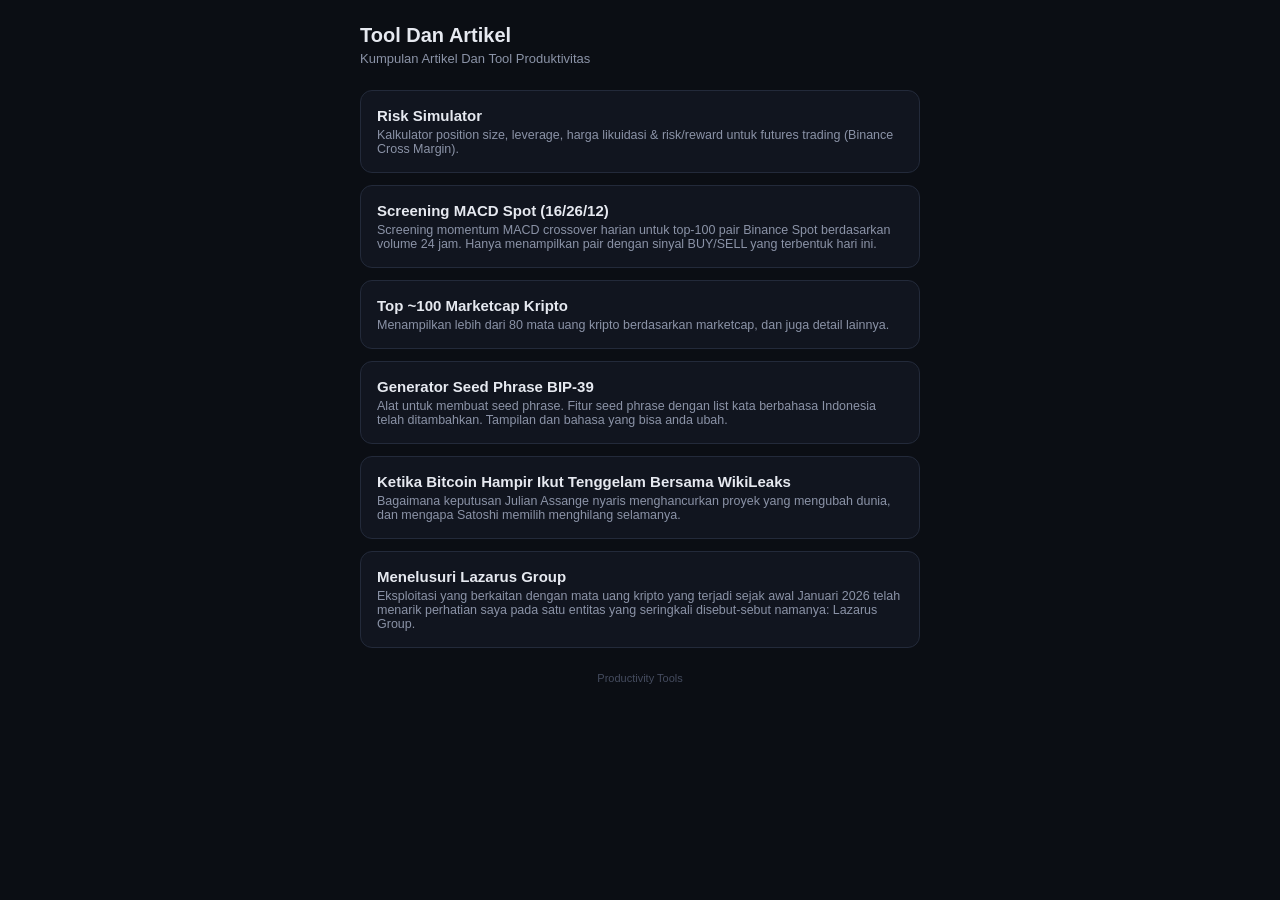
<file: index.html>
<!DOCTYPE html>
<html lang="id">
<head>
<meta charset="UTF-8">
<meta name="viewport" content="width=device-width, initial-scale=1.0">
<title>Index Artikel dan Tool Produktivitas</title>
<style>
  :root{
    --bg:#0b0e14;
    --panel:#11151f;
    --border:#232a3a;
    --text:#e6e9f0;
    --muted:#8b93a7;
    --accent:#3ddc97;
  }
  *{box-sizing:border-box;}
  body{
    margin:0;
    background:var(--bg);
    color:var(--text);
    font-family:-apple-system,BlinkMacSystemFont,'Segoe UI',Roboto,Helvetica,Arial,sans-serif;
    padding:24px 16px;
  }
  .wrap{max-width:560px;margin:0 auto;}
  h1{font-size:20px;margin:0 0 4px;}
  .subtitle{color:var(--muted);font-size:13px;margin-bottom:24px;}
  a.tool{
    display:block;
    background:var(--panel);
    border:1px solid var(--border);
    border-radius:12px;
    padding:16px;
    margin-bottom:12px;
    text-decoration:none;
    color:var(--text);
  }
  a.tool:hover{border-color:var(--accent);}
  a.tool .name{font-weight:700;font-size:15px;margin-bottom:4px;}
  a.tool .desc{color:var(--muted);font-size:12.5px;}
  footer{text-align:center;color:#454c5f;font-size:11px;margin-top:24px;}
</style>
</head>
<body>
<div class="wrap">
  <h1>Tool Dan Artikel</h1>
  <div class="subtitle">Kumpulan Artikel Dan Tool Produktivitas</div>

  <a class="tool" href="./risk-simulator/">
    <div class="name">Risk Simulator</div>
    <div class="desc">Kalkulator position size, leverage, harga likuidasi &amp; risk/reward untuk futures trading (Binance Cross Margin).</div>
  </a>
	<a class="tool" href="./signal/spot/">
		<div class="name">Screening MACD Spot (16/26/12)</div>
		<div class="desc">Screening momentum MACD crossover harian untuk top-100 pair Binance Spot berdasarkan volume 24 jam. Hanya menampilkan pair dengan sinyal BUY/SELL yang terbentuk hari ini.</div>
	</a>
	<a class="tool" href="./big-cap/">
    <div class="name">Top ~100 Marketcap Kripto</div>
    <div class="desc">Menampilkan lebih dari 80 mata uang kripto berdasarkan marketcap, dan juga detail lainnya. </div>
	</a>
  <a class="tool" href="https://rovikin.github.io/bip39/bip39-standalone.html">
    <div class="name">Generator Seed Phrase BIP-39</div>
    <div class="desc">Alat untuk membuat seed phrase. Fitur seed phrase dengan list kata berbahasa Indonesia telah ditambahkan. Tampilan dan bahasa yang bisa anda ubah.</div>
  </a>
	<a class="tool" href="./artikel-satoshi-wikileaks/">
		<div class="name">Ketika Bitcoin Hampir Ikut Tenggelam Bersama WikiLeaks</div>
		<div class="desc">Bagaimana keputusan Julian Assange nyaris menghancurkan proyek yang mengubah dunia, dan mengapa Satoshi memilih menghilang selamanya.</div>
	</a>
	<a class="tool" href="./lazarus/">
    <div class="name">Menelusuri Lazarus Group</div>
    <div class="desc">Eksploitasi yang berkaitan dengan mata uang kripto yang terjadi sejak awal Januari 2026 telah menarik perhatian saya pada satu entitas yang seringkali disebut-sebut namanya: Lazarus Group.</div>
  </a>
	</a>
</div>
<footer>Productivity Tools</footer>
</body>
</html>
</file>
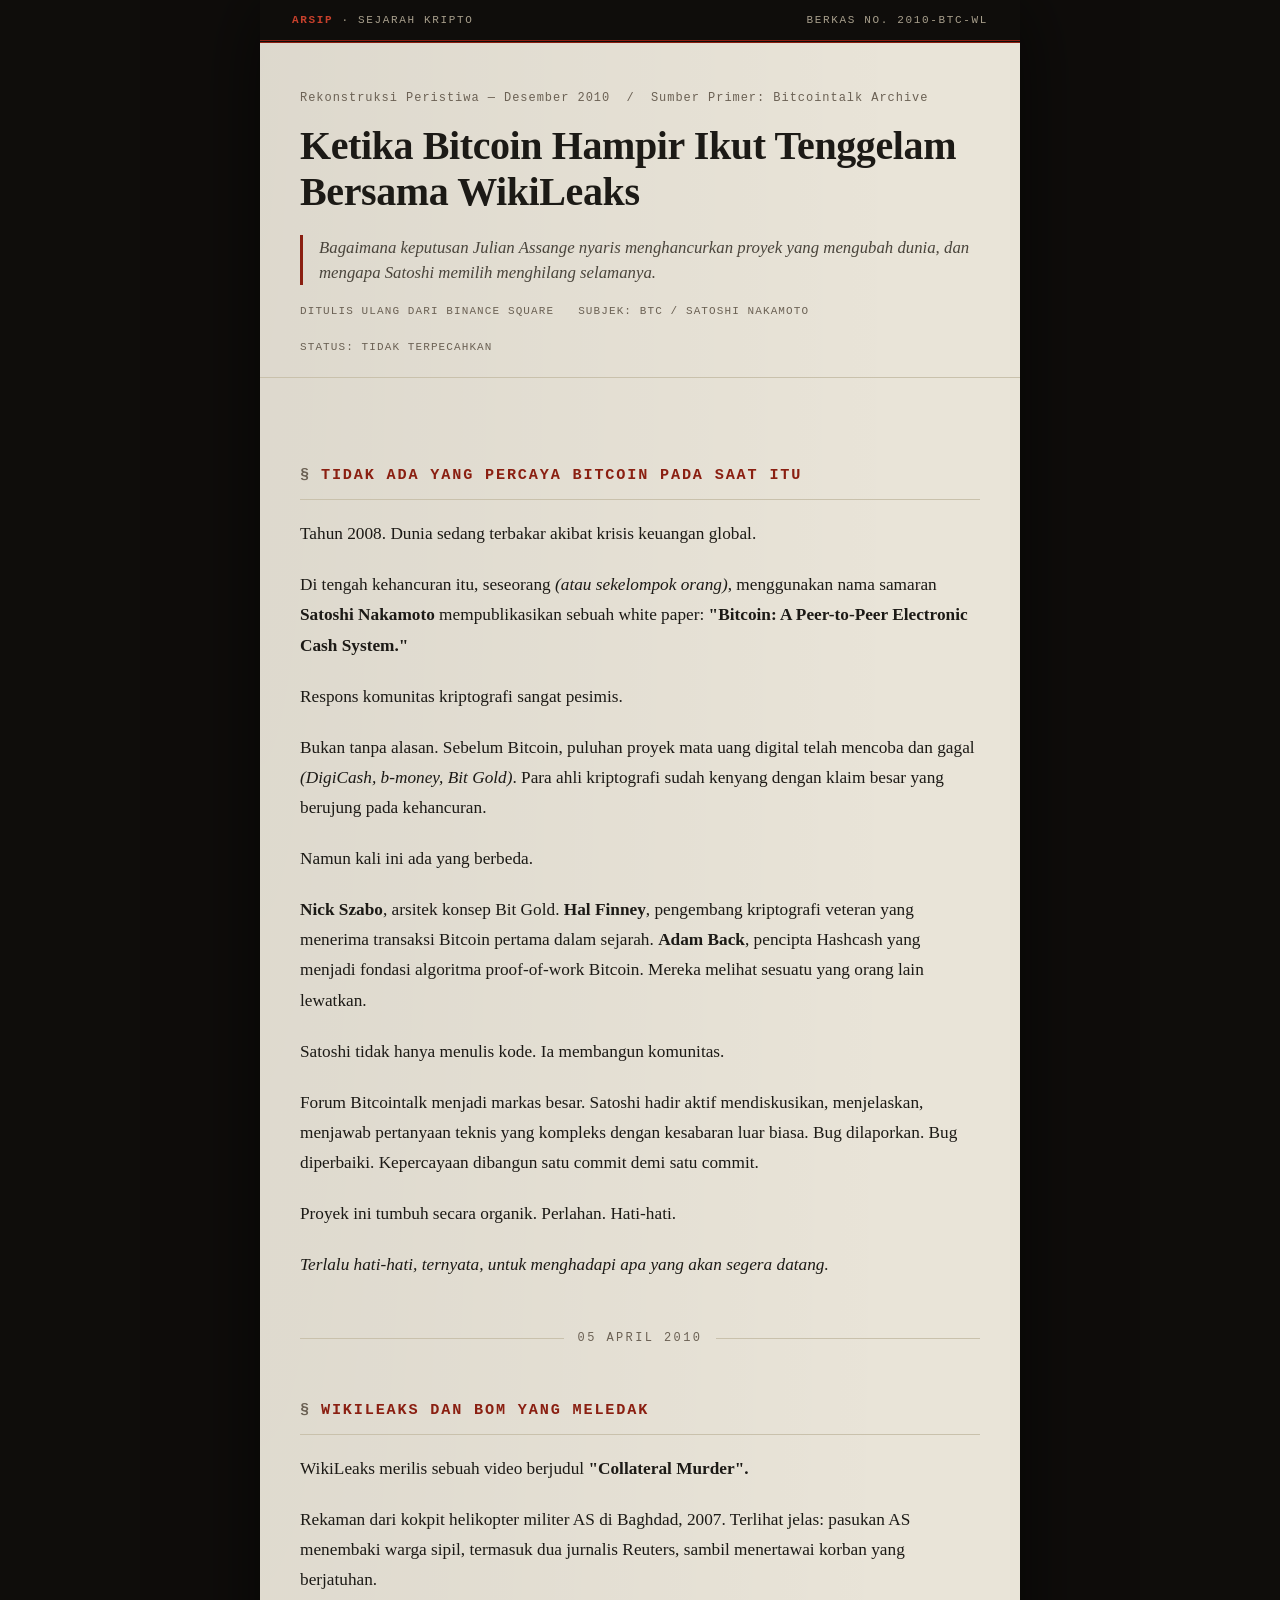
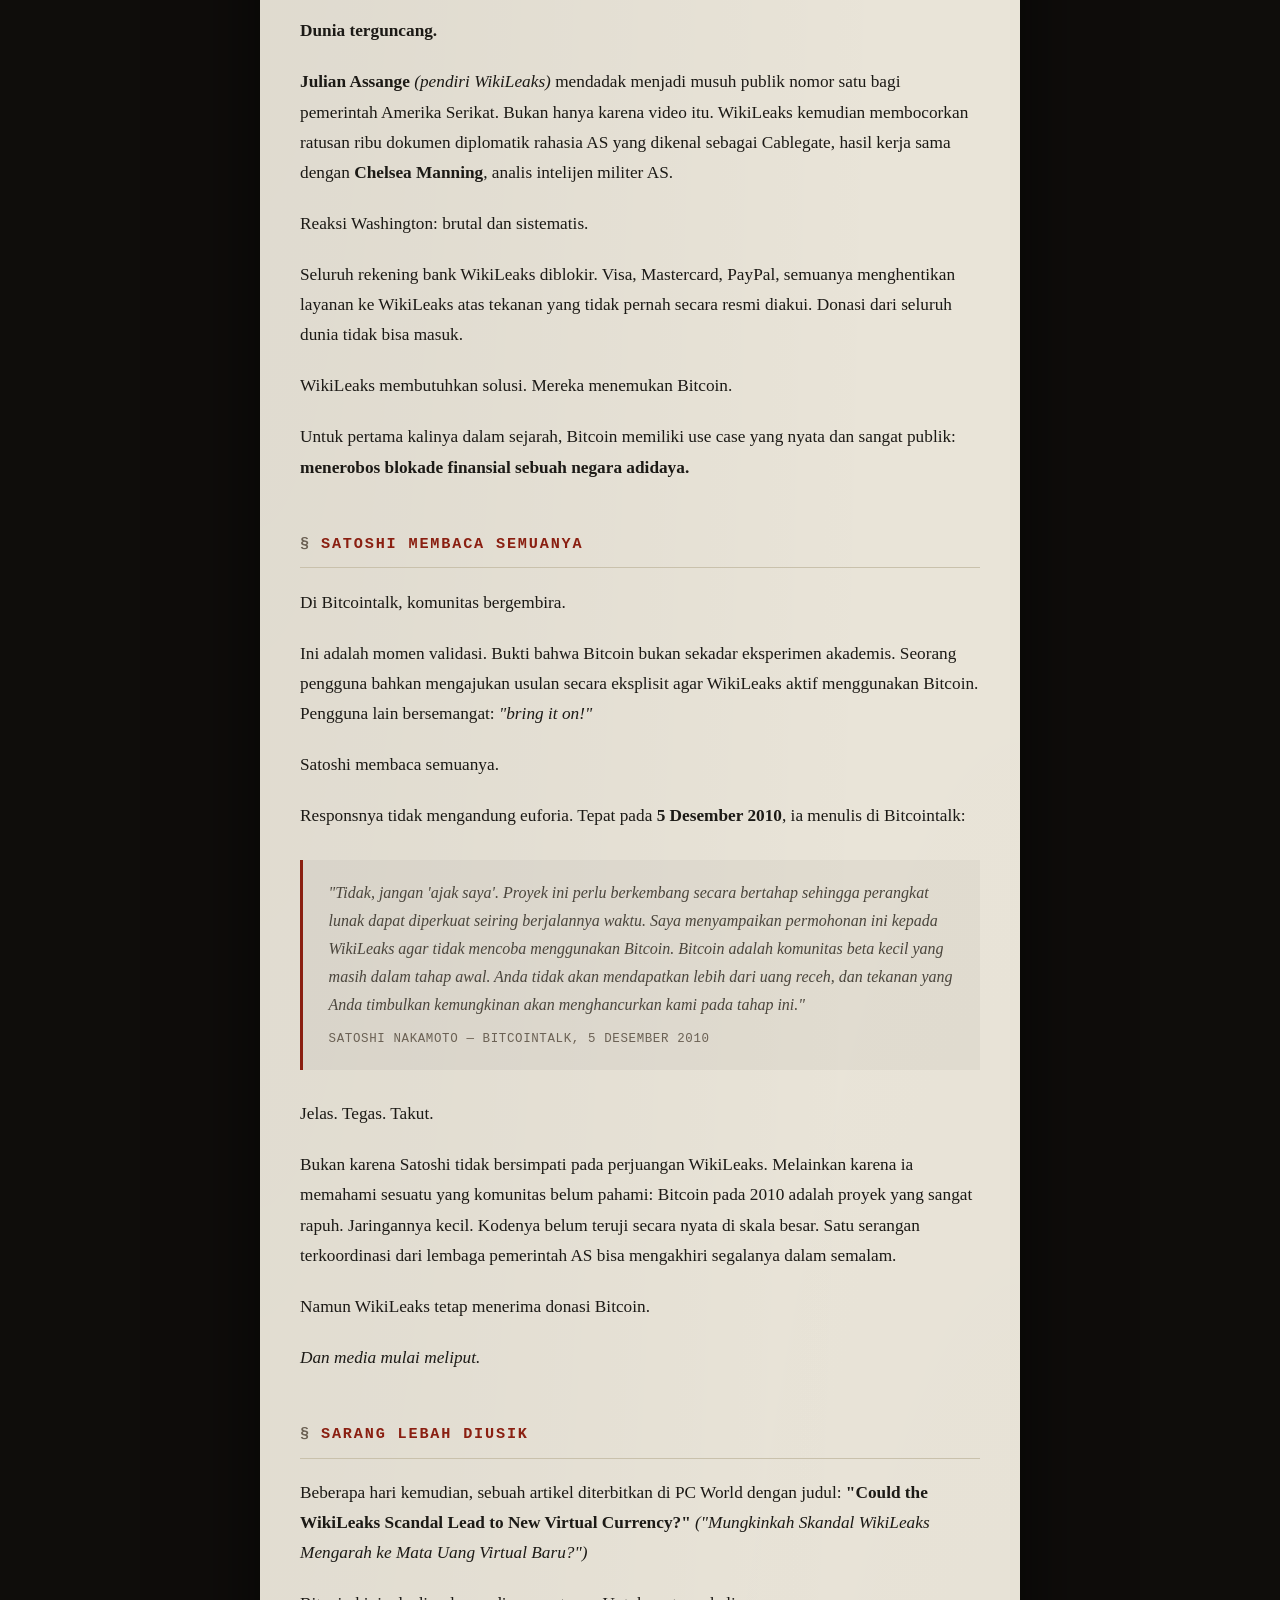
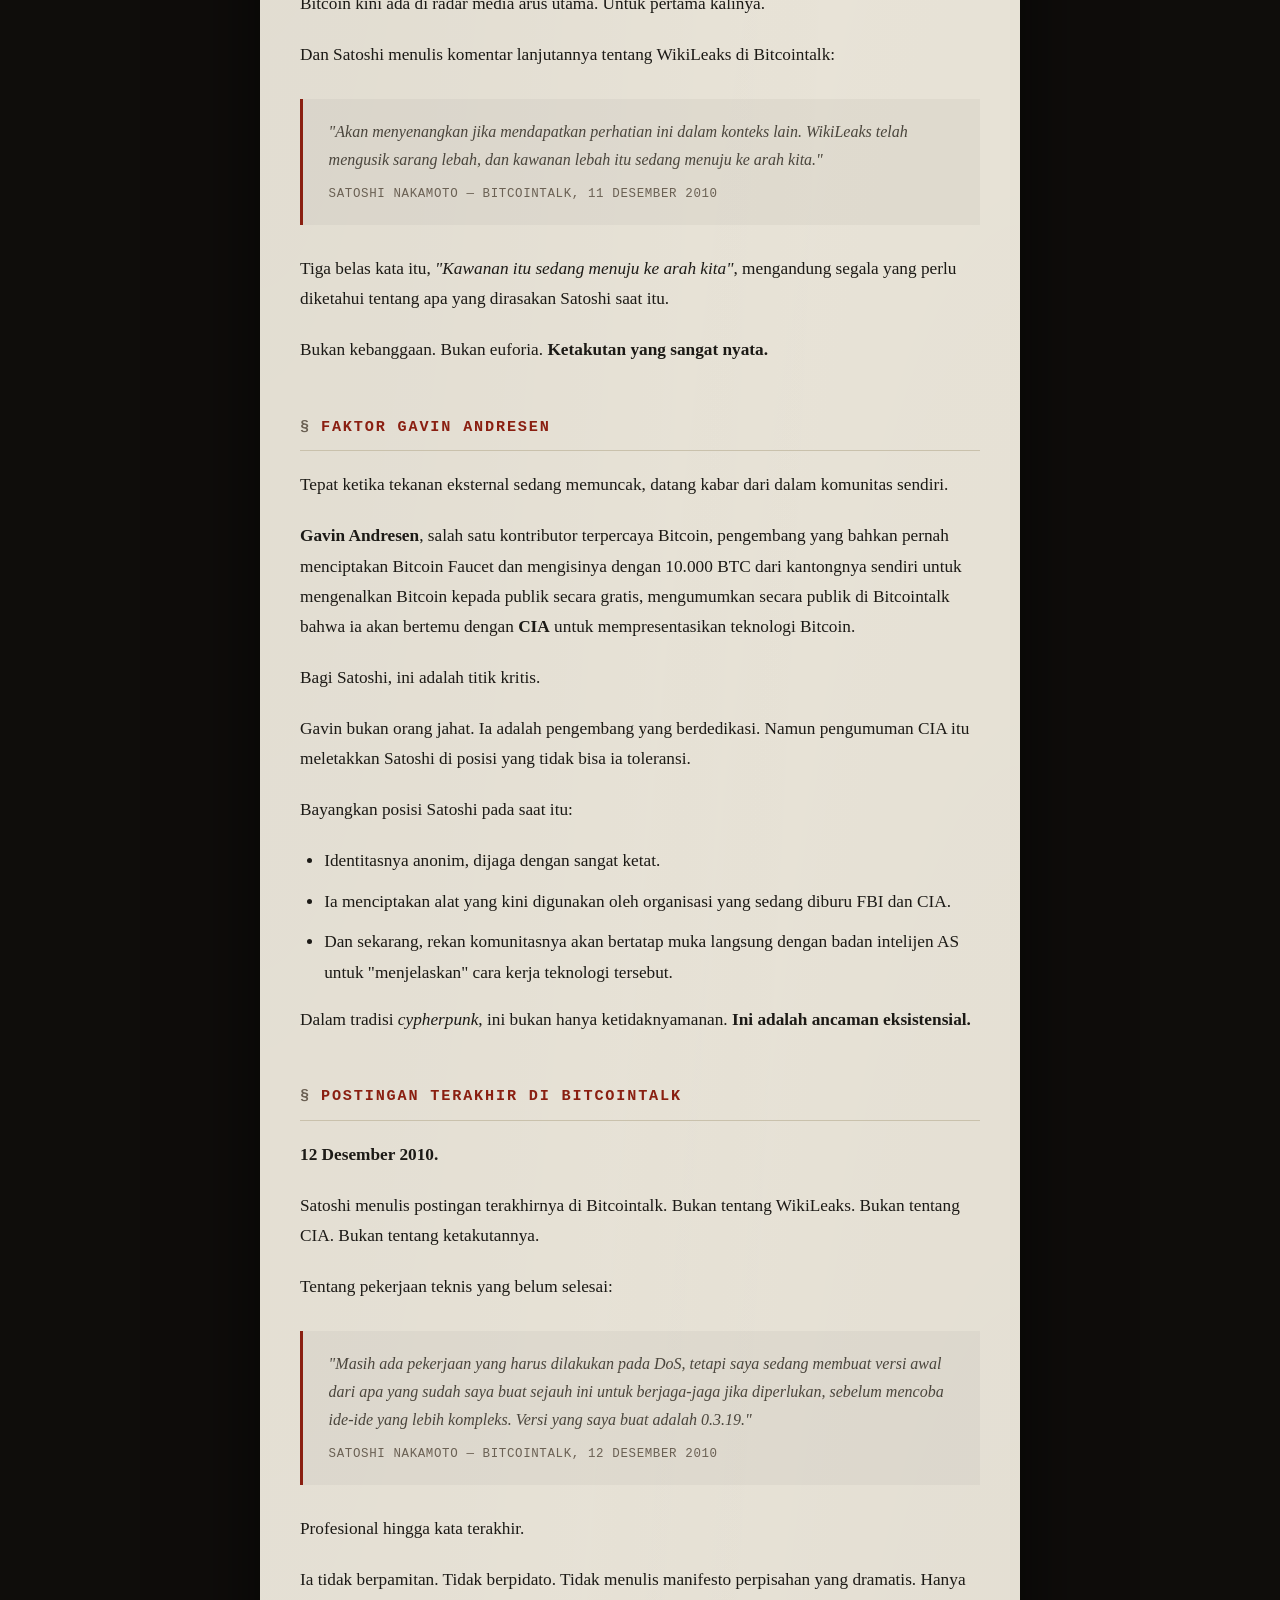
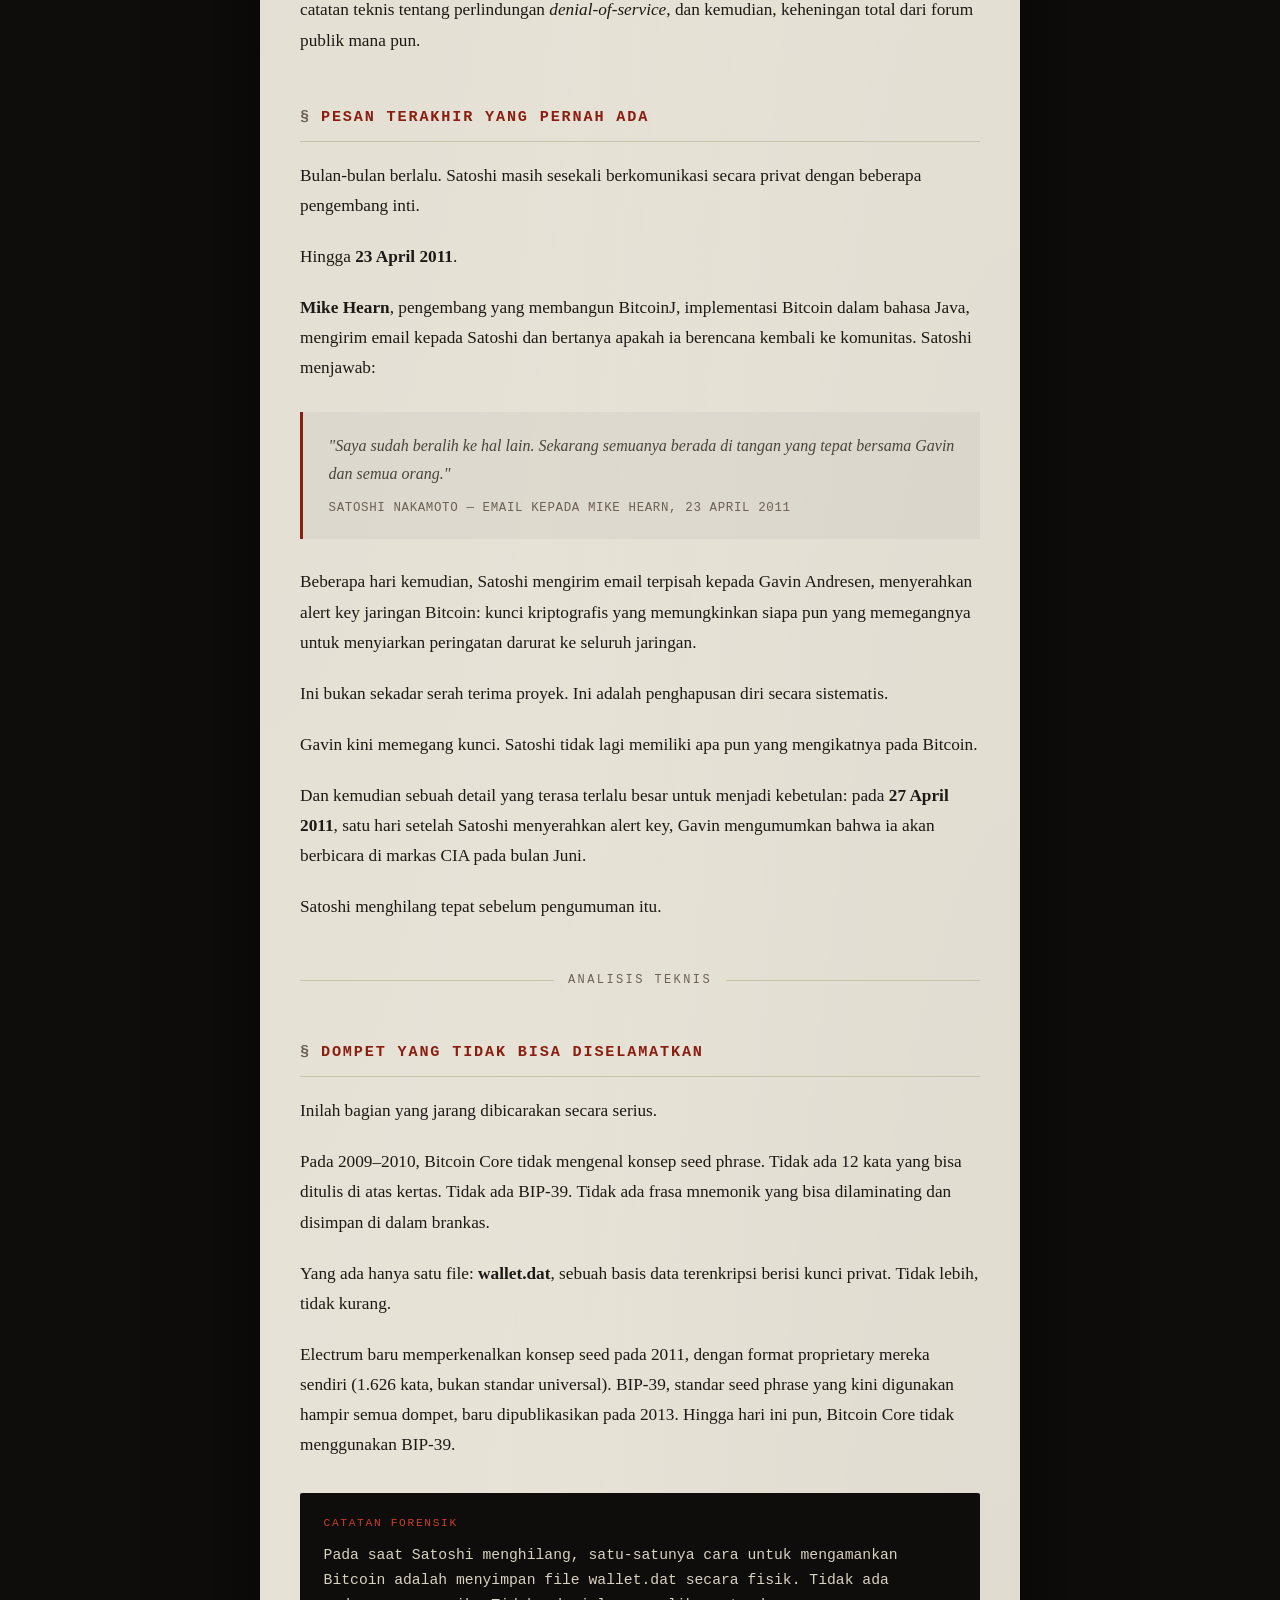
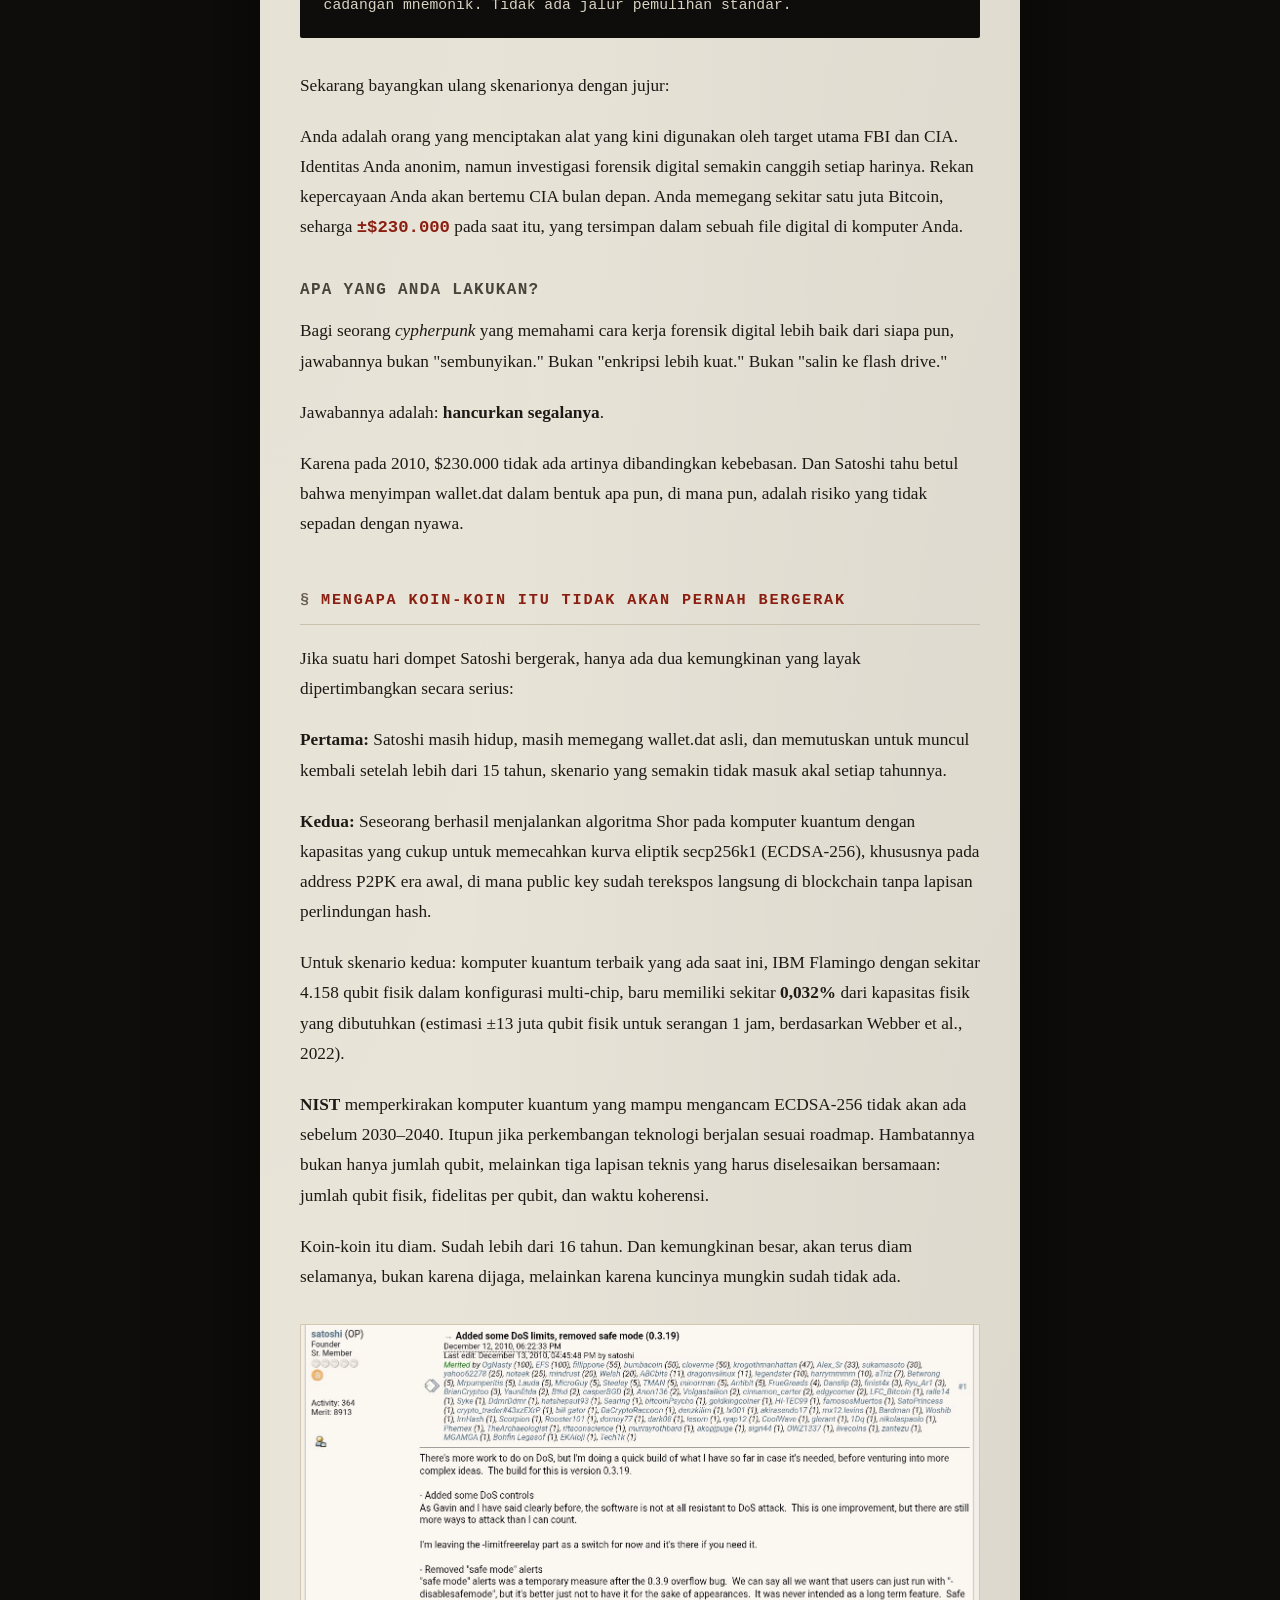
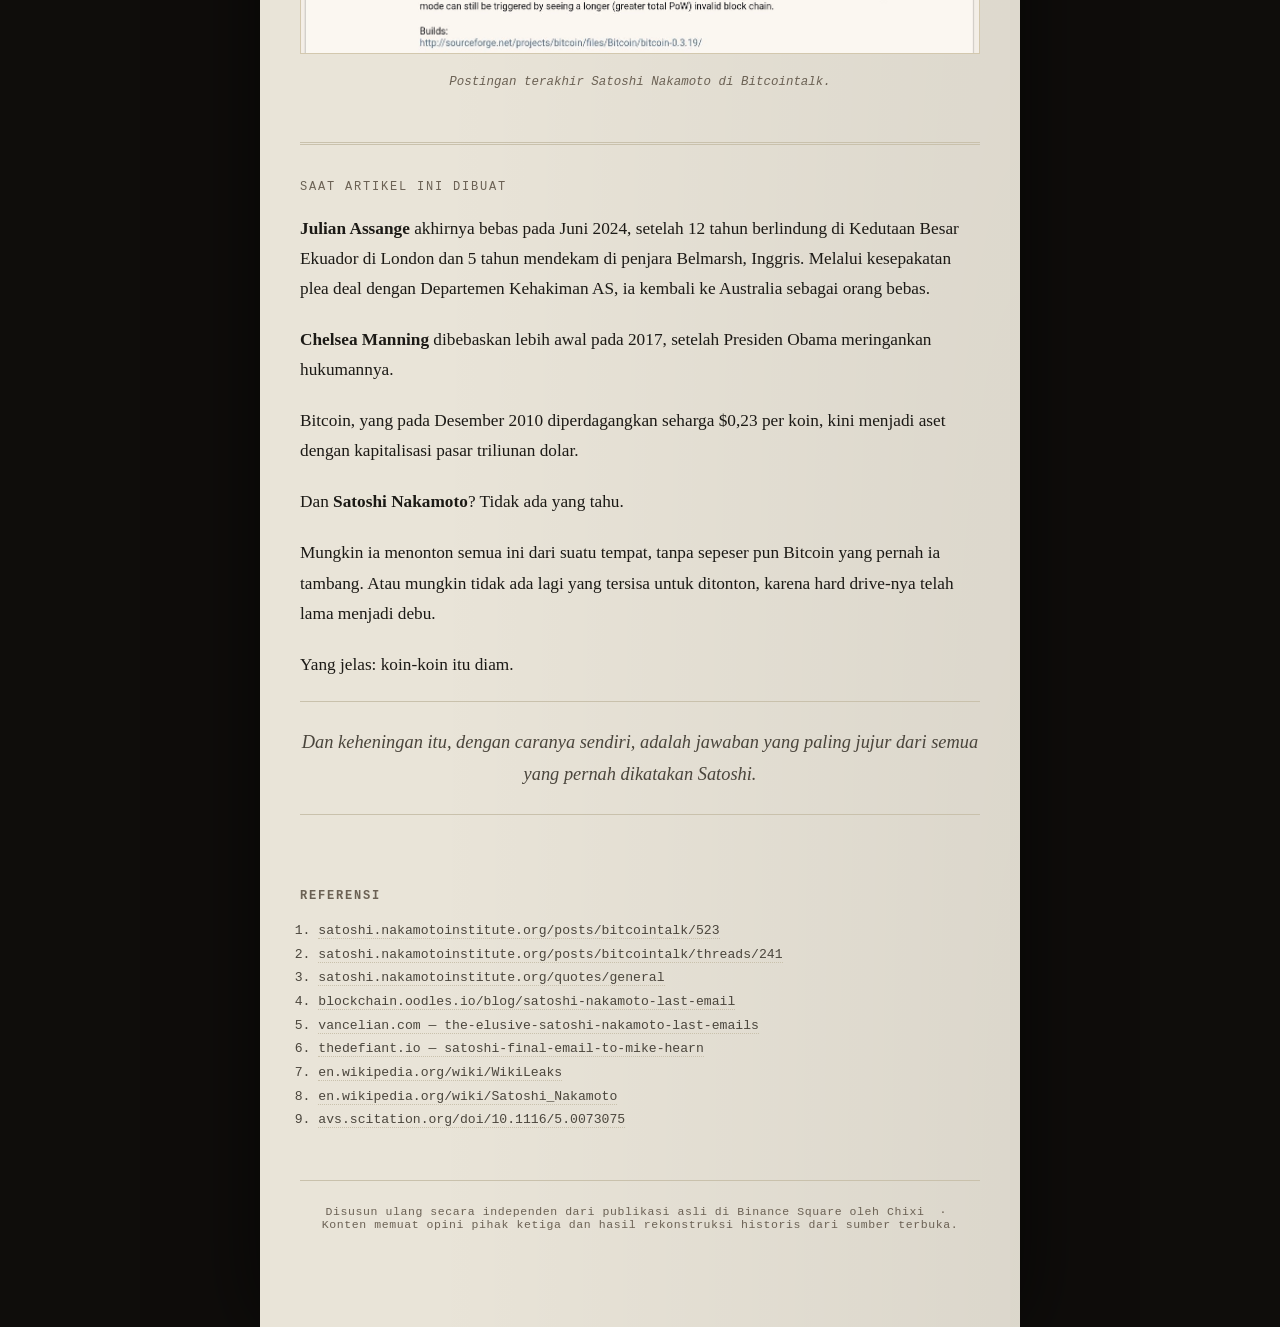
<file: artikel-satoshi-wikileaks/index.html>
<!DOCTYPE html>
<html lang="id">
<head>
<meta charset="UTF-8">
<meta name="viewport" content="width=device-width, initial-scale=1.0">
<title>Ketika Bitcoin Hampir Ikut Tenggelam Bersama WikiLeaks</title>
<style>
  :root{
    --paper:#e9e4d8;
    --ink:#1c1a16;
    --ink-soft:#4a453c;
    --redact:#0f0d0b;
    --accent:#8a1f11;
    --line:#c9c1ac;
    --stamp:#6b6154;
  }

  *{box-sizing:border-box;}

  html{background:var(--redact);}

  body{
    margin:0;
    background:var(--redact);
    color:var(--ink);
    font-family:'Courier New', Courier, monospace;
    -webkit-font-smoothing:antialiased;
  }

  @font-face{
    font-family:'fallback-serif';
    src:local('Georgia');
  }

  .sheet{
    max-width:760px;
    margin:0 auto;
    background:var(--paper);
    background-image:
      radial-gradient(ellipse at top left, rgba(0,0,0,0.05), transparent 60%),
      radial-gradient(ellipse at bottom right, rgba(0,0,0,0.06), transparent 55%);
    box-shadow:0 0 80px rgba(0,0,0,0.6);
    min-height:100vh;
    padding:0 0 6rem 0;
  }

  /* HEADER / CLASSIFICATION BAR */
  .classbar{
    display:flex;
    justify-content:space-between;
    align-items:center;
    padding:14px 32px;
    background:var(--redact);
    color:#a89f8c;
    font-size:11px;
    letter-spacing:0.15em;
    text-transform:uppercase;
    border-bottom:3px double var(--accent);
  }
  .classbar span.tag{color:#c7402c;font-weight:bold;}

  .fileheader{
    padding:48px 40px 24px 40px;
    border-bottom:1px solid var(--line);
  }
  .fileheader .doc-id{
    font-size:12px;
    color:var(--stamp);
    letter-spacing:0.08em;
    margin-bottom:18px;
  }

  h1.title{
    font-family: Georgia, 'Times New Roman', serif;
    font-weight:700;
    font-size:2.5rem;
    line-height:1.15;
    margin:0 0 20px 0;
    color:var(--ink);
    letter-spacing:-0.01em;
  }

  .subtitle{
    font-family: Georgia, serif;
    font-style:italic;
    font-size:1.05rem;
    color:var(--ink-soft);
    line-height:1.5;
    margin:0 0 20px 0;
    border-left:3px solid var(--accent);
    padding-left:16px;
  }

  .meta-row{
    display:flex;
    gap:24px;
    font-size:11px;
    color:var(--stamp);
    text-transform:uppercase;
    letter-spacing:0.1em;
    flex-wrap:wrap;
  }

  /* BODY */
  .content{
    padding:36px 40px 0 40px;
    font-family: Georgia, 'Times New Roman', serif;
    font-size:1.08rem;
    line-height:1.75;
    color:var(--ink);
  }

  .content h2{
    font-family:'Courier New', monospace;
    font-size:0.95rem;
    text-transform:uppercase;
    letter-spacing:0.12em;
    color:var(--accent);
    margin:3rem 0 1.2rem 0;
    padding-bottom:10px;
    border-bottom:1px solid var(--line);
    display:flex;
    align-items:center;
    gap:10px;
  }
  .content h2::before{
    content:"§";
    color:var(--stamp);
  }

  .content h3{
    font-family:'Courier New', monospace;
    font-size:1rem;
    text-transform:uppercase;
    letter-spacing:0.08em;
    color:var(--ink-soft);
    margin:2rem 0 0.8rem 0;
  }

  .content p{
    margin:0 0 1.2em 0;
  }

  .content strong{color:var(--ink);font-weight:700;}

  .content a{
    color:var(--accent);
    text-decoration:none;
    border-bottom:1px solid rgba(138,31,17,0.4);
  }
  .content a:hover{border-bottom-color:var(--accent);}

  blockquote{
    margin:1.8em 0;
    padding:1.2em 1.6em;
    background:rgba(0,0,0,0.035);
    border-left:3px solid var(--accent);
    font-style:italic;
    font-size:1rem;
    color:var(--ink-soft);
    position:relative;
  }
  blockquote cite{
    display:block;
    margin-top:0.8em;
    font-style:normal;
    font-family:'Courier New', monospace;
    font-size:0.78rem;
    letter-spacing:0.05em;
    text-transform:uppercase;
    color:var(--stamp);
  }

  .redacted-block{
    margin:2.2em 0;
    padding:1.4em 1.6em;
    background:var(--redact);
    color:#d8d2c2;
    font-family:'Courier New', monospace;
    font-size:0.92rem;
    line-height:1.7;
    border-radius:2px;
  }
  .redacted-block .rb-label{
    display:block;
    font-size:0.7rem;
    letter-spacing:0.15em;
    text-transform:uppercase;
    color:#c7402c;
    margin-bottom:10px;
  }

  .caption-img{
    margin:2rem 0;
    text-align:center;
  }
  .caption-img img{
    max-width:100%;
    filter:sepia(15%) contrast(1.02);
    border:1px solid var(--line);
  }
  .caption-img figcaption{
    font-family:'Courier New', monospace;
    font-size:0.78rem;
    color:var(--stamp);
    margin-top:8px;
    font-style:italic;
  }

  .divider-stamp{
    display:flex;
    align-items:center;
    gap:14px;
    margin:3rem 0;
    color:var(--stamp);
    font-family:'Courier New', monospace;
    font-size:0.75rem;
    letter-spacing:0.2em;
    text-transform:uppercase;
  }
  .divider-stamp::before,
  .divider-stamp::after{
    content:"";
    flex:1;
    height:1px;
    background:var(--line);
  }

  .price-tag{
    font-family:'Courier New', monospace;
    font-weight:bold;
    color:var(--accent);
  }

  .epilogue{
    margin-top:3rem;
    padding-top:2rem;
    border-top:3px double var(--line);
  }
  .epilogue .eyebrow{
    font-family:'Courier New', monospace;
    font-size:0.75rem;
    letter-spacing:0.15em;
    text-transform:uppercase;
    color:var(--stamp);
    margin-bottom:1rem;
  }

  .closing-line{
    font-size:1.15rem;
    font-style:italic;
    color:var(--ink-soft);
    text-align:center;
    margin:3rem 0 1rem 0;
    padding:1.5rem 0;
    border-top:1px solid var(--line);
    border-bottom:1px solid var(--line);
  }

  /* REFERENCES */
  .references{
    padding:36px 40px 0 40px;
    font-family:'Courier New', monospace;
    font-size:0.82rem;
    color:var(--ink-soft);
  }
  .references h4{
    text-transform:uppercase;
    letter-spacing:0.15em;
    font-size:0.75rem;
    color:var(--stamp);
    margin-bottom:1rem;
  }
  .references ol{
    padding-left:1.4em;
    line-height:1.8;
    word-break:break-all;
  }
  .references a{
    color:var(--ink-soft);
    text-decoration:none;
    border-bottom:1px dotted var(--line);
  }
  .references a:hover{color:var(--accent);}

  .footer-source{
    margin:3rem 40px 0 40px;
    padding-top:1.5rem;
    border-top:1px solid var(--line);
    font-family:'Courier New', monospace;
    font-size:0.72rem;
    color:var(--stamp);
    text-align:center;
    letter-spacing:0.05em;
  }

  @media (max-width:600px){
    .fileheader,.content,.references,.footer-source{padding-left:22px;padding-right:22px;}
    h1.title{font-size:1.7rem;}
    .classbar{padding:12px 18px;font-size:9.5px;}
    .content{font-size:1rem;}
  }
</style>
</head>
<body>

<div class="sheet">

  <div class="classbar">
    <span><span class="tag">ARSIP</span> · Sejarah Kripto</span>
    <span>Berkas No. 2010-BTC-WL</span>
  </div>

  <div class="fileheader">
    <div class="doc-id">Rekonstruksi Peristiwa — Desember 2010 &nbsp;/&nbsp; Sumber Primer: Bitcointalk Archive</div>
    <h1 class="title">Ketika Bitcoin Hampir Ikut Tenggelam Bersama WikiLeaks</h1>
    <p class="subtitle">Bagaimana keputusan Julian Assange nyaris menghancurkan proyek yang mengubah dunia, dan mengapa Satoshi memilih menghilang selamanya.</p>
    <div class="meta-row">
      <span>Ditulis ulang dari Binance Square</span>
      <span>Subjek: BTC / Satoshi Nakamoto</span>
      <span>Status: Tidak Terpecahkan</span>
    </div>
  </div>

  <div class="content">

    <h2>Tidak Ada Yang Percaya Bitcoin Pada Saat Itu</h2>
    <p>Tahun 2008. Dunia sedang terbakar akibat krisis keuangan global.</p>
    <p>Di tengah kehancuran itu, seseorang <em>(atau sekelompok orang)</em>, menggunakan nama samaran <strong>Satoshi Nakamoto</strong> mempublikasikan sebuah white paper: <strong>"Bitcoin: A Peer-to-Peer Electronic Cash System."</strong></p>
    <p>Respons komunitas kriptografi sangat pesimis.</p>
    <p>Bukan tanpa alasan. Sebelum Bitcoin, puluhan proyek mata uang digital telah mencoba dan gagal <em>(DigiCash, b-money, Bit Gold)</em>. Para ahli kriptografi sudah kenyang dengan klaim besar yang berujung pada kehancuran.</p>
    <p>Namun kali ini ada yang berbeda.</p>
    <p><strong>Nick Szabo</strong>, arsitek konsep Bit Gold. <strong>Hal Finney</strong>, pengembang kriptografi veteran yang menerima transaksi Bitcoin pertama dalam sejarah. <strong>Adam Back</strong>, pencipta Hashcash yang menjadi fondasi algoritma proof-of-work Bitcoin. Mereka melihat sesuatu yang orang lain lewatkan.</p>
    <p>Satoshi tidak hanya menulis kode. Ia membangun komunitas.</p>
    <p>Forum Bitcointalk menjadi markas besar. Satoshi hadir aktif mendiskusikan, menjelaskan, menjawab pertanyaan teknis yang kompleks dengan kesabaran luar biasa. Bug dilaporkan. Bug diperbaiki. Kepercayaan dibangun satu commit demi satu commit.</p>
    <p>Proyek ini tumbuh secara organik. Perlahan. Hati-hati.</p>
    <p><em>Terlalu hati-hati, ternyata, untuk menghadapi apa yang akan segera datang.</em></p>

    <div class="divider-stamp">05 April 2010</div>

    <h2>WikiLeaks dan Bom yang Meledak</h2>
    <p>WikiLeaks merilis sebuah video berjudul <strong>"Collateral Murder".</strong></p>
    <p>Rekaman dari kokpit helikopter militer AS di Baghdad, 2007. Terlihat jelas: pasukan AS menembaki warga sipil, termasuk dua jurnalis Reuters, sambil menertawai korban yang berjatuhan.</p>
    <p><strong>Dunia terguncang.</strong></p>
    <p><strong>Julian Assange</strong> <em>(pendiri WikiLeaks)</em> mendadak menjadi musuh publik nomor satu bagi pemerintah Amerika Serikat. Bukan hanya karena video itu. WikiLeaks kemudian membocorkan ratusan ribu dokumen diplomatik rahasia AS yang dikenal sebagai Cablegate, hasil kerja sama dengan <strong>Chelsea Manning</strong>, analis intelijen militer AS.</p>
    <p>Reaksi Washington: brutal dan sistematis.</p>
    <p>Seluruh rekening bank WikiLeaks diblokir. Visa, Mastercard, PayPal, semuanya menghentikan layanan ke WikiLeaks atas tekanan yang tidak pernah secara resmi diakui. Donasi dari seluruh dunia tidak bisa masuk.</p>
    <p>WikiLeaks membutuhkan solusi. Mereka menemukan Bitcoin.</p>
    <p>Untuk pertama kalinya dalam sejarah, Bitcoin memiliki use case yang nyata dan sangat publik: <strong>menerobos blokade finansial sebuah negara adidaya.</strong></p>

    <h2>Satoshi Membaca Semuanya</h2>
    <p>Di Bitcointalk, komunitas bergembira.</p>
    <p>Ini adalah momen validasi. Bukti bahwa Bitcoin bukan sekadar eksperimen akademis. Seorang pengguna bahkan mengajukan usulan secara eksplisit agar WikiLeaks aktif menggunakan Bitcoin. Pengguna lain bersemangat: <em>"bring it on!"</em></p>
    <p>Satoshi membaca semuanya.</p>
    <p>Responsnya tidak mengandung euforia. Tepat pada <strong>5 Desember 2010</strong>, ia menulis di Bitcointalk:</p>

    <blockquote>
      "Tidak, jangan 'ajak saya'. Proyek ini perlu berkembang secara bertahap sehingga perangkat lunak dapat diperkuat seiring berjalannya waktu. Saya menyampaikan permohonan ini kepada WikiLeaks agar tidak mencoba menggunakan Bitcoin. Bitcoin adalah komunitas beta kecil yang masih dalam tahap awal. Anda tidak akan mendapatkan lebih dari uang receh, dan tekanan yang Anda timbulkan kemungkinan akan menghancurkan kami pada tahap ini."
      <cite>Satoshi Nakamoto — Bitcointalk, 5 Desember 2010</cite>
    </blockquote>

    <p>Jelas. Tegas. Takut.</p>
    <p>Bukan karena Satoshi tidak bersimpati pada perjuangan WikiLeaks. Melainkan karena ia memahami sesuatu yang komunitas belum pahami: Bitcoin pada 2010 adalah proyek yang sangat rapuh. Jaringannya kecil. Kodenya belum teruji secara nyata di skala besar. Satu serangan terkoordinasi dari lembaga pemerintah AS bisa mengakhiri segalanya dalam semalam.</p>
    <p>Namun WikiLeaks tetap menerima donasi Bitcoin.</p>
    <p><em>Dan media mulai meliput.</em></p>

    <h2>Sarang Lebah Diusik</h2>
    <p>Beberapa hari kemudian, sebuah artikel diterbitkan di PC World dengan judul: <strong>"Could the WikiLeaks Scandal Lead to New Virtual Currency?"</strong> <em>("Mungkinkah Skandal WikiLeaks Mengarah ke Mata Uang Virtual Baru?")</em></p>
    <p>Bitcoin kini ada di radar media arus utama. Untuk pertama kalinya.</p>
    <p>Dan Satoshi menulis komentar lanjutannya tentang WikiLeaks di Bitcointalk:</p>

    <blockquote>
      "Akan menyenangkan jika mendapatkan perhatian ini dalam konteks lain. WikiLeaks telah mengusik sarang lebah, dan kawanan lebah itu sedang menuju ke arah kita."
      <cite>Satoshi Nakamoto — Bitcointalk, 11 Desember 2010</cite>
    </blockquote>

    <p>Tiga belas kata itu, <em>"Kawanan itu sedang menuju ke arah kita"</em>, mengandung segala yang perlu diketahui tentang apa yang dirasakan Satoshi saat itu.</p>
    <p>Bukan kebanggaan. Bukan euforia. <strong>Ketakutan yang sangat nyata.</strong></p>

    <h2>Faktor Gavin Andresen</h2>
    <p>Tepat ketika tekanan eksternal sedang memuncak, datang kabar dari dalam komunitas sendiri.</p>
    <p><strong>Gavin Andresen</strong>, salah satu kontributor terpercaya Bitcoin, pengembang yang bahkan pernah menciptakan Bitcoin Faucet dan mengisinya dengan 10.000 BTC dari kantongnya sendiri untuk mengenalkan Bitcoin kepada publik secara gratis, mengumumkan secara publik di Bitcointalk bahwa ia akan bertemu dengan <strong>CIA</strong> untuk mempresentasikan teknologi Bitcoin.</p>
    <p>Bagi Satoshi, ini adalah titik kritis.</p>
    <p>Gavin bukan orang jahat. Ia adalah pengembang yang berdedikasi. Namun pengumuman CIA itu meletakkan Satoshi di posisi yang tidak bisa ia toleransi.</p>
    <p>Bayangkan posisi Satoshi pada saat itu:</p>
    <ul style="padding-left:1.4em;">
      <li style="margin-bottom:0.6em;">Identitasnya anonim, dijaga dengan sangat ketat.</li>
      <li style="margin-bottom:0.6em;">Ia menciptakan alat yang kini digunakan oleh organisasi yang sedang diburu FBI dan CIA.</li>
      <li style="margin-bottom:0.6em;">Dan sekarang, rekan komunitasnya akan bertatap muka langsung dengan badan intelijen AS untuk "menjelaskan" cara kerja teknologi tersebut.</li>
    </ul>
    <p>Dalam tradisi <em>cypherpunk</em>, ini bukan hanya ketidaknyamanan. <strong>Ini adalah ancaman eksistensial.</strong></p>

    <h2>Postingan Terakhir di Bitcointalk</h2>
    <p><strong>12 Desember 2010.</strong></p>
    <p>Satoshi menulis postingan terakhirnya di Bitcointalk. Bukan tentang WikiLeaks. Bukan tentang CIA. Bukan tentang ketakutannya.</p>
    <p>Tentang pekerjaan teknis yang belum selesai:</p>

    <blockquote>
      "Masih ada pekerjaan yang harus dilakukan pada DoS, tetapi saya sedang membuat versi awal dari apa yang sudah saya buat sejauh ini untuk berjaga-jaga jika diperlukan, sebelum mencoba ide-ide yang lebih kompleks. Versi yang saya buat adalah 0.3.19."
      <cite>Satoshi Nakamoto — Bitcointalk, 12 Desember 2010</cite>
    </blockquote>

    <p>Profesional hingga kata terakhir.</p>
    <p>Ia tidak berpamitan. Tidak berpidato. Tidak menulis manifesto perpisahan yang dramatis. Hanya catatan teknis tentang perlindungan <em>denial-of-service</em>, dan kemudian, keheningan total dari forum publik mana pun.</p>

    <h2>Pesan Terakhir yang Pernah Ada</h2>
    <p>Bulan-bulan berlalu. Satoshi masih sesekali berkomunikasi secara privat dengan beberapa pengembang inti.</p>
    <p>Hingga <strong>23 April 2011</strong>.</p>
    <p><strong>Mike Hearn</strong>, pengembang yang membangun BitcoinJ, implementasi Bitcoin dalam bahasa Java, mengirim email kepada Satoshi dan bertanya apakah ia berencana kembali ke komunitas. Satoshi menjawab:</p>

    <blockquote>
      "Saya sudah beralih ke hal lain. Sekarang semuanya berada di tangan yang tepat bersama Gavin dan semua orang."
      <cite>Satoshi Nakamoto — Email kepada Mike Hearn, 23 April 2011</cite>
    </blockquote>

    <p>Beberapa hari kemudian, Satoshi mengirim email terpisah kepada Gavin Andresen, menyerahkan alert key jaringan Bitcoin: kunci kriptografis yang memungkinkan siapa pun yang memegangnya untuk menyiarkan peringatan darurat ke seluruh jaringan.</p>
    <p>Ini bukan sekadar serah terima proyek. Ini adalah penghapusan diri secara sistematis.</p>
    <p>Gavin kini memegang kunci. Satoshi tidak lagi memiliki apa pun yang mengikatnya pada Bitcoin.</p>
    <p>Dan kemudian sebuah detail yang terasa terlalu besar untuk menjadi kebetulan: pada <strong>27 April 2011</strong>, satu hari setelah Satoshi menyerahkan alert key, Gavin mengumumkan bahwa ia akan berbicara di markas CIA pada bulan Juni.</p>
    <p>Satoshi menghilang tepat sebelum pengumuman itu.</p>

    <div class="divider-stamp">Analisis Teknis</div>

    <h2>Dompet yang Tidak Bisa Diselamatkan</h2>
    <p>Inilah bagian yang jarang dibicarakan secara serius.</p>
    <p>Pada 2009–2010, Bitcoin Core tidak mengenal konsep seed phrase. Tidak ada 12 kata yang bisa ditulis di atas kertas. Tidak ada BIP-39. Tidak ada frasa mnemonik yang bisa dilaminating dan disimpan di dalam brankas.</p>
    <p>Yang ada hanya satu file: <strong>wallet.dat</strong>, sebuah basis data terenkripsi berisi kunci privat. Tidak lebih, tidak kurang.</p>
    <p>Electrum baru memperkenalkan konsep seed pada 2011, dengan format proprietary mereka sendiri (1.626 kata, bukan standar universal). BIP-39, standar seed phrase yang kini digunakan hampir semua dompet, baru dipublikasikan pada 2013. Hingga hari ini pun, Bitcoin Core tidak menggunakan BIP-39.</p>

    <div class="redacted-block">
      <span class="rb-label">Catatan Forensik</span>
      Pada saat Satoshi menghilang, satu-satunya cara untuk mengamankan Bitcoin adalah menyimpan file wallet.dat secara fisik. Tidak ada cadangan mnemonik. Tidak ada jalur pemulihan standar.
    </div>

    <p>Sekarang bayangkan ulang skenarionya dengan jujur:</p>
    <p>Anda adalah orang yang menciptakan alat yang kini digunakan oleh target utama FBI dan CIA. Identitas Anda anonim, namun investigasi forensik digital semakin canggih setiap harinya. Rekan kepercayaan Anda akan bertemu CIA bulan depan. Anda memegang sekitar satu juta Bitcoin, seharga <span class="price-tag">±$230.000</span> pada saat itu, yang tersimpan dalam sebuah file digital di komputer Anda.</p>

    <h3>Apa yang Anda lakukan?</h3>
    <p>Bagi seorang <em>cypherpunk</em> yang memahami cara kerja forensik digital lebih baik dari siapa pun, jawabannya bukan "sembunyikan." Bukan "enkripsi lebih kuat." Bukan "salin ke flash drive."</p>
    <p>Jawabannya adalah: <strong>hancurkan segalanya</strong>.</p>
    <p>Karena pada 2010, $230.000 tidak ada artinya dibandingkan kebebasan. Dan Satoshi tahu betul bahwa menyimpan wallet.dat dalam bentuk apa pun, di mana pun, adalah risiko yang tidak sepadan dengan nyawa.</p>

    <h2>Mengapa Koin-Koin Itu Tidak Akan Pernah Bergerak</h2>
    <p>Jika suatu hari dompet Satoshi bergerak, hanya ada dua kemungkinan yang layak dipertimbangkan secara serius:</p>
    <p><strong>Pertama:</strong> Satoshi masih hidup, masih memegang wallet.dat asli, dan memutuskan untuk muncul kembali setelah lebih dari 15 tahun, skenario yang semakin tidak masuk akal setiap tahunnya.</p>
    <p><strong>Kedua:</strong> Seseorang berhasil menjalankan algoritma Shor pada komputer kuantum dengan kapasitas yang cukup untuk memecahkan kurva eliptik secp256k1 (ECDSA-256), khususnya pada address P2PK era awal, di mana public key sudah terekspos langsung di blockchain tanpa lapisan perlindungan hash.</p>
    <p>Untuk skenario kedua: komputer kuantum terbaik yang ada saat ini, IBM Flamingo dengan sekitar 4.158 qubit fisik dalam konfigurasi multi-chip, baru memiliki sekitar <strong>0,032%</strong> dari kapasitas fisik yang dibutuhkan (estimasi ±13 juta qubit fisik untuk serangan 1 jam, berdasarkan Webber et al., 2022).</p>
    <p><strong>NIST</strong> memperkirakan komputer kuantum yang mampu mengancam ECDSA-256 tidak akan ada sebelum 2030–2040. Itupun jika perkembangan teknologi berjalan sesuai roadmap. Hambatannya bukan hanya jumlah qubit, melainkan tiga lapisan teknis yang harus diselesaikan bersamaan: jumlah qubit fisik, fidelitas per qubit, dan waktu koherensi.</p>
    <p>Koin-koin itu diam. Sudah lebih dari 16 tahun. Dan kemungkinan besar, akan terus diam selamanya, bukan karena dijaga, melainkan karena kuncinya mungkin sudah tidak ada.</p>

    <figure class="caption-img">
			<img src="images/satoshi-last-post.jpg" alt="Postingan terakhir Satoshi Nakamoto di Bitcointalk">
      <figcaption>Postingan terakhir Satoshi Nakamoto di Bitcointalk.</figcaption>
    </figure>

    <div class="epilogue">
      <div class="eyebrow">Saat Artikel Ini Dibuat</div>
      <p><strong>Julian Assange</strong> akhirnya bebas pada Juni 2024, setelah 12 tahun berlindung di Kedutaan Besar Ekuador di London dan 5 tahun mendekam di penjara Belmarsh, Inggris. Melalui kesepakatan plea deal dengan Departemen Kehakiman AS, ia kembali ke Australia sebagai orang bebas.</p>
      <p><strong>Chelsea Manning</strong> dibebaskan lebih awal pada 2017, setelah Presiden Obama meringankan hukumannya.</p>
      <p>Bitcoin, yang pada Desember 2010 diperdagangkan seharga $0,23 per koin, kini menjadi aset dengan kapitalisasi pasar triliunan dolar.</p>
      <p>Dan <strong>Satoshi Nakamoto</strong>? Tidak ada yang tahu.</p>
      <p>Mungkin ia menonton semua ini dari suatu tempat, tanpa sepeser pun Bitcoin yang pernah ia tambang. Atau mungkin tidak ada lagi yang tersisa untuk ditonton, karena hard drive-nya telah lama menjadi debu.</p>
      <p>Yang jelas: koin-koin itu diam.</p>
    </div>

    <p class="closing-line">Dan keheningan itu, dengan caranya sendiri, adalah jawaban yang paling jujur dari semua yang pernah dikatakan Satoshi.</p>

  </div>

  <div class="references">
    <h4>Referensi</h4>
    <ol>
      <li><a href="https://satoshi.nakamotoinstitute.org/posts/bitcointalk/523/" target="_blank" rel="noopener">satoshi.nakamotoinstitute.org/posts/bitcointalk/523</a></li>
      <li><a href="https://satoshi.nakamotoinstitute.org/posts/bitcointalk/threads/241/" target="_blank" rel="noopener">satoshi.nakamotoinstitute.org/posts/bitcointalk/threads/241</a></li>
      <li><a href="https://satoshi.nakamotoinstitute.org/quotes/general/" target="_blank" rel="noopener">satoshi.nakamotoinstitute.org/quotes/general</a></li>
      <li><a href="https://blockchain.oodles.io/blog/satoshi-nakamoto-last-email/" target="_blank" rel="noopener">blockchain.oodles.io/blog/satoshi-nakamoto-last-email</a></li>
      <li><a href="https://vancelian.com/en/news/the-elusive-satoshi-nakamoto-last-emails-reveal-bitcoin-creators-thoughts-before-disappearing-over-a-decade-ago" target="_blank" rel="noopener">vancelian.com — the-elusive-satoshi-nakamoto-last-emails</a></li>
      <li><a href="https://thedefiant.io/news/people/bitcoin-creator-satoshi-nakamoto-sent-final-email-to-mike-hearn-on-april-23-2011-6735013c" target="_blank" rel="noopener">thedefiant.io — satoshi-final-email-to-mike-hearn</a></li>
      <li><a href="https://en.wikipedia.org/wiki/WikiLeaks" target="_blank" rel="noopener">en.wikipedia.org/wiki/WikiLeaks</a></li>
      <li><a href="https://en.wikipedia.org/wiki/Satoshi_Nakamoto" target="_blank" rel="noopener">en.wikipedia.org/wiki/Satoshi_Nakamoto</a></li>
      <li><a href="https://avs.scitation.org/doi/10.1116/5.0073075" target="_blank" rel="noopener">avs.scitation.org/doi/10.1116/5.0073075</a></li>
    </ol>
  </div>

  <div class="footer-source">
    Disusun ulang secara independen dari publikasi asli di Binance Square oleh Chixi &nbsp;·&nbsp; Konten memuat opini pihak ketiga dan hasil rekonstruksi historis dari sumber terbuka.
  </div>

</div>

</body>
</html>
</file>
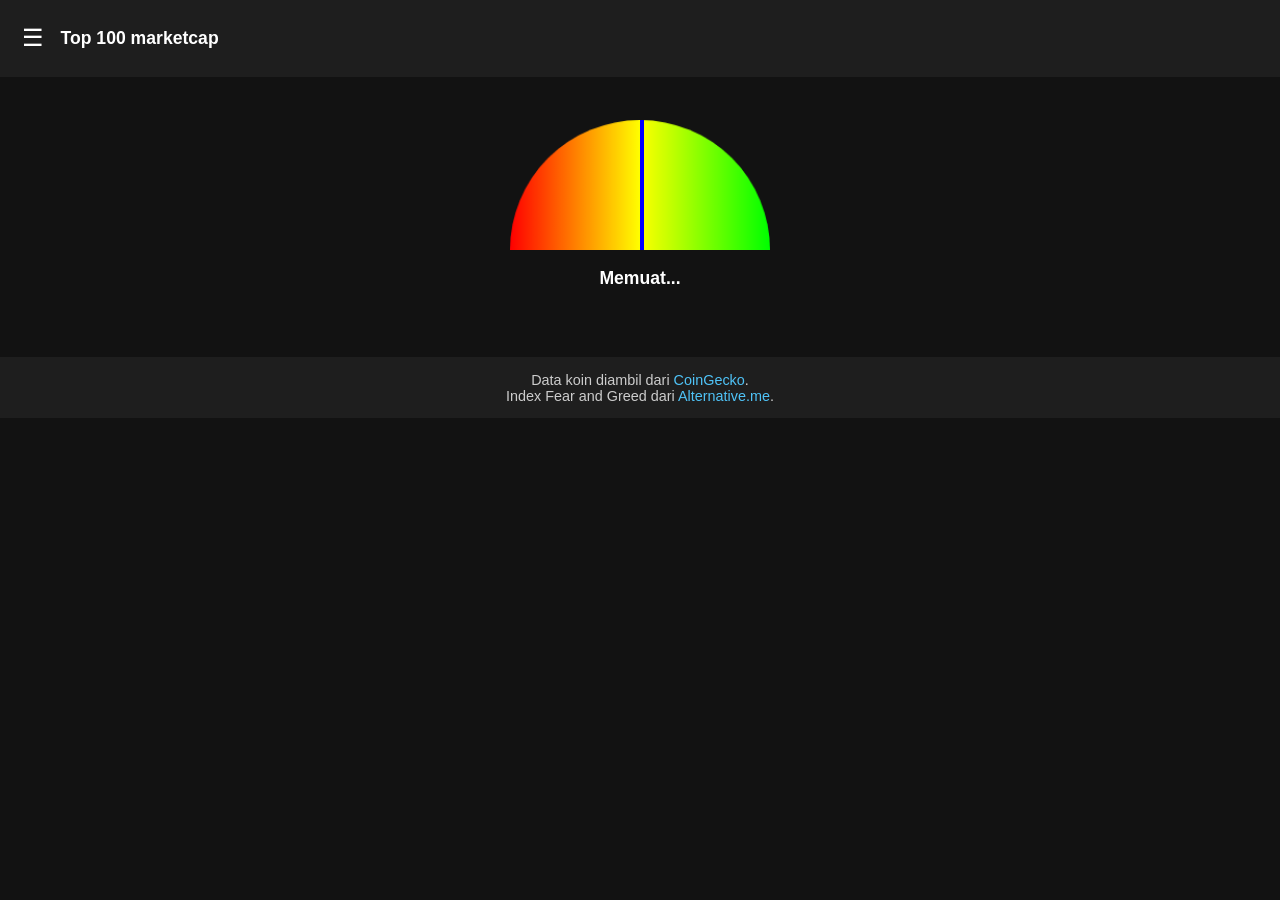
<file: big-cap/index.html>
<!DOCTYPE html>
<html lang="id">
<head>
  <meta charset="UTF-8">
  <meta name="viewport" content="width=device-width, initial-scale=1.0">
  <title>Top 100 marketcap</title>
  <style>
    body {
      font-family: 'Segoe UI', sans-serif;
      background: #121212;
      color: #fff;
      margin: 0;
      padding: 0;
      display: flex;
      flex-direction: column;
    }
    header {
      display: flex;
      justify-content: flex-start;
      align-items: center;
      background: #1e1e1e;
      padding: 1em;
      position: fixed;
      top: 0;
      left: 0;
      width: 100%;
      z-index: 2000;
    }
    header h1 {
      font-size: 1.1em;
      margin-left: 0.6em;
    }
    footer {
      background: #1e1e1e;
      color: #ccc;
      text-align: center;
      padding: 1em;
      font-size: 0.9em;
      margin-top: 2em;
    }
    footer a {
      color: #4fc3f7;
      text-decoration: none;
    }
    .hamburger {
      cursor: pointer;
      font-size: 1.5em;
      background: none;
      color: white;
      border: none;
    }
    #sidebar {
      position: fixed;
      top: 0;
      left: -100%;
      width: 250px;
      height: 100vh;
      background: #1e1e1e;
      overflow-y: auto;
      transition: left 0.3s ease;
      padding: 5em 1em 1em 1em;
      z-index: 1000;
    }
    #sidebar.open {
      left: 0;
    }
    .coin {
      background: #222;
      color: white;
      padding: 0.5em;
      margin-bottom: 0.5em;
      border-radius: 5px;
      cursor: pointer;
    }
    .coin:hover {
      background: #444;
    }
    #overlay {
      position: fixed;
      top: 0;
      left: 0;
      width: 100%;
      height: 100%;
      background: rgba(0, 0, 0, 0.4);
      display: none;
      z-index: 900;
    }
    #overlay.active {
      display: block;
    }
    #content {
      margin-top: 5em;
      width: 100%;
    }
    #detail {
      margin: auto;
      padding: 1em;
      text-align: center;
      max-width: 800px;
    }
    table {
      width: 100%;
      max-width: 100%;
      border-collapse: collapse;
      margin-top: 1em;
      background: #1e1e1e;
      font-size: 0.9em;
    }
    th, td {
      padding: 0.6em;
      border: 1px solid #444;
      text-align: left;
    }
    th {
      background: #222;
    }
    #gauge-wrapper {
      display: flex;
      justify-content: center;
      align-items: center;
      flex-direction: column;
      margin: 1.5em auto;
      width: 100%;
      max-width: 260px;
    }
    #gauge {
      position: relative;
      width: 100%;
      height: auto;
    }
    #gauge canvas {
      width: 100%;
      height: auto;
      display: block;
    }
    #needle {
      position: absolute;
      bottom: 0;
      left: 50%;
      width: 4px;
      height: 100%;
      background: blue;
      transform-origin: bottom center;
      transform: rotate(0deg);
      transition: transform 0.5s ease;
      z-index: 2;
    }
    #gauge-label {
      margin-top: 1em;
      font-size: 1.1em;
      font-weight: bold;
    }
    @media (max-width: 768px) {
      table {
        font-size: 0.85em;
      }
    }
  </style>
</head>
<body>

<header>
  <button class="hamburger" onclick="toggleSidebar()">☰</button>
  <h1>Top 100 marketcap</h1>
</header>
<div id="overlay" onclick="closeSidebar()"></div>
<div id="sidebar"></div>
<div id="content">
  <div id="detail">
    <div id="gauge-wrapper">
      <div id="gauge">
        <canvas id="gauge-canvas" width="250" height="125"></canvas>
        <div id="needle"></div>
      </div>
      <div id="gauge-label">Memuat...</div>
    </div>
  </div>
  <footer>
    Data koin diambil dari <a href="https://www.coingecko.com" target="_blank">CoinGecko</a>.<br>
    Index Fear and Greed dari <a href="https://alternative.me/crypto/fear-and-greed-index/" target="_blank">Alternative.me</a>.
  </footer>
</div>

<script>
function toggleSidebar() {
  const sidebar = document.getElementById('sidebar');
  const overlay = document.getElementById('overlay');
  const isOpen = sidebar.classList.contains('open');
  sidebar.classList.toggle('open');
  overlay.classList.toggle('active', !isOpen);
}
function closeSidebar() {
  document.getElementById('sidebar').classList.remove('open');
  document.getElementById('overlay').classList.remove('active');
}
async function fetchTopCoins() {
  try {
    const res = await fetch("https://api.coingecko.com/api/v3/coins/markets?vs_currency=usd&order=market_cap_desc&per_page=100&page=1");
    if (!res.ok) throw new Error(`Status ${res.status}`);
    const data = await res.json();
    return data.filter(coin => coin && coin.id && coin.symbol && coin.name);
  } catch (err) {
    alert("Gagal memuat data koin: " + err.message);
    return [];
  }
}
async function fetchDetail(id) {
  try {
    const res = await fetch(`https://api.coingecko.com/api/v3/coins/${id}?localization=false`);
    if (!res.ok) throw new Error(`Status ${res.status}`);
    return await res.json();
  } catch (err) {
    alert("Gagal memuat detail koin: " + err.message);
    return null;
  }
}
function drawGaugeBackground() {
  const canvas = document.getElementById("gauge-canvas");
  const ctx = canvas.getContext("2d");
  const radius = canvas.width / 2;
  const cx = canvas.width / 2;
  const cy = canvas.height;
  ctx.clearRect(0, 0, canvas.width, canvas.height);
  const gradient = ctx.createLinearGradient(0, cy, canvas.width, cy);
  gradient.addColorStop(0.0, "#ff0000");
  gradient.addColorStop(0.5, "#ffff00");
  gradient.addColorStop(1.0, "#00ff00");
  ctx.beginPath();
  ctx.arc(cx, cy, radius, Math.PI, 2 * Math.PI);
  ctx.lineTo(cx, cy);
  ctx.closePath();
  ctx.fillStyle = gradient;
  ctx.fill();
}
async function fetchFearGreedIndex() {
  try {
    const res = await fetch("https://api.alternative.me/fng/");
    const data = await res.json();
    const value = parseInt(data.data[0].value);
    const label = data.data[0].value_classification;
    document.getElementById("needle").style.transform = `rotate(${value * 1.8 - 90}deg)`;
    document.getElementById("gauge-label").textContent = `${label} (${value})`;
  } catch (err) {
    console.error("Gagal memuat Fear & Greed Index:", err);
  }
}
function renderCoins(coins) {
  const sidebar = document.getElementById('sidebar');
  sidebar.innerHTML = '';
  coins.forEach((coin, idx) => {
    const el = document.createElement('div');
    el.className = 'coin';
    el.textContent = `${idx + 1}. ${coin.symbol.toUpperCase()} - ${coin.name}`;
    el.onclick = async () => {
      closeSidebar();
      const detail = await fetchDetail(coin.id);
      if (detail) renderDetail(detail);
    }
    sidebar.appendChild(el);
  });
}
function renderDetail(coin) {
  const el = document.getElementById('detail');
  const m = coin.market_data;
  if (!m || !m.current_price || !m.ath) return;
  const athDown = m.current_price.usd < m.ath.usd ? ((m.ath.usd - m.current_price.usd) / m.ath.usd * 100).toFixed(2) : 0;
  const athUp = m.current_price.usd > 0 ? ((m.ath.usd - m.current_price.usd) / m.current_price.usd * 100).toFixed(2) : 'N/A';
  const formatUSD = (val) => `$${val?.toLocaleString('en-US', {maximumFractionDigits: 2})}`;
  const formatIDR = (val) => `Rp${val?.toLocaleString('id-ID', {maximumFractionDigits: 0})}`;
  let maxSupplyText = 'Tidak diketahui';
  if (m.max_supply === null && ["xmr", "eth", "doge", "xrp", "bnb"].includes(coin.symbol.toLowerCase())) {
    maxSupplyText = 'Tak terbatas ♾️';
  } else if (m.max_supply !== null) {
    maxSupplyText = `${m.max_supply.toLocaleString('id-ID', { maximumFractionDigits: 0 })} ${coin.symbol.toUpperCase()}`;
  }
  el.innerHTML = `
    <h2>📊 ${coin.name} (${coin.symbol.toUpperCase()})</h2>
    <table>
      <tr><th>Harga USD</th><td>${formatUSD(m.current_price.usd)}</td></tr>
      <tr><th>Harga IDR</th><td>${formatIDR(m.current_price.idr)}</td></tr>
      <tr><th>Market Cap USD</th><td>${formatUSD(m.market_cap.usd)}</td></tr>
      <tr><th>Market Cap IDR</th><td>${formatIDR(m.market_cap.idr)}</td></tr>
      <tr><th>Market Cap Rank</th><td>${coin.market_cap_rank}</td></tr>
      <tr><th>Volume 24h USD</th><td>${formatUSD(m.total_volume.usd)}</td></tr>
      <tr><th>Volume 24h IDR</th><td>${formatIDR(m.total_volume.idr)}</td></tr>
      <tr><th>Jumlah Beredar</th><td>${m.circulating_supply?.toLocaleString('id-ID', { maximumFractionDigits: 2 })} ${coin.symbol.toUpperCase()}</td></tr>
      <tr><th>Max Supply</th><td>${maxSupplyText}</td></tr>
      <tr><th>ATH (USD)</th><td>${formatUSD(m.ath.usd)}<br>${m.ath_date.usd.substring(0, 10)}</td></tr>
      <tr><th>ATH (IDR)</th><td>${formatIDR(m.ath.idr)}<br>${m.ath_date.idr.substring(0, 10)}</td></tr>
      <tr><th>Perubahan 24 jam</th><td>${m.price_change_percentage_24h?.toFixed(2)}%</td></tr>
      <tr><th>Perubahan 7 hari</th><td>${m.price_change_percentage_7d?.toFixed(2)}%</td></tr>
      <tr><th>Perubahan 30 hari</th><td>${m.price_change_percentage_30d?.toFixed(2)}%</td></tr>
      <tr><th>Penurunan dari ATH</th><td>-${athDown}%</td></tr>
      <tr><th>Kenaikan ke ATH</th><td>${athUp}%</td></tr>
    </table>
  `;
}
drawGaugeBackground();
fetchTopCoins().then(renderCoins);
fetchFearGreedIndex();
</script>

</body>
</html>
</file>
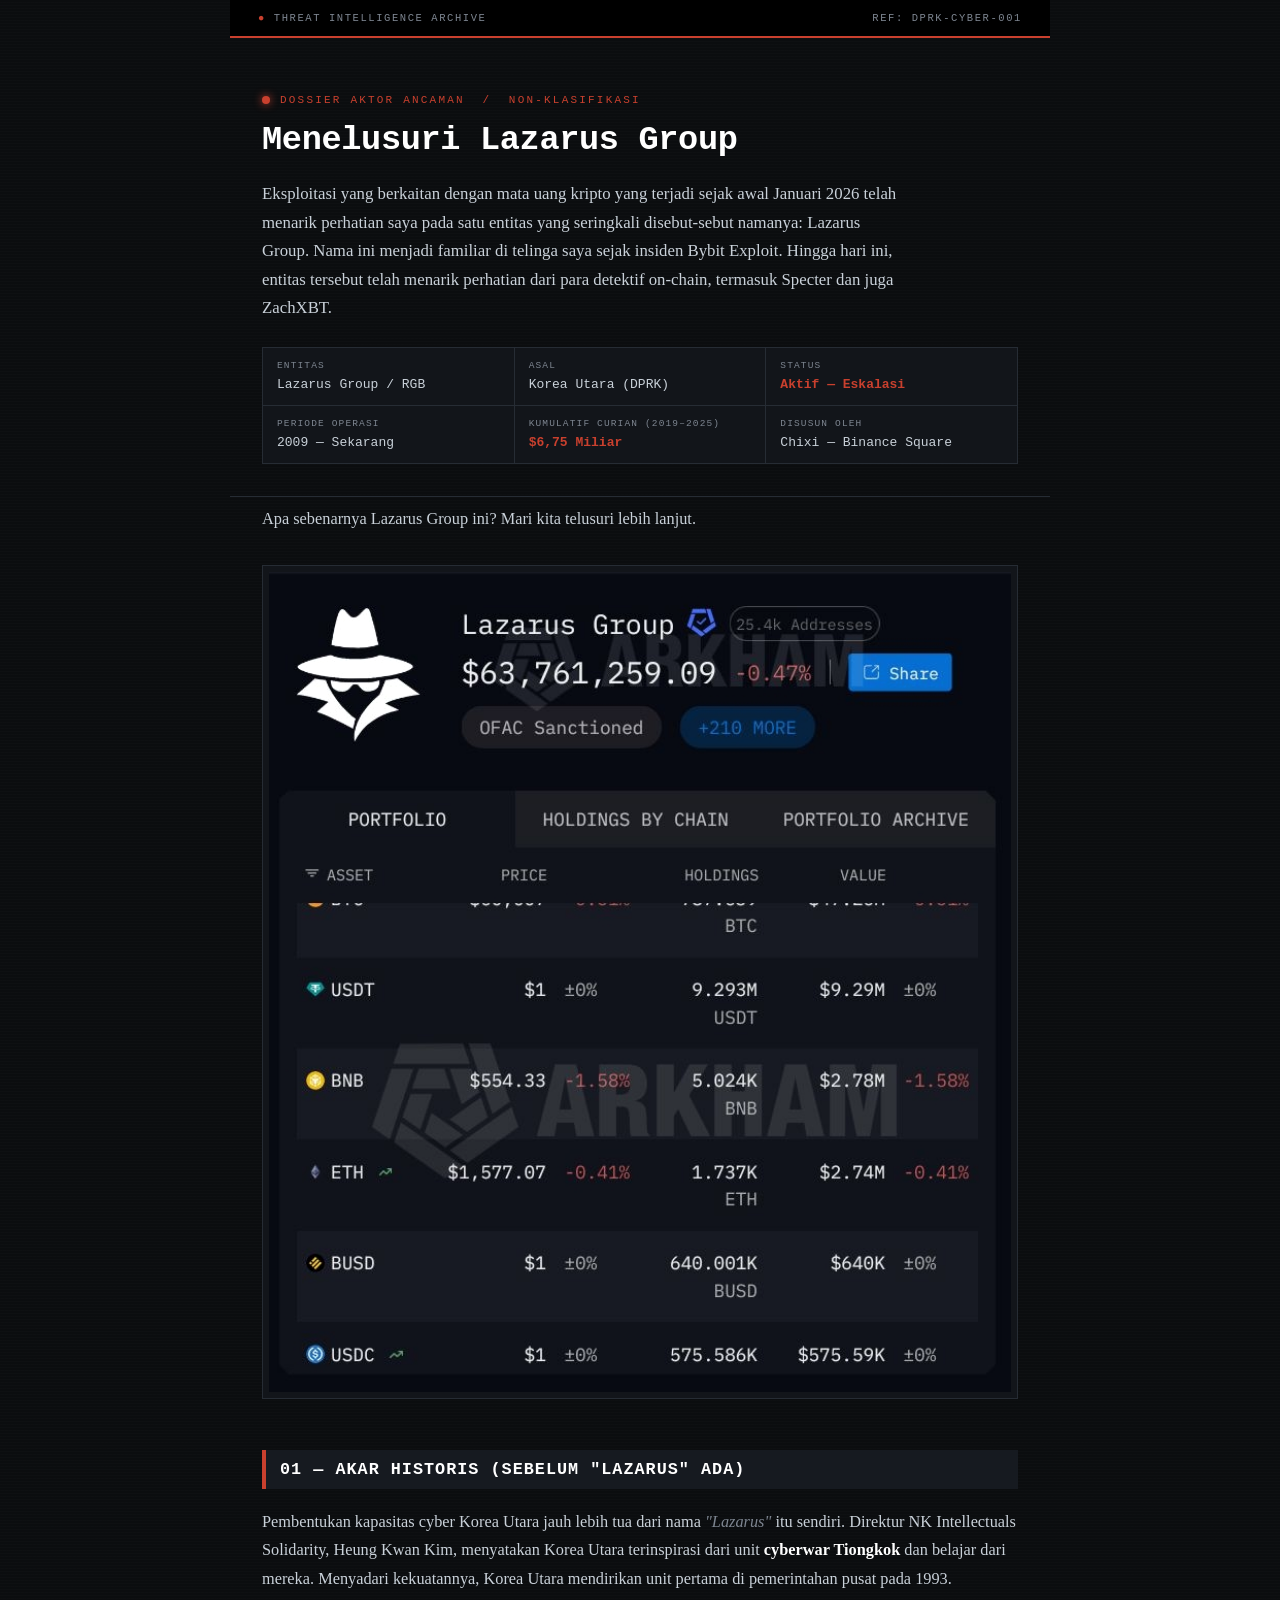
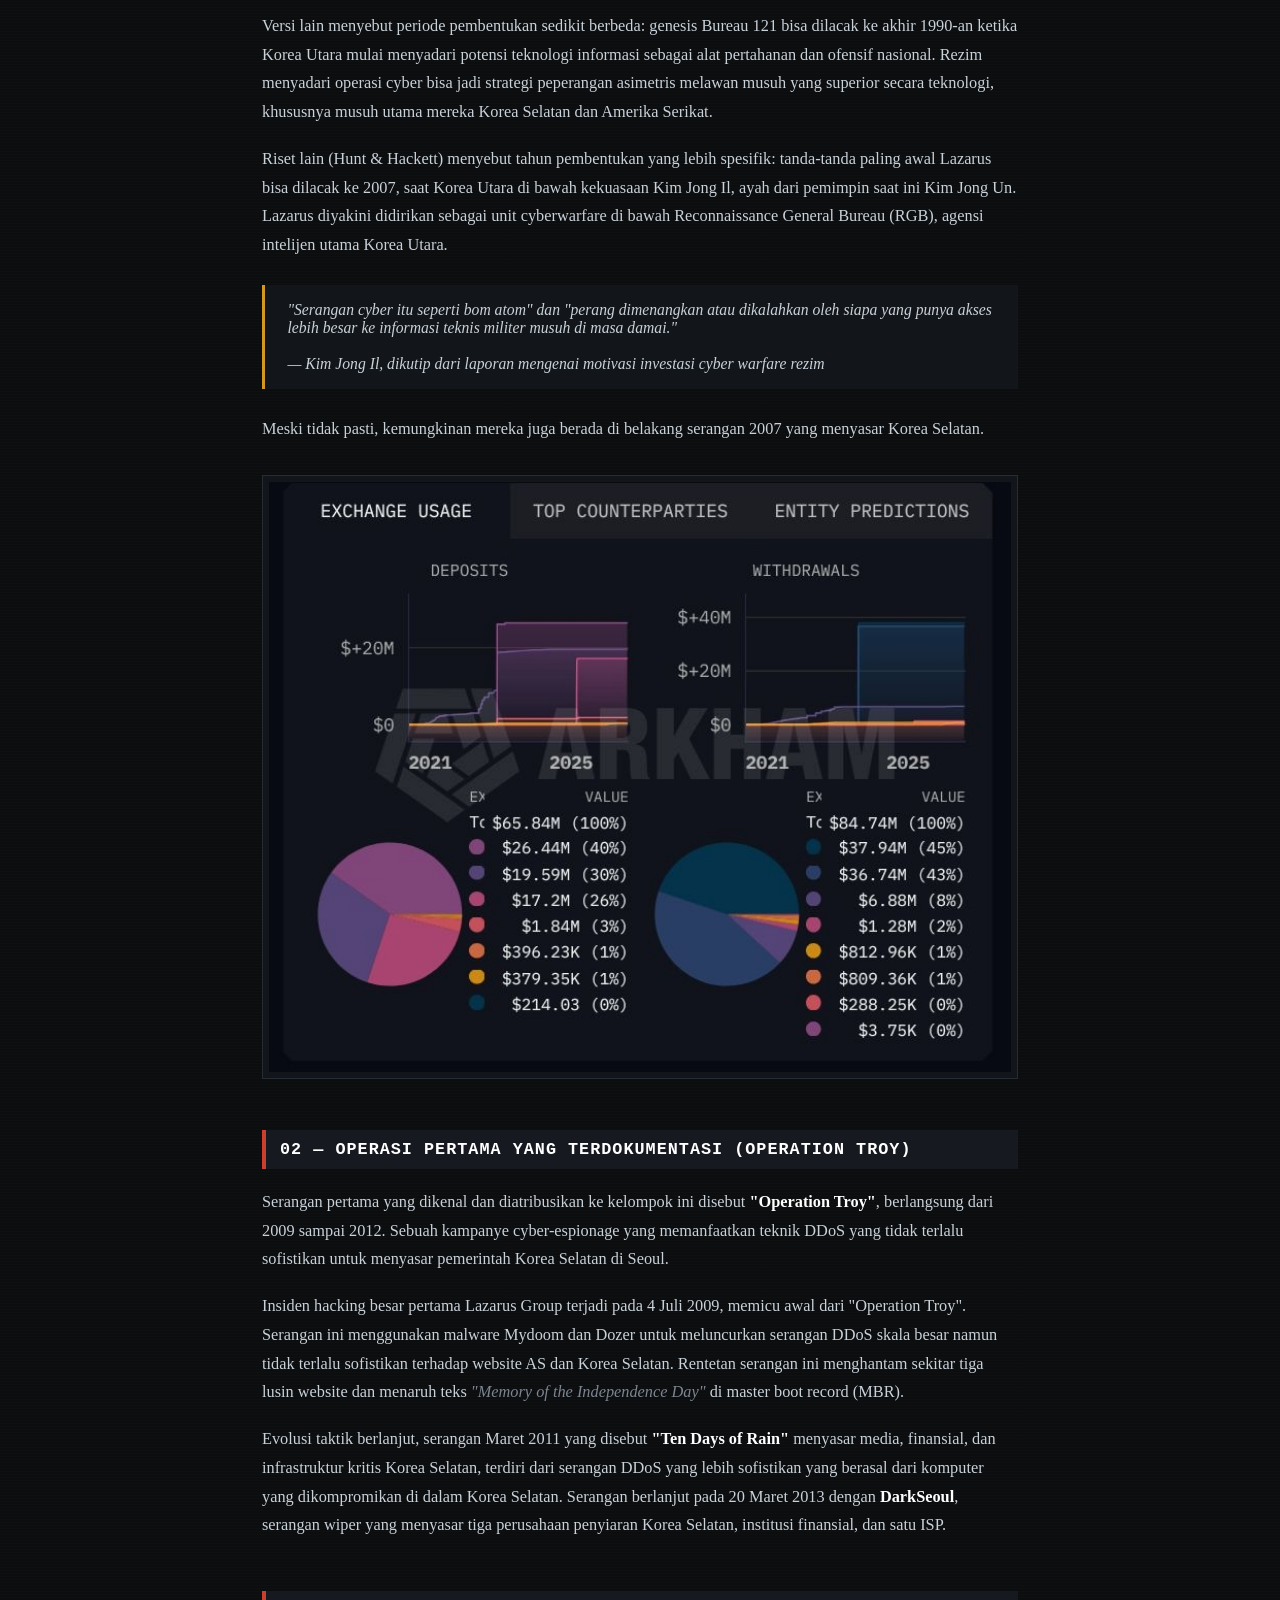
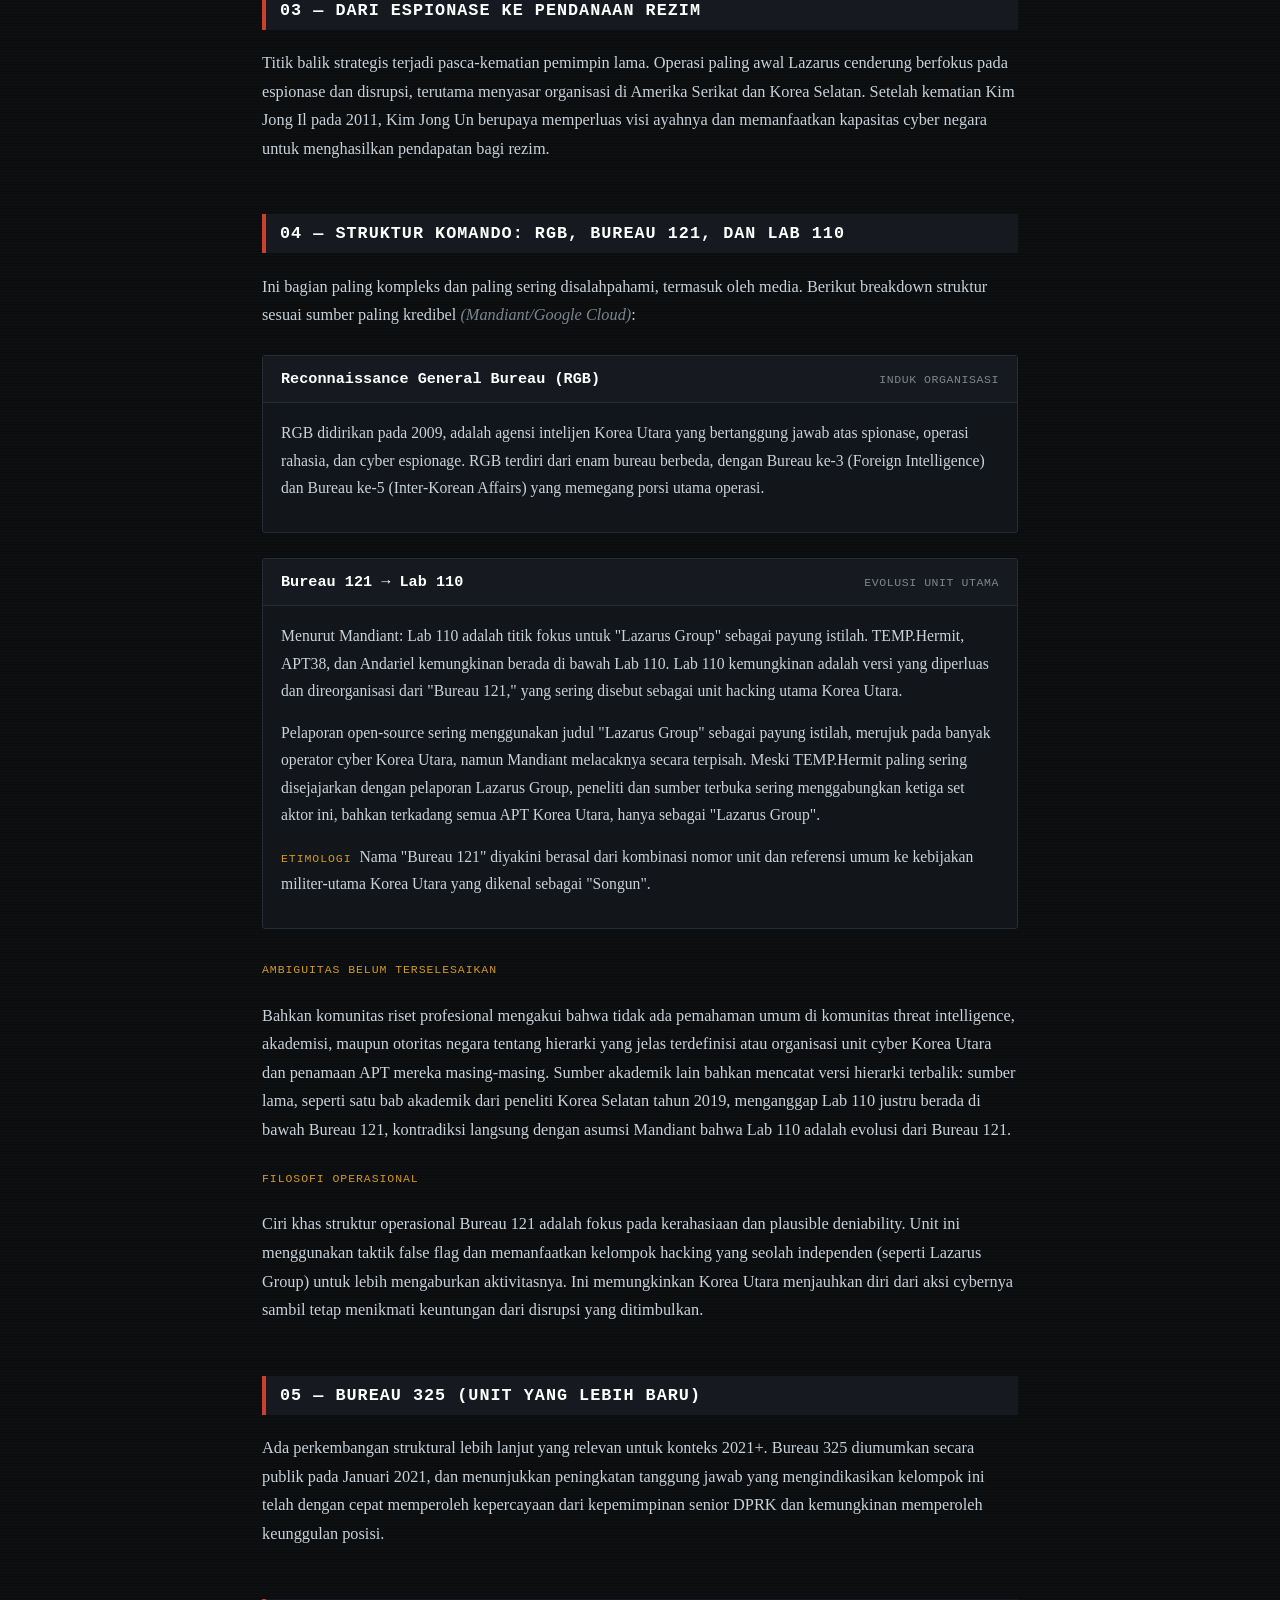
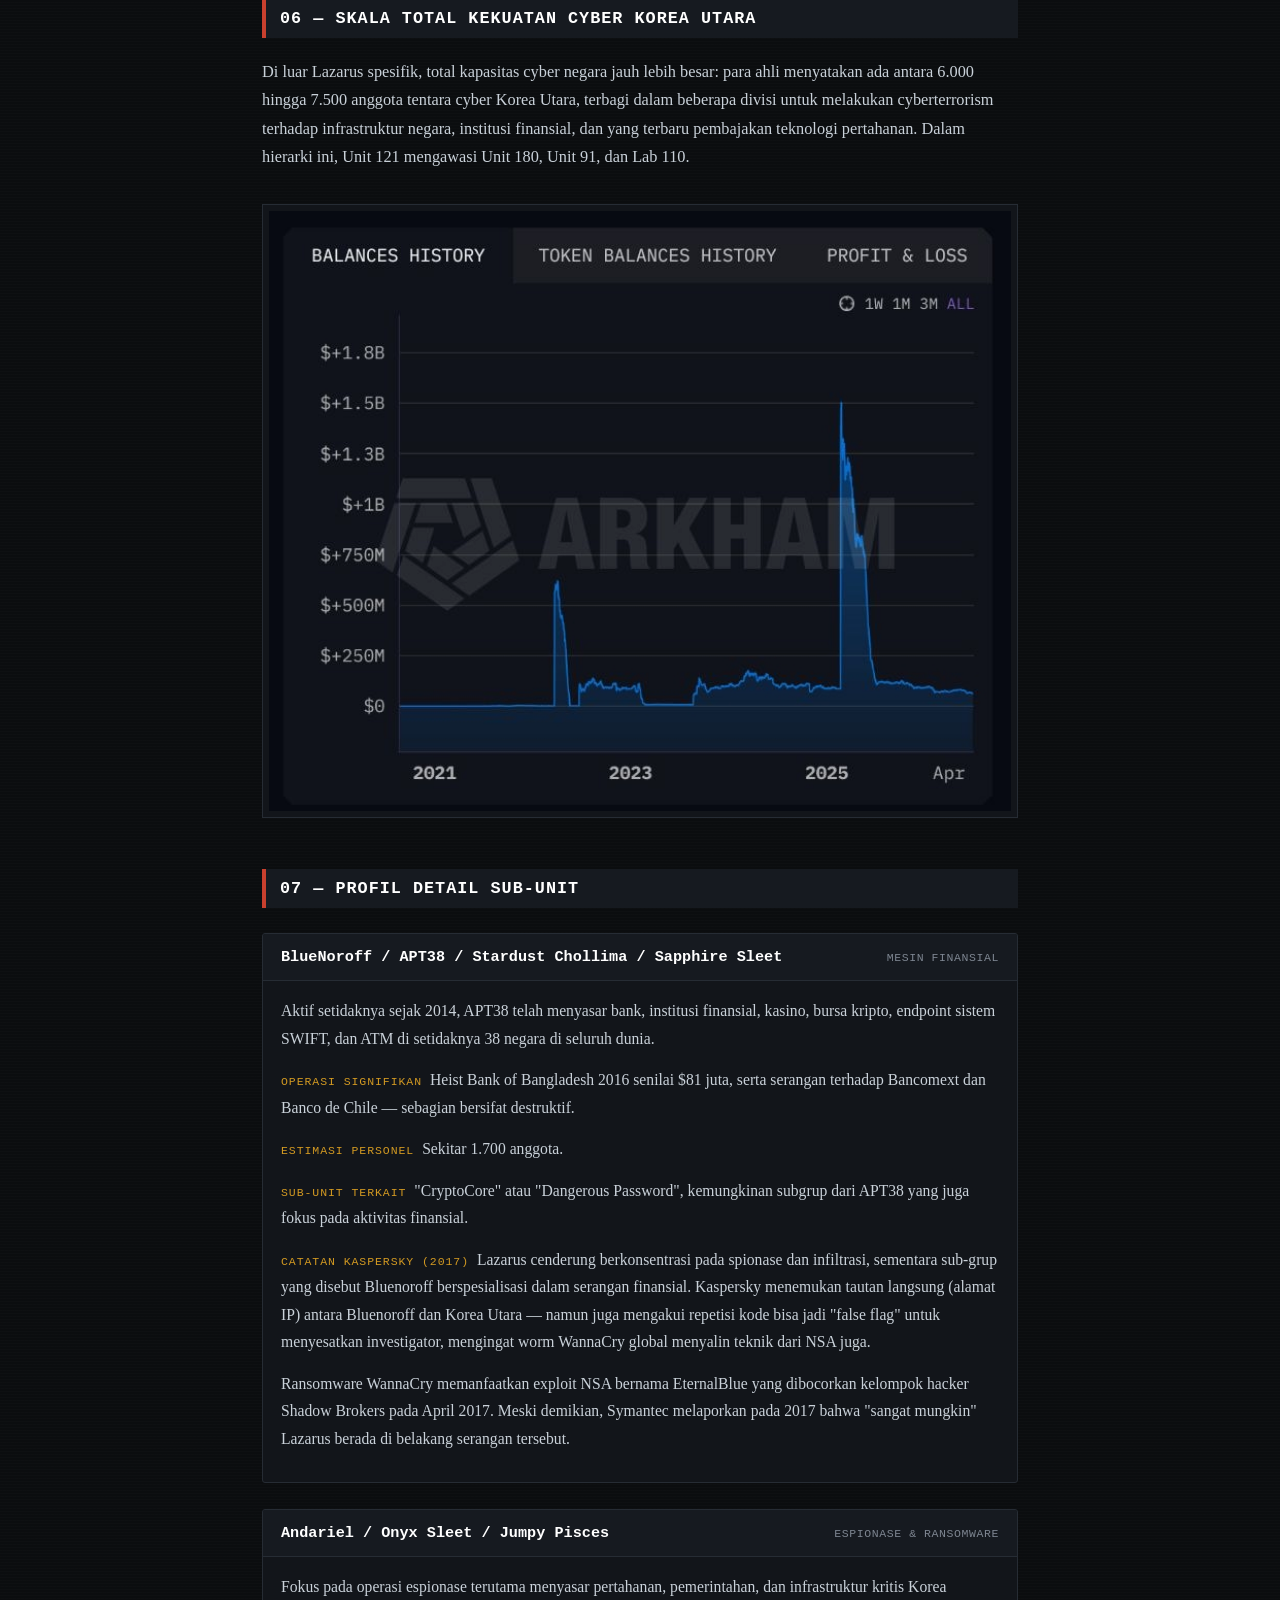
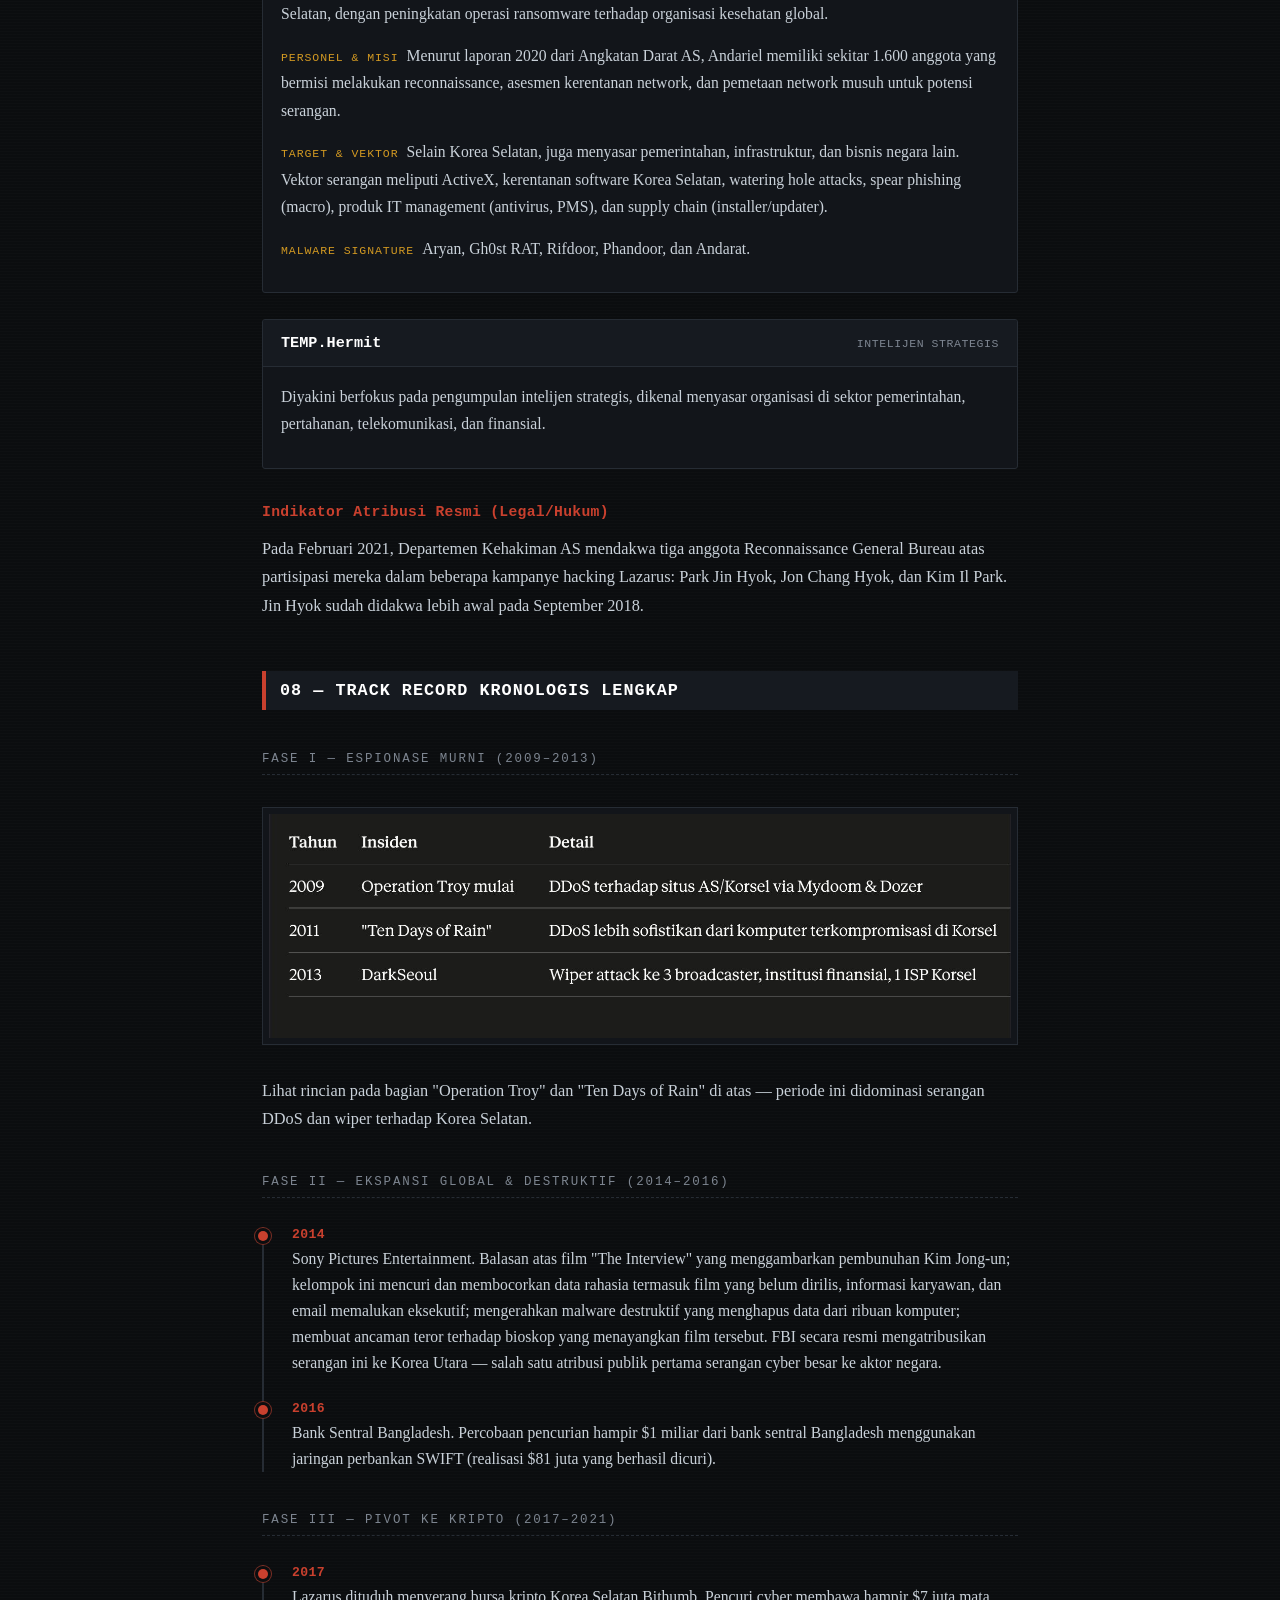
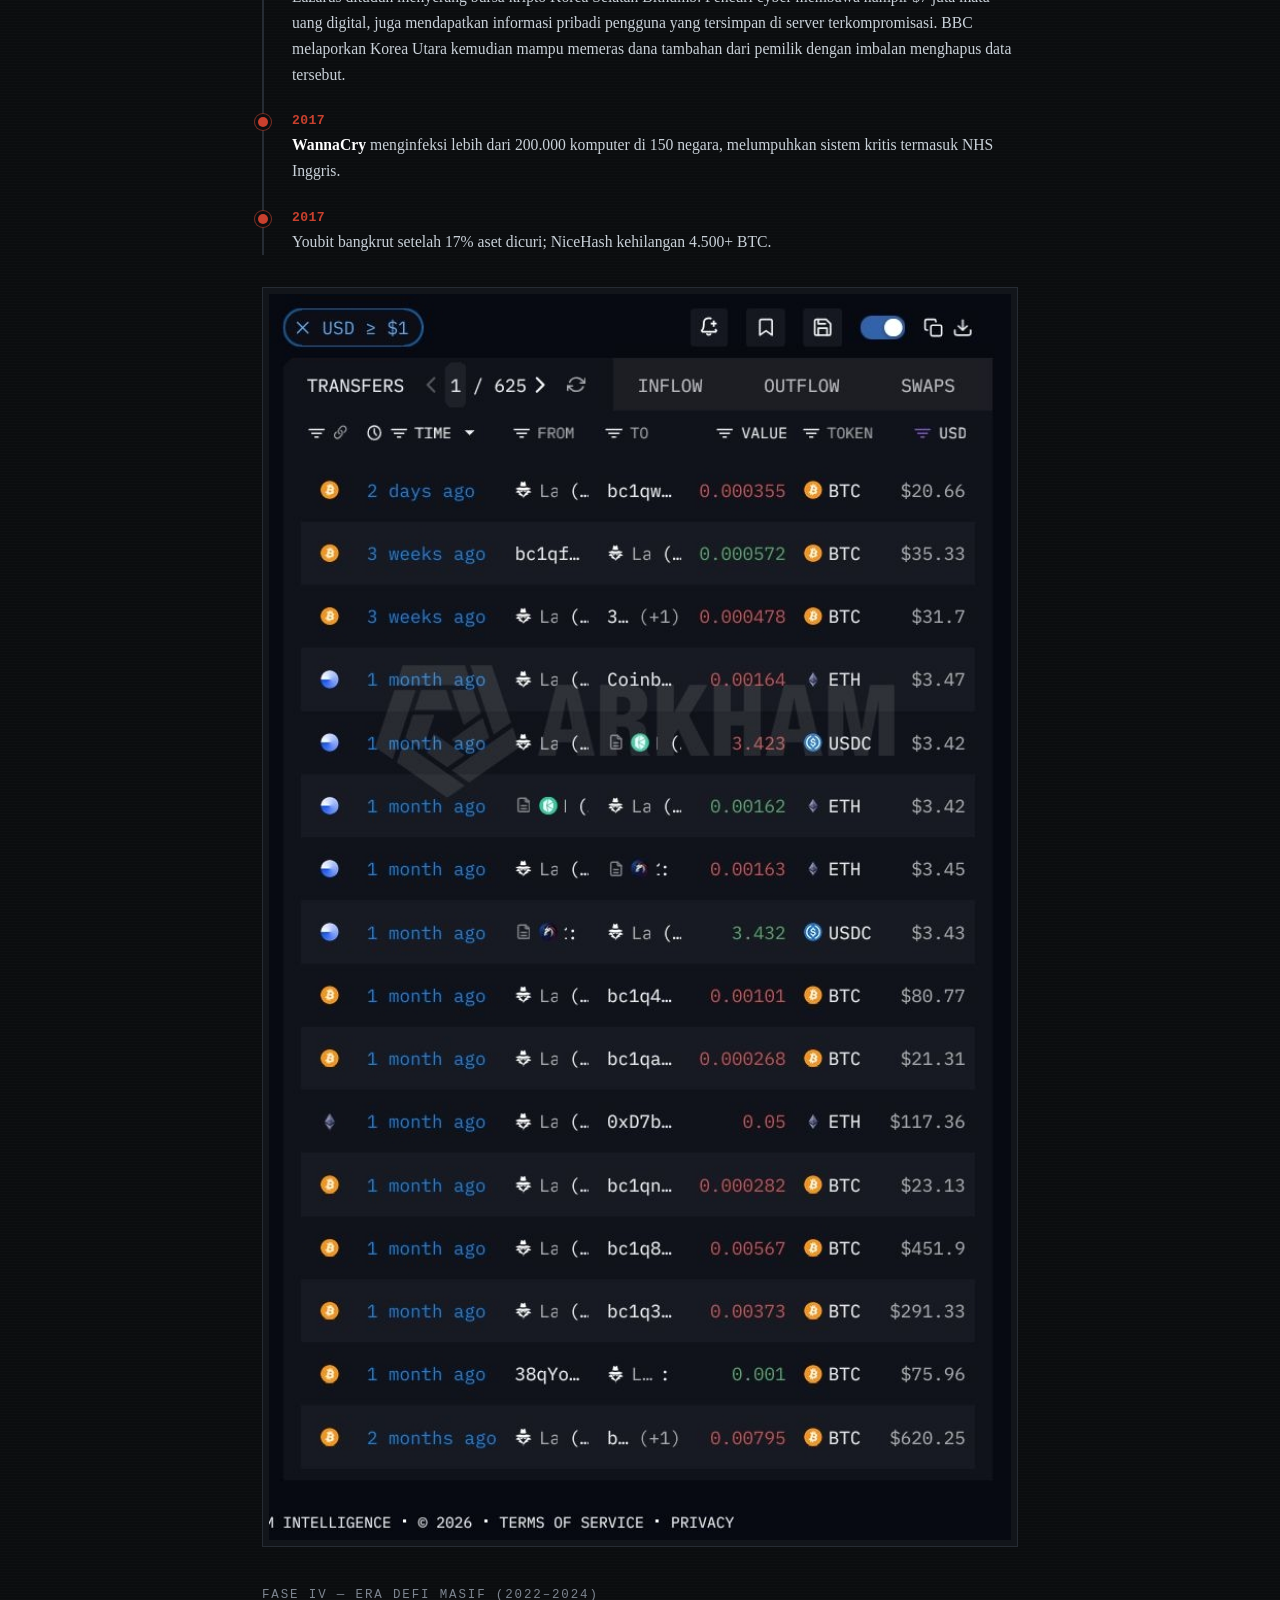
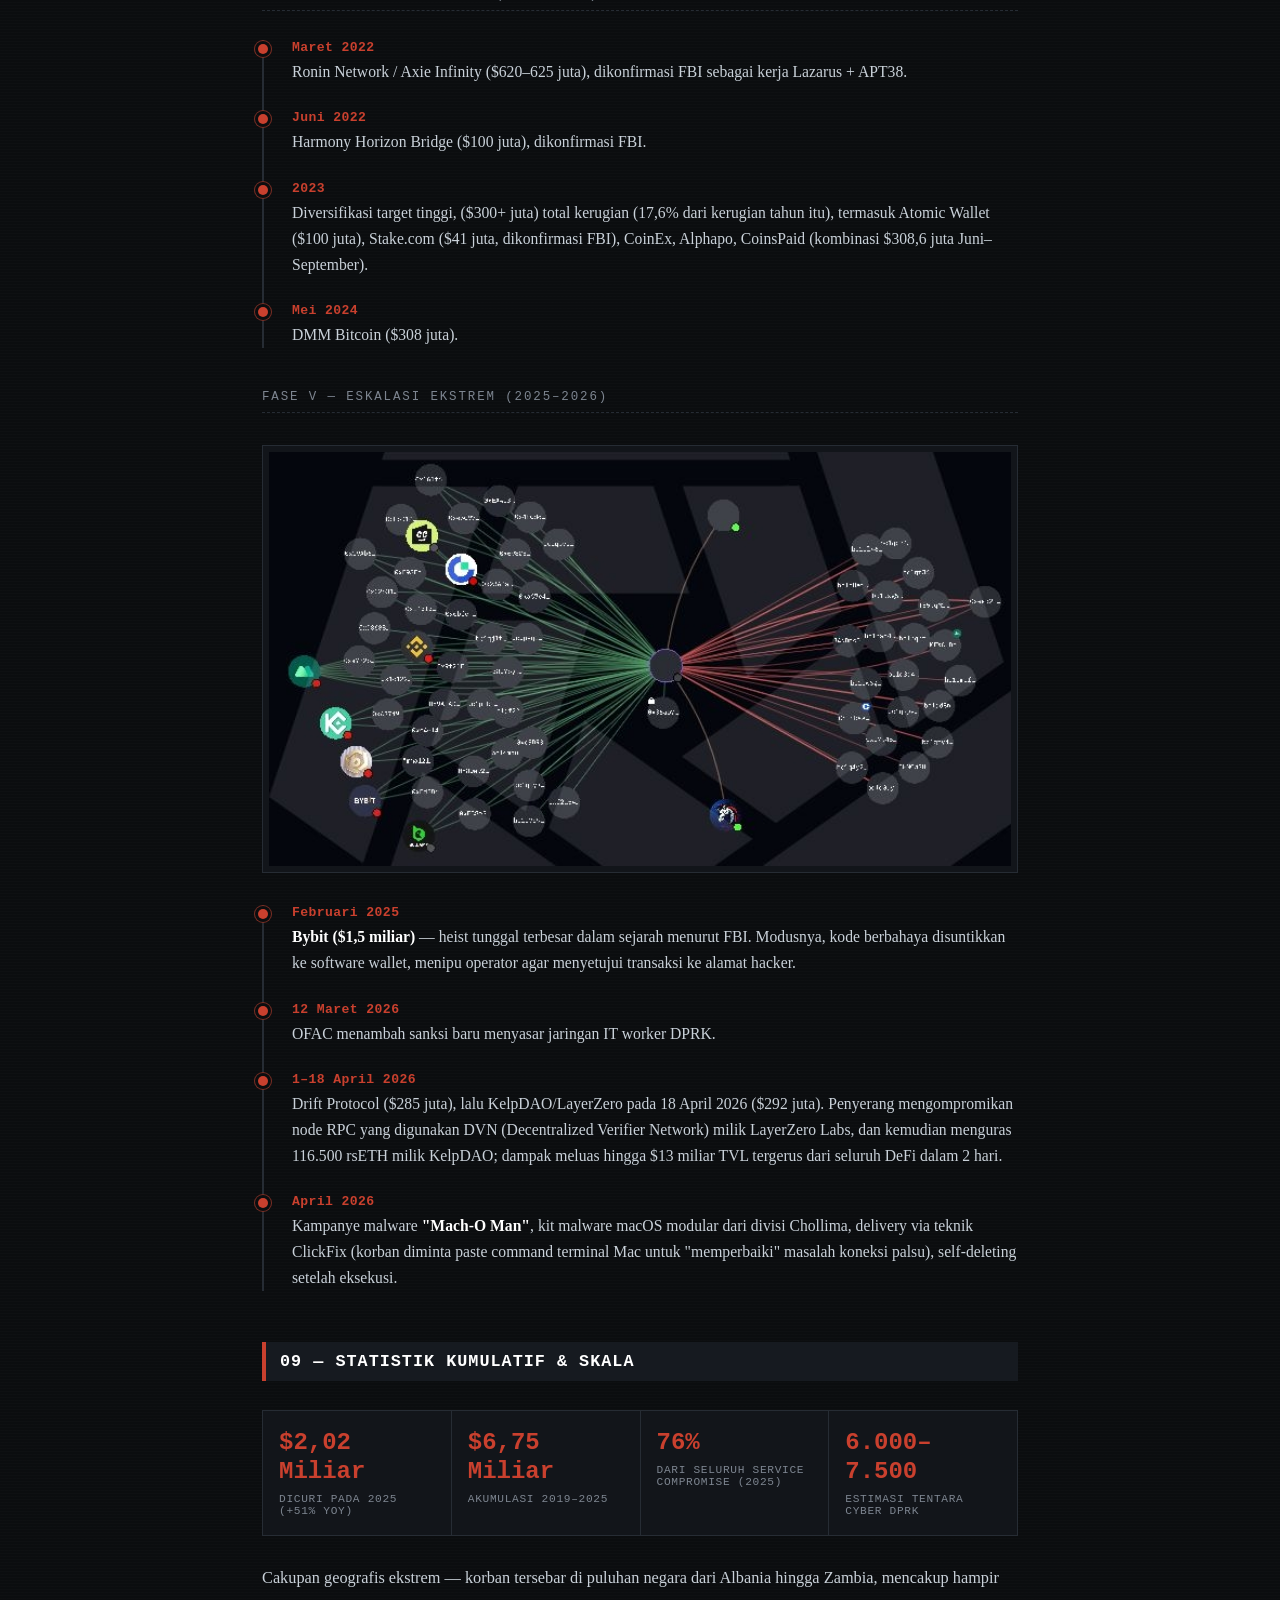
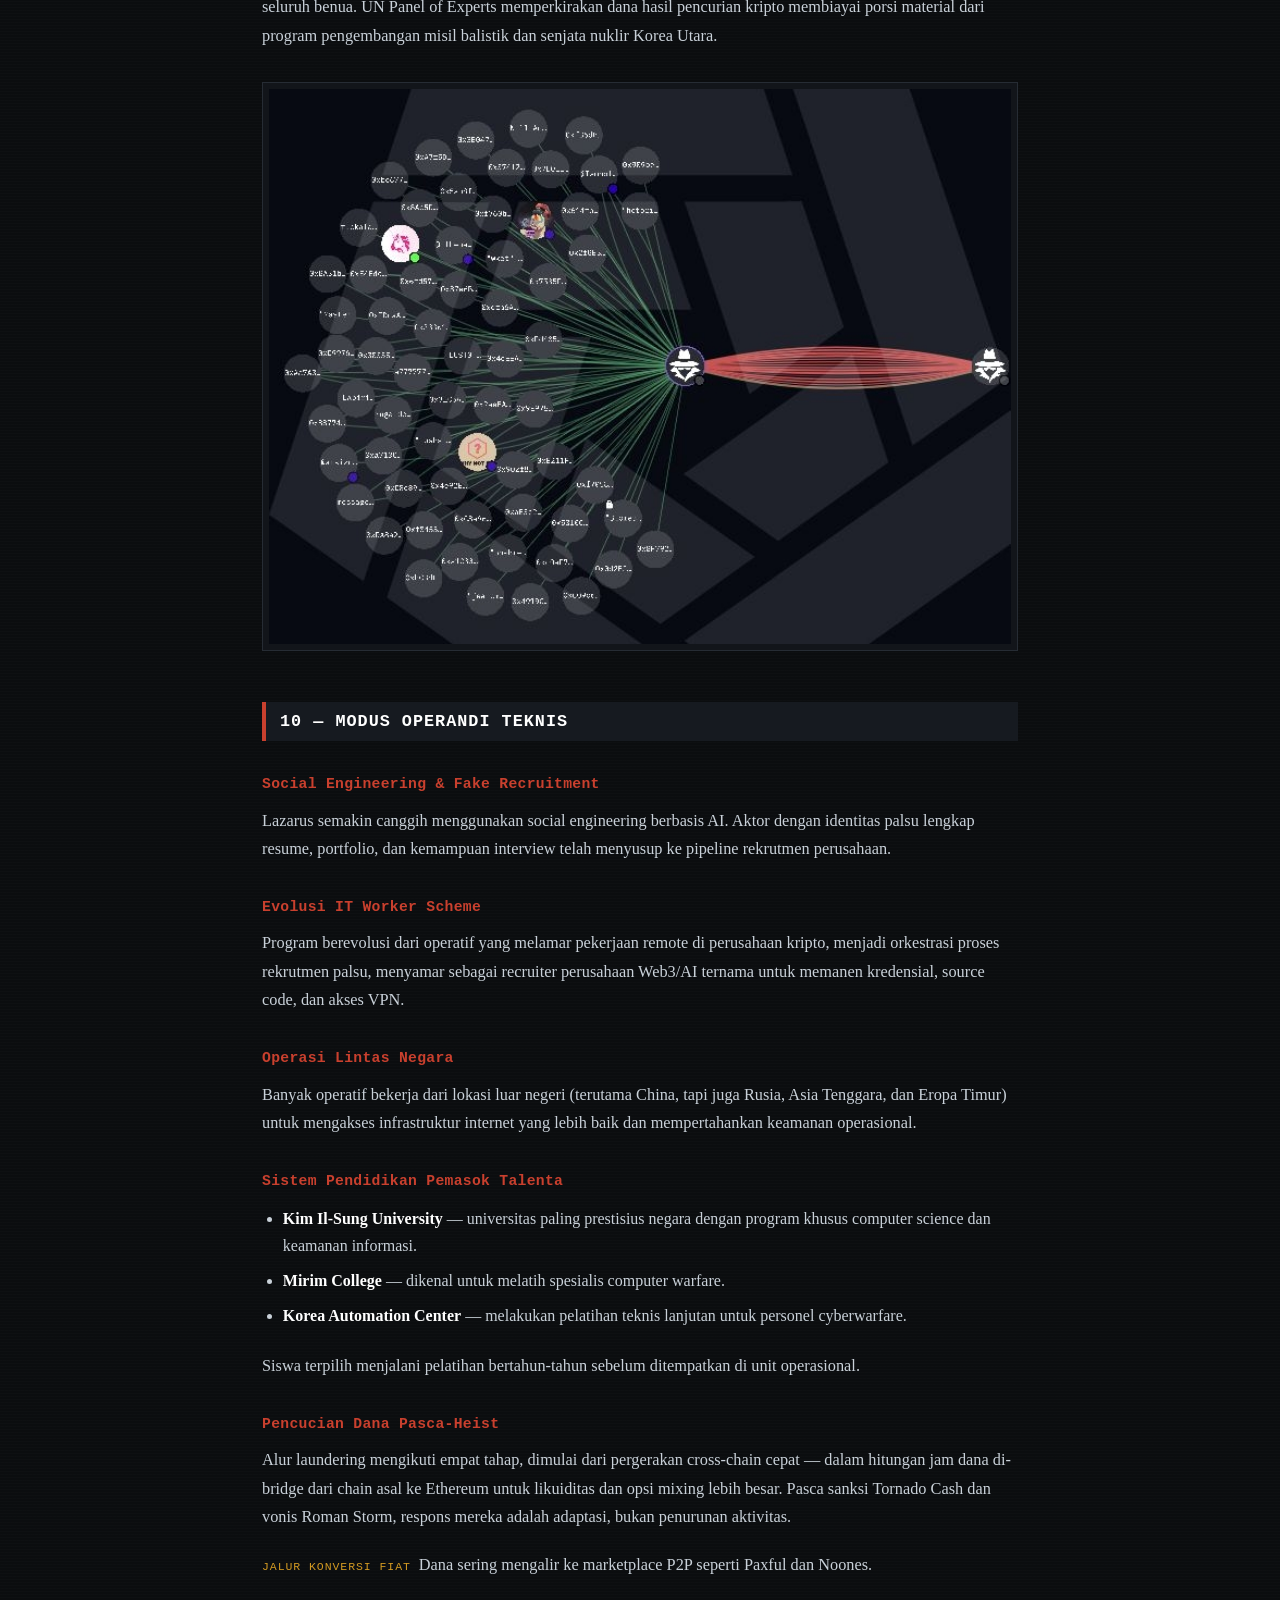
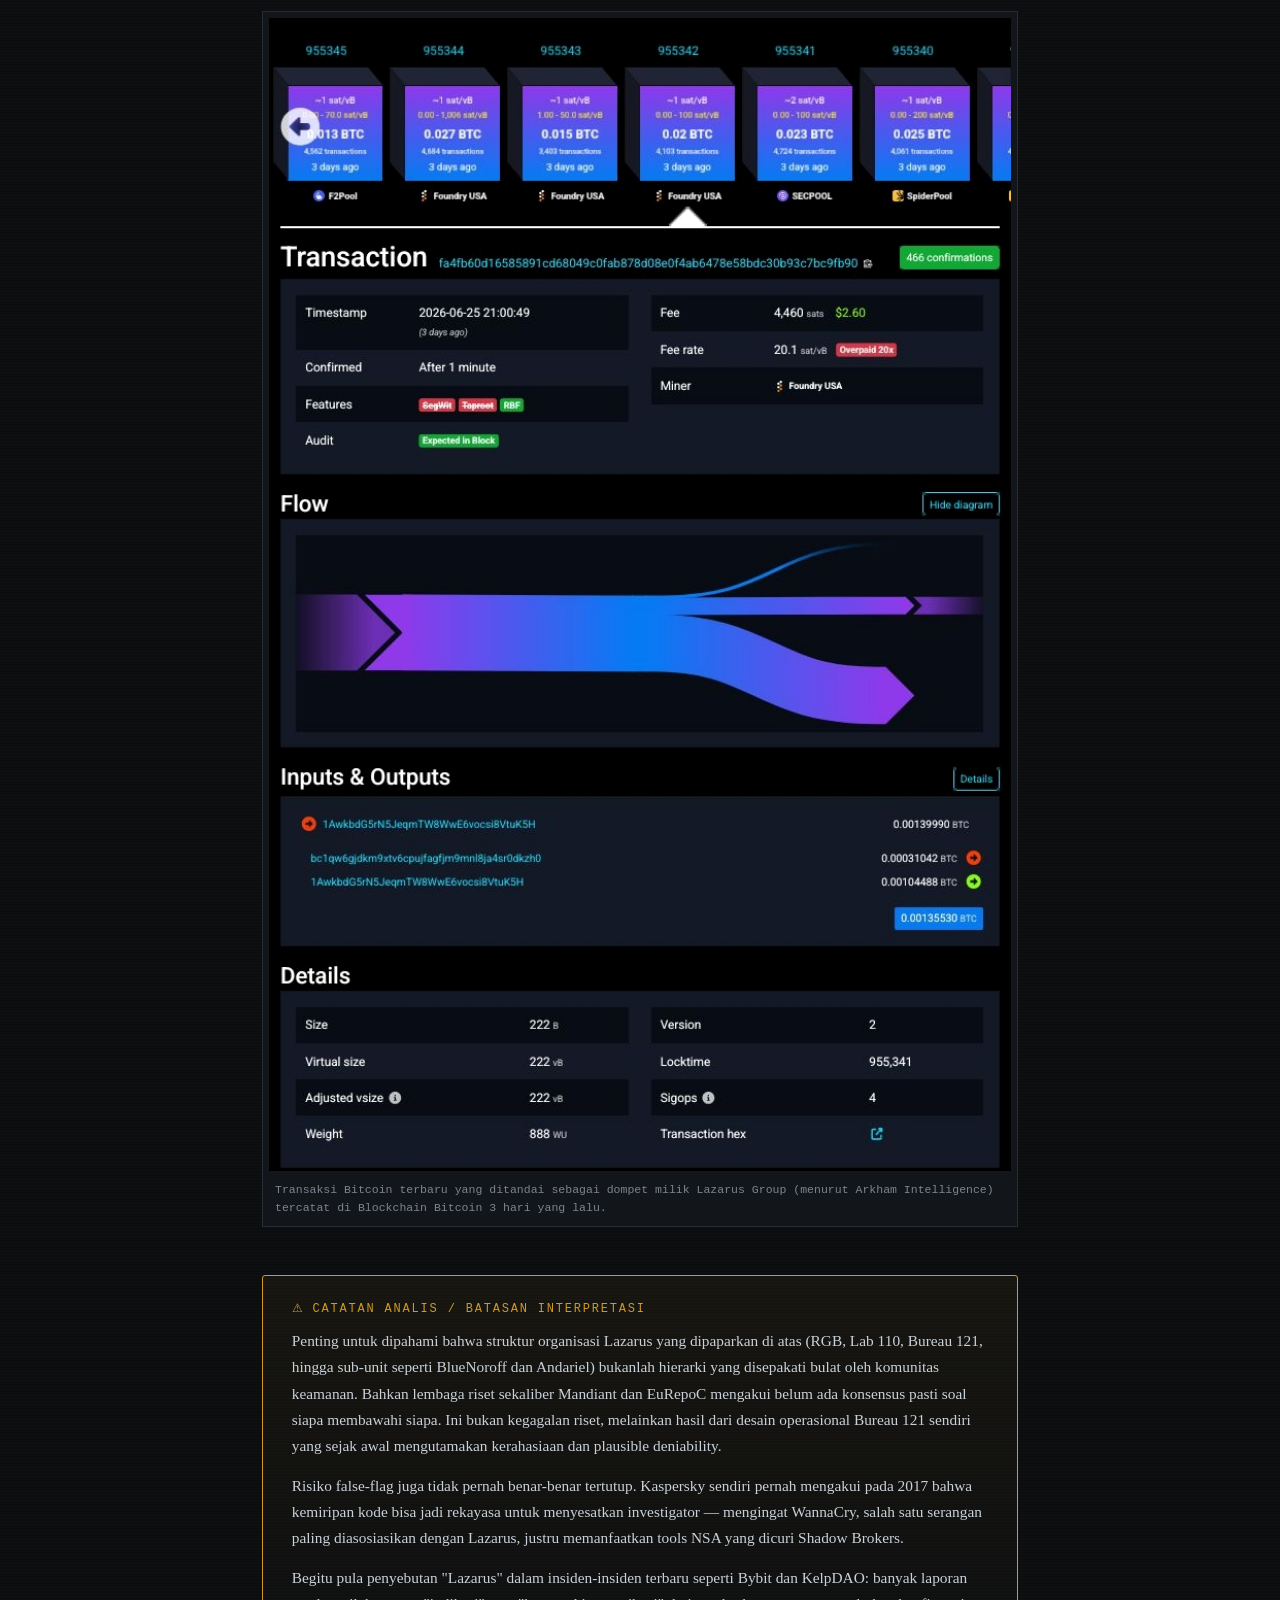
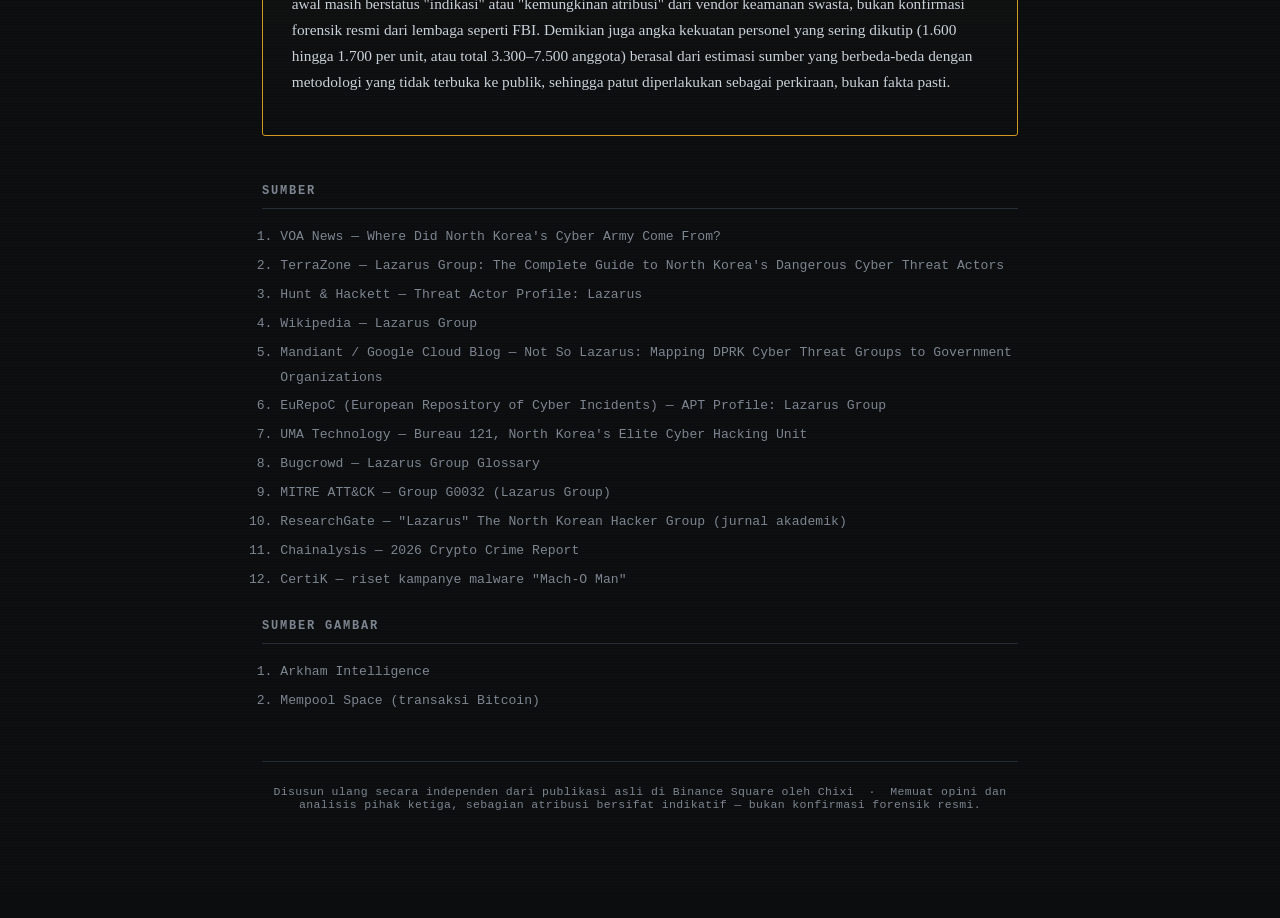
<file: lazarus/index.html>
<!DOCTYPE html>
<html lang="id">
<head>
<meta charset="UTF-8">
<meta name="viewport" content="width=device-width, initial-scale=1.0">
<title>Menelusuri Lazarus Group</title>
<style>
  :root{
    --bg:#0b0d0f;
    --panel:#12151a;
    --panel-2:#161a20;
    --line:#262c34;
    --text:#c9d1d9;
    --text-dim:#7d8590;
    --accent:#c9402e;
    --accent-dim:#7a2e24;
    --ok:#3fb950;
    --warn:#d29922;
    --mono:'IBM Plex Mono','SF Mono','Consolas',monospace;
    --serif-body:'Georgia','Times New Roman',serif;
  }

  *{box-sizing:border-box;}
  html{background:var(--bg);}

  body{
    margin:0;
    background:var(--bg);
    color:var(--text);
    font-family:var(--mono);
    -webkit-font-smoothing:antialiased;
    background-image:
      repeating-linear-gradient(0deg, rgba(255,255,255,0.012) 0px, rgba(255,255,255,0.012) 1px, transparent 1px, transparent 3px);
  }

  .wrap{
    max-width:820px;
    margin:0 auto;
    padding-bottom:5rem;
  }

  /* TOP BAR */
  .topbar{
    display:flex;
    justify-content:space-between;
    align-items:center;
    padding:12px 28px;
    background:#000;
    border-bottom:2px solid var(--accent);
    font-size:10.5px;
    letter-spacing:0.15em;
    text-transform:uppercase;
    color:var(--text-dim);
  }
  .topbar .blink{color:var(--accent);font-weight:700;}

  /* HEADER */
  .header{
    padding:56px 32px 32px 32px;
    border-bottom:1px solid var(--line);
  }
  .header .doctype{
    font-size:11px;
    letter-spacing:0.2em;
    text-transform:uppercase;
    color:var(--accent);
    margin-bottom:14px;
    display:flex;
    align-items:center;
    gap:10px;
  }
  .header .doctype::before{
    content:"";
    width:8px;height:8px;
    background:var(--accent);
    border-radius:50%;
    display:inline-block;
    box-shadow:0 0 8px var(--accent);
  }

  h1.title{
    font-family:var(--mono);
    font-weight:700;
    font-size:2.1rem;
    line-height:1.25;
    margin:0 0 18px 0;
    color:#fff;
    letter-spacing:-0.01em;
  }

  .lede{
    font-family:var(--serif-body);
    font-size:1.05rem;
    line-height:1.7;
    color:var(--text);
    margin:0 0 24px 0;
    max-width:640px;
  }

  .meta-grid{
    display:grid;
    grid-template-columns:repeat(3,1fr);
    gap:1px;
    background:var(--line);
    border:1px solid var(--line);
    margin-top:20px;
  }
  .meta-cell{
    background:var(--panel);
    padding:12px 14px;
  }
  .meta-cell .k{
    font-size:9.5px;
    text-transform:uppercase;
    letter-spacing:0.12em;
    color:var(--text-dim);
    display:block;
    margin-bottom:4px;
  }
  .meta-cell .v{
    font-size:13px;
    color:var(--text);
  }
  .meta-cell .v.flag{color:var(--accent);font-weight:700;}

  /* CONTENT */
  .content{
    padding:8px 32px 0 32px;
  }

  .content h2{
    font-family:var(--mono);
    font-size:1.05rem;
    font-weight:700;
    text-transform:uppercase;
    letter-spacing:0.06em;
    color:#fff;
    margin:3.2rem 0 1.2rem 0;
    padding:10px 14px;
    background:var(--panel-2);
    border-left:4px solid var(--accent);
  }

  .content h3{
    font-family:var(--mono);
    font-size:0.92rem;
    font-weight:700;
    color:var(--accent);
    margin:2.2rem 0 0.9rem 0;
    letter-spacing:0.02em;
  }

  .content p{
    font-family:var(--serif-body);
    font-size:1.02rem;
    line-height:1.75;
    color:var(--text);
    margin:0 0 1.15em 0;
  }

  .content strong{color:#fff;font-weight:700;}
  .content em{color:var(--text-dim);}

  .content a{
    color:#e0a86f;
    text-decoration:none;
    border-bottom:1px dotted rgba(224,168,111,0.4);
  }
  .content a:hover{border-bottom-style:solid;}

  .content ul{
    font-family:var(--serif-body);
    font-size:1rem;
    line-height:1.7;
    color:var(--text);
    padding-left:1.3em;
    margin:1em 0 1.4em 0;
  }
  .content ul li{margin-bottom:0.5em;}

  /* UNIT CARDS */
  .unit-card{
    margin:1.6rem 0;
    background:var(--panel);
    border:1px solid var(--line);
    border-radius:3px;
    overflow:hidden;
  }
  .unit-card .unit-head{
    display:flex;
    justify-content:space-between;
    align-items:baseline;
    padding:14px 18px;
    background:var(--panel-2);
    border-bottom:1px solid var(--line);
  }
  .unit-card .unit-head .name{
    font-family:var(--mono);
    font-size:0.95rem;
    font-weight:700;
    color:#fff;
  }
  .unit-card .unit-head .id{
    font-family:var(--mono);
    font-size:0.72rem;
    color:var(--text-dim);
    letter-spacing:0.05em;
  }
  .unit-card .unit-body{
    padding:16px 18px;
  }
  .unit-card .unit-body p{margin-bottom:0.9em;font-size:0.98rem;}
  .field-label{
    display:inline-block;
    font-family:var(--mono);
    font-size:0.72rem;
    text-transform:uppercase;
    letter-spacing:0.08em;
    color:var(--warn);
    margin-right:8px;
  }

  /* TIMELINE */
  .timeline{
    margin:1.8rem 0;
    border-left:2px solid var(--line);
    padding-left:0;
  }
  .tl-item{
    position:relative;
    padding:0 0 1.6rem 28px;
    border-left:2px solid var(--line);
    margin-left:-2px;
  }
  .tl-item:last-child{padding-bottom:0;}
  .tl-item::before{
    content:"";
    position:absolute;
    left:-6px;
    top:4px;
    width:10px;height:10px;
    background:var(--accent);
    border-radius:50%;
    box-shadow:0 0 0 3px var(--bg), 0 0 0 4px var(--accent-dim);
  }
  .tl-date{
    font-family:var(--mono);
    font-size:0.82rem;
    font-weight:700;
    color:var(--accent);
    letter-spacing:0.03em;
    margin-bottom:4px;
    display:block;
  }
  .tl-item p{
    font-family:var(--serif-body);
    font-size:0.98rem;
    line-height:1.65;
    margin:0;
    color:var(--text);
  }

  .phase-label{
    font-family:var(--mono);
    font-size:0.78rem;
    letter-spacing:0.15em;
    text-transform:uppercase;
    color:var(--text-dim);
    margin:2.6rem 0 1rem 0;
    padding-bottom:8px;
    border-bottom:1px dashed var(--line);
  }

  /* STAT BLOCK */
  .stat-grid{
    display:grid;
    grid-template-columns:repeat(auto-fit,minmax(170px,1fr));
    gap:1px;
    background:var(--line);
    border:1px solid var(--line);
    margin:1.8rem 0;
  }
  .stat-box{
    background:var(--panel);
    padding:18px 16px;
  }
  .stat-box .num{
    font-family:var(--mono);
    font-size:1.5rem;
    font-weight:700;
    color:var(--accent);
    display:block;
    line-height:1.2;
  }
  .stat-box .lbl{
    font-family:var(--mono);
    font-size:0.7rem;
    color:var(--text-dim);
    text-transform:uppercase;
    letter-spacing:0.06em;
    margin-top:6px;
    display:block;
  }

  /* IMAGE */
  .fig{
    margin:2rem 0;
    border:1px solid var(--line);
    background:var(--panel);
    padding:6px;
  }
  .fig img{
    width:100%;
    display:block;
    filter:grayscale(8%) contrast(1.03);
  }
  .fig figcaption{
    font-family:var(--mono);
    font-size:0.72rem;
    color:var(--text-dim);
    padding:10px 6px 4px 6px;
    line-height:1.5;
  }

  blockquote{
    margin:1.6rem 0;
    padding:1rem 1.4rem;
    background:var(--panel);
    border-left:3px solid var(--warn);
    font-family:var(--serif-body);
    font-style:italic;
    font-size:0.98rem;
    color:var(--text);
  }

  /* CAVEAT / ANALYST NOTE */
  .analyst-note{
    margin:3rem 0 0 0;
    padding:1.6rem 1.8rem;
    background:linear-gradient(180deg, rgba(210,153,34,0.06), transparent);
    border:1px solid var(--warn);
    border-radius:3px;
  }
  .analyst-note .an-head{
    font-family:var(--mono);
    font-size:0.75rem;
    letter-spacing:0.15em;
    text-transform:uppercase;
    color:var(--warn);
    margin-bottom:12px;
    display:flex;
    align-items:center;
    gap:8px;
  }
  .analyst-note .an-head::before{content:"⚠";}
  .analyst-note p{
    font-family:var(--serif-body);
    font-size:0.96rem;
    line-height:1.7;
    color:var(--text);
    margin:0 0 0.9em 0;
  }

  /* SOURCES */
  .sources{
    padding:0 32px;
    margin-top:3rem;
  }
  .sources h4{
    font-family:var(--mono);
    font-size:0.75rem;
    letter-spacing:0.15em;
    text-transform:uppercase;
    color:var(--text-dim);
    border-bottom:1px solid var(--line);
    padding-bottom:10px;
    margin-bottom:1rem;
  }
  .sources ol{
    font-family:var(--mono);
    font-size:0.82rem;
    line-height:1.9;
    color:var(--text-dim);
    padding-left:1.4em;
  }
  .sources ol li{margin-bottom:4px;}

  .footer-bar{
    margin:3rem 32px 0 32px;
    padding-top:1.4rem;
    border-top:1px solid var(--line);
    font-family:var(--mono);
    font-size:0.72rem;
    color:var(--text-dim);
    text-align:center;
    letter-spacing:0.03em;
  }

  @media (max-width:640px){
    .header,.content,.sources,.footer-bar{padding-left:18px;padding-right:18px;}
    h1.title{font-size:1.5rem;}
    .meta-grid{grid-template-columns:1fr;}
    .topbar{padding:10px 16px;font-size:9px;}
  }
</style>
</head>
<body>
<div class="wrap">

  <div class="topbar">
    <span><span class="blink">●</span> THREAT INTELLIGENCE ARCHIVE</span>
    <span>REF: DPRK-CYBER-001</span>
  </div>

  <div class="header">
    <div class="doctype">Dossier Aktor Ancaman &nbsp;/&nbsp; Non-Klasifikasi</div>
    <h1 class="title">Menelusuri Lazarus Group</h1>
    <p class="lede">Eksploitasi yang berkaitan dengan mata uang kripto yang terjadi sejak awal Januari 2026 telah menarik perhatian saya pada satu entitas yang seringkali disebut-sebut namanya: Lazarus Group. Nama ini menjadi familiar di telinga saya sejak insiden Bybit Exploit. Hingga hari ini, entitas tersebut telah menarik perhatian dari para detektif on-chain, termasuk Specter dan juga ZachXBT.</p>

    <div class="meta-grid">
      <div class="meta-cell">
        <span class="k">Entitas</span>
        <span class="v">Lazarus Group / RGB</span>
      </div>
      <div class="meta-cell">
        <span class="k">Asal</span>
        <span class="v">Korea Utara (DPRK)</span>
      </div>
      <div class="meta-cell">
        <span class="k">Status</span>
        <span class="v flag">Aktif — Eskalasi</span>
      </div>
      <div class="meta-cell">
        <span class="k">Periode Operasi</span>
        <span class="v">2009 — Sekarang</span>
      </div>
      <div class="meta-cell">
        <span class="k">Kumulatif Curian (2019–2025)</span>
        <span class="v flag">$6,75 Miliar</span>
      </div>
      <div class="meta-cell">
        <span class="k">Disusun oleh</span>
        <span class="v">Chixi — Binance Square</span>
      </div>
    </div>
  </div>

  <div class="content">

    <p>Apa sebenarnya Lazarus Group ini? Mari kita telusuri lebih lanjut.</p>

    <div class="fig">
      <img src="images/lazarus-01-intro.jpg" alt="Ilustrasi Lazarus Group">
    </div>

    <h2>01 — Akar Historis (Sebelum "Lazarus" Ada)</h2>
    <p>Pembentukan kapasitas cyber Korea Utara jauh lebih tua dari nama <em>"Lazarus"</em> itu sendiri. Direktur NK Intellectuals Solidarity, Heung Kwan Kim, menyatakan Korea Utara terinspirasi dari unit <strong>cyberwar Tiongkok</strong> dan belajar dari mereka. Menyadari kekuatannya, Korea Utara mendirikan unit pertama di pemerintahan pusat pada 1993.</p>
    <p>Versi lain menyebut periode pembentukan sedikit berbeda: genesis Bureau 121 bisa dilacak ke akhir 1990-an ketika Korea Utara mulai menyadari potensi teknologi informasi sebagai alat pertahanan dan ofensif nasional. Rezim menyadari operasi cyber bisa jadi strategi peperangan asimetris melawan musuh yang superior secara teknologi, khususnya musuh utama mereka Korea Selatan dan Amerika Serikat.</p>
    <p>Riset lain (Hunt &amp; Hackett) menyebut tahun pembentukan yang lebih spesifik: tanda-tanda paling awal Lazarus bisa dilacak ke 2007, saat Korea Utara di bawah kekuasaan Kim Jong Il, ayah dari pemimpin saat ini Kim Jong Un. Lazarus diyakini didirikan sebagai unit cyberwarfare di bawah Reconnaissance General Bureau (RGB), agensi intelijen utama Korea Utara.</p>

    <blockquote>
      "Serangan cyber itu seperti bom atom" dan "perang dimenangkan atau dikalahkan oleh siapa yang punya akses lebih besar ke informasi teknis militer musuh di masa damai."
      <br><br>— Kim Jong Il, dikutip dari laporan mengenai motivasi investasi cyber warfare rezim
    </blockquote>

    <p>Meski tidak pasti, kemungkinan mereka juga berada di belakang serangan 2007 yang menyasar Korea Selatan.</p>

    <div class="fig">
      <img src="images/lazarus-02-operation-troy.jpg" alt="Operation Troy">
    </div>

    <h2>02 — Operasi Pertama yang Terdokumentasi (Operation Troy)</h2>
    <p>Serangan pertama yang dikenal dan diatribusikan ke kelompok ini disebut <strong>"Operation Troy"</strong>, berlangsung dari 2009 sampai 2012. Sebuah kampanye cyber-espionage yang memanfaatkan teknik DDoS yang tidak terlalu sofistikan untuk menyasar pemerintah Korea Selatan di Seoul.</p>
    <p>Insiden hacking besar pertama Lazarus Group terjadi pada 4 Juli 2009, memicu awal dari "Operation Troy". Serangan ini menggunakan malware Mydoom dan Dozer untuk meluncurkan serangan DDoS skala besar namun tidak terlalu sofistikan terhadap website AS dan Korea Selatan. Rentetan serangan ini menghantam sekitar tiga lusin website dan menaruh teks <em>"Memory of the Independence Day"</em> di master boot record (MBR).</p>
    <p>Evolusi taktik berlanjut, serangan Maret 2011 yang disebut <strong>"Ten Days of Rain"</strong> menyasar media, finansial, dan infrastruktur kritis Korea Selatan, terdiri dari serangan DDoS yang lebih sofistikan yang berasal dari komputer yang dikompromikan di dalam Korea Selatan. Serangan berlanjut pada 20 Maret 2013 dengan <strong>DarkSeoul</strong>, serangan wiper yang menyasar tiga perusahaan penyiaran Korea Selatan, institusi finansial, dan satu ISP.</p>

    <h2>03 — Dari Espionase ke Pendanaan Rezim</h2>
    <p>Titik balik strategis terjadi pasca-kematian pemimpin lama. Operasi paling awal Lazarus cenderung berfokus pada espionase dan disrupsi, terutama menyasar organisasi di Amerika Serikat dan Korea Selatan. Setelah kematian Kim Jong Il pada 2011, Kim Jong Un berupaya memperluas visi ayahnya dan memanfaatkan kapasitas cyber negara untuk menghasilkan pendapatan bagi rezim.</p>

    <h2>04 — Struktur Komando: RGB, Bureau 121, dan Lab 110</h2>
    <p>Ini bagian paling kompleks dan paling sering disalahpahami, termasuk oleh media. Berikut breakdown struktur sesuai sumber paling kredibel <em>(Mandiant/Google Cloud)</em>:</p>

    <div class="unit-card">
      <div class="unit-head">
        <span class="name">Reconnaissance General Bureau (RGB)</span>
        <span class="id">INDUK ORGANISASI</span>
      </div>
      <div class="unit-body">
        <p>RGB didirikan pada 2009, adalah agensi intelijen Korea Utara yang bertanggung jawab atas spionase, operasi rahasia, dan cyber espionage. RGB terdiri dari enam bureau berbeda, dengan Bureau ke-3 (Foreign Intelligence) dan Bureau ke-5 (Inter-Korean Affairs) yang memegang porsi utama operasi.</p>
      </div>
    </div>

    <div class="unit-card">
      <div class="unit-head">
        <span class="name">Bureau 121 → Lab 110</span>
        <span class="id">EVOLUSI UNIT UTAMA</span>
      </div>
      <div class="unit-body">
        <p>Menurut Mandiant: Lab 110 adalah titik fokus untuk "Lazarus Group" sebagai payung istilah. TEMP.Hermit, APT38, dan Andariel kemungkinan berada di bawah Lab 110. Lab 110 kemungkinan adalah versi yang diperluas dan direorganisasi dari "Bureau 121," yang sering disebut sebagai unit hacking utama Korea Utara.</p>
        <p>Pelaporan open-source sering menggunakan judul "Lazarus Group" sebagai payung istilah, merujuk pada banyak operator cyber Korea Utara, namun Mandiant melacaknya secara terpisah. Meski TEMP.Hermit paling sering disejajarkan dengan pelaporan Lazarus Group, peneliti dan sumber terbuka sering menggabungkan ketiga set aktor ini, bahkan terkadang semua APT Korea Utara, hanya sebagai "Lazarus Group".</p>
        <p><span class="field-label">Etimologi</span>Nama "Bureau 121" diyakini berasal dari kombinasi nomor unit dan referensi umum ke kebijakan militer-utama Korea Utara yang dikenal sebagai "Songun".</p>
      </div>
    </div>

    <p><span class="field-label">Ambiguitas Belum Terselesaikan</span></p>
    <p>Bahkan komunitas riset profesional mengakui bahwa tidak ada pemahaman umum di komunitas threat intelligence, akademisi, maupun otoritas negara tentang hierarki yang jelas terdefinisi atau organisasi unit cyber Korea Utara dan penamaan APT mereka masing-masing. Sumber akademik lain bahkan mencatat versi hierarki terbalik: sumber lama, seperti satu bab akademik dari peneliti Korea Selatan tahun 2019, menganggap Lab 110 justru berada di bawah Bureau 121, kontradiksi langsung dengan asumsi Mandiant bahwa Lab 110 adalah evolusi dari Bureau 121.</p>

    <p><span class="field-label">Filosofi Operasional</span></p>
    <p>Ciri khas struktur operasional Bureau 121 adalah fokus pada kerahasiaan dan plausible deniability. Unit ini menggunakan taktik false flag dan memanfaatkan kelompok hacking yang seolah independen (seperti Lazarus Group) untuk lebih mengaburkan aktivitasnya. Ini memungkinkan Korea Utara menjauhkan diri dari aksi cybernya sambil tetap menikmati keuntungan dari disrupsi yang ditimbulkan.</p>

    <h2>05 — Bureau 325 (Unit yang Lebih Baru)</h2>
    <p>Ada perkembangan struktural lebih lanjut yang relevan untuk konteks 2021+. Bureau 325 diumumkan secara publik pada Januari 2021, dan menunjukkan peningkatan tanggung jawab yang mengindikasikan kelompok ini telah dengan cepat memperoleh kepercayaan dari kepemimpinan senior DPRK dan kemungkinan memperoleh keunggulan posisi.</p>

    <h2>06 — Skala Total Kekuatan Cyber Korea Utara</h2>
    <p>Di luar Lazarus spesifik, total kapasitas cyber negara jauh lebih besar: para ahli menyatakan ada antara 6.000 hingga 7.500 anggota tentara cyber Korea Utara, terbagi dalam beberapa divisi untuk melakukan cyberterrorism terhadap infrastruktur negara, institusi finansial, dan yang terbaru pembajakan teknologi pertahanan. Dalam hierarki ini, Unit 121 mengawasi Unit 180, Unit 91, dan Lab 110.</p>

    <div class="fig">
      <img src="images/lazarus-03-subunit.jpg" alt="Sub-unit Lazarus Group">
    </div>

    <h2>07 — Profil Detail Sub-Unit</h2>

    <div class="unit-card">
      <div class="unit-head">
        <span class="name">BlueNoroff / APT38 / Stardust Chollima / Sapphire Sleet</span>
        <span class="id">MESIN FINANSIAL</span>
      </div>
      <div class="unit-body">
        <p>Aktif setidaknya sejak 2014, APT38 telah menyasar bank, institusi finansial, kasino, bursa kripto, endpoint sistem SWIFT, dan ATM di setidaknya 38 negara di seluruh dunia.</p>
        <p><span class="field-label">Operasi Signifikan</span>Heist Bank of Bangladesh 2016 senilai $81 juta, serta serangan terhadap Bancomext dan Banco de Chile — sebagian bersifat destruktif.</p>
        <p><span class="field-label">Estimasi Personel</span>Sekitar 1.700 anggota.</p>
        <p><span class="field-label">Sub-unit Terkait</span>"CryptoCore" atau "Dangerous Password", kemungkinan subgrup dari APT38 yang juga fokus pada aktivitas finansial.</p>
        <p><span class="field-label">Catatan Kaspersky (2017)</span>Lazarus cenderung berkonsentrasi pada spionase dan infiltrasi, sementara sub-grup yang disebut Bluenoroff berspesialisasi dalam serangan finansial. Kaspersky menemukan tautan langsung (alamat IP) antara Bluenoroff dan Korea Utara — namun juga mengakui repetisi kode bisa jadi "false flag" untuk menyesatkan investigator, mengingat worm WannaCry global menyalin teknik dari NSA juga.</p>
        <p>Ransomware WannaCry memanfaatkan exploit NSA bernama EternalBlue yang dibocorkan kelompok hacker Shadow Brokers pada April 2017. Meski demikian, Symantec melaporkan pada 2017 bahwa "sangat mungkin" Lazarus berada di belakang serangan tersebut.</p>
      </div>
    </div>

    <div class="unit-card">
      <div class="unit-head">
        <span class="name">Andariel / Onyx Sleet / Jumpy Pisces</span>
        <span class="id">ESPIONASE & RANSOMWARE</span>
      </div>
      <div class="unit-body">
        <p>Fokus pada operasi espionase terutama menyasar pertahanan, pemerintahan, dan infrastruktur kritis Korea Selatan, dengan peningkatan operasi ransomware terhadap organisasi kesehatan global.</p>
        <p><span class="field-label">Personel & Misi</span>Menurut laporan 2020 dari Angkatan Darat AS, Andariel memiliki sekitar 1.600 anggota yang bermisi melakukan reconnaissance, asesmen kerentanan network, dan pemetaan network musuh untuk potensi serangan.</p>
        <p><span class="field-label">Target & Vektor</span>Selain Korea Selatan, juga menyasar pemerintahan, infrastruktur, dan bisnis negara lain. Vektor serangan meliputi ActiveX, kerentanan software Korea Selatan, watering hole attacks, spear phishing (macro), produk IT management (antivirus, PMS), dan supply chain (installer/updater).</p>
        <p><span class="field-label">Malware Signature</span>Aryan, Gh0st RAT, Rifdoor, Phandoor, dan Andarat.</p>
      </div>
    </div>

    <div class="unit-card">
      <div class="unit-head">
        <span class="name">TEMP.Hermit</span>
        <span class="id">INTELIJEN STRATEGIS</span>
      </div>
      <div class="unit-body">
        <p>Diyakini berfokus pada pengumpulan intelijen strategis, dikenal menyasar organisasi di sektor pemerintahan, pertahanan, telekomunikasi, dan finansial.</p>
      </div>
    </div>

    <h3>Indikator Atribusi Resmi (Legal/Hukum)</h3>
    <p>Pada Februari 2021, Departemen Kehakiman AS mendakwa tiga anggota Reconnaissance General Bureau atas partisipasi mereka dalam beberapa kampanye hacking Lazarus: Park Jin Hyok, Jon Chang Hyok, dan Kim Il Park. Jin Hyok sudah didakwa lebih awal pada September 2018.</p>

    <h2>08 — Track Record Kronologis Lengkap</h2>

    <div class="phase-label">Fase I — Espionase Murni (2009–2013)</div>
    <div class="fig">
      <img src="images/lazarus-04-fase1.jpg" alt="Fase I Espionase">
    </div>
    <p>Lihat rincian pada bagian "Operation Troy" dan "Ten Days of Rain" di atas — periode ini didominasi serangan DDoS dan wiper terhadap Korea Selatan.</p>

    <div class="phase-label">Fase II — Ekspansi Global & Destruktif (2014–2016)</div>
    <div class="timeline">
      <div class="tl-item">
        <span class="tl-date">2014</span>
        <p>Sony Pictures Entertainment. Balasan atas film "The Interview" yang menggambarkan pembunuhan Kim Jong-un; kelompok ini mencuri dan membocorkan data rahasia termasuk film yang belum dirilis, informasi karyawan, dan email memalukan eksekutif; mengerahkan malware destruktif yang menghapus data dari ribuan komputer; membuat ancaman teror terhadap bioskop yang menayangkan film tersebut. FBI secara resmi mengatribusikan serangan ini ke Korea Utara — salah satu atribusi publik pertama serangan cyber besar ke aktor negara.</p>
      </div>
      <div class="tl-item">
        <span class="tl-date">2016</span>
        <p>Bank Sentral Bangladesh. Percobaan pencurian hampir $1 miliar dari bank sentral Bangladesh menggunakan jaringan perbankan SWIFT (realisasi $81 juta yang berhasil dicuri).</p>
      </div>
    </div>

    <div class="phase-label">Fase III — Pivot ke Kripto (2017–2021)</div>
    <div class="timeline">
      <div class="tl-item">
        <span class="tl-date">2017</span>
        <p>Lazarus dituduh menyerang bursa kripto Korea Selatan Bithumb. Pencuri cyber membawa hampir $7 juta mata uang digital, juga mendapatkan informasi pribadi pengguna yang tersimpan di server terkompromisasi. BBC melaporkan Korea Utara kemudian mampu memeras dana tambahan dari pemilik dengan imbalan menghapus data tersebut.</p>
      </div>
      <div class="tl-item">
        <span class="tl-date">2017</span>
        <p><strong>WannaCry</strong> menginfeksi lebih dari 200.000 komputer di 150 negara, melumpuhkan sistem kritis termasuk NHS Inggris.</p>
      </div>
      <div class="tl-item">
        <span class="tl-date">2017</span>
        <p>Youbit bangkrut setelah 17% aset dicuri; NiceHash kehilangan 4.500+ BTC.</p>
      </div>
    </div>

    <div class="fig">
      <img src="images/lazarus-05-fase3.jpg" alt="Fase III Pivot ke Kripto">
    </div>

    <div class="phase-label">Fase IV — Era DeFi Masif (2022–2024)</div>
    <div class="timeline">
      <div class="tl-item">
        <span class="tl-date">Maret 2022</span>
        <p>Ronin Network / Axie Infinity ($620–625 juta), dikonfirmasi FBI sebagai kerja Lazarus + APT38.</p>
      </div>
      <div class="tl-item">
        <span class="tl-date">Juni 2022</span>
        <p>Harmony Horizon Bridge ($100 juta), dikonfirmasi FBI.</p>
      </div>
      <div class="tl-item">
        <span class="tl-date">2023</span>
        <p>Diversifikasi target tinggi, ($300+ juta) total kerugian (17,6% dari kerugian tahun itu), termasuk Atomic Wallet ($100 juta), Stake.com ($41 juta, dikonfirmasi FBI), CoinEx, Alphapo, CoinsPaid (kombinasi $308,6 juta Juni–September).</p>
      </div>
      <div class="tl-item">
        <span class="tl-date">Mei 2024</span>
        <p>DMM Bitcoin ($308 juta).</p>
      </div>
    </div>

    <div class="phase-label">Fase V — Eskalasi Ekstrem (2025–2026)</div>
    <div class="fig">
      <img src="images/lazarus-06-fase5.jpg" alt="Fase V Eskalasi Ekstrem">
    </div>
    <div class="timeline">
      <div class="tl-item">
        <span class="tl-date">Februari 2025</span>
        <p><strong>Bybit ($1,5 miliar)</strong> — heist tunggal terbesar dalam sejarah menurut FBI. Modusnya, kode berbahaya disuntikkan ke software wallet, menipu operator agar menyetujui transaksi ke alamat hacker.</p>
      </div>
      <div class="tl-item">
        <span class="tl-date">12 Maret 2026</span>
        <p>OFAC menambah sanksi baru menyasar jaringan IT worker DPRK.</p>
      </div>
      <div class="tl-item">
        <span class="tl-date">1–18 April 2026</span>
        <p>Drift Protocol ($285 juta), lalu KelpDAO/LayerZero pada 18 April 2026 ($292 juta). Penyerang mengompromikan node RPC yang digunakan DVN (Decentralized Verifier Network) milik LayerZero Labs, dan kemudian menguras 116.500 rsETH milik KelpDAO; dampak meluas hingga $13 miliar TVL tergerus dari seluruh DeFi dalam 2 hari.</p>
      </div>
      <div class="tl-item">
        <span class="tl-date">April 2026</span>
        <p>Kampanye malware <strong>"Mach-O Man"</strong>, kit malware macOS modular dari divisi Chollima, delivery via teknik ClickFix (korban diminta paste command terminal Mac untuk "memperbaiki" masalah koneksi palsu), self-deleting setelah eksekusi.</p>
      </div>
    </div>

    <h2>09 — Statistik Kumulatif & Skala</h2>

    <div class="stat-grid">
      <div class="stat-box">
        <span class="num">$2,02 Miliar</span>
        <span class="lbl">Dicuri pada 2025 (+51% YoY)</span>
      </div>
      <div class="stat-box">
        <span class="num">$6,75 Miliar</span>
        <span class="lbl">Akumulasi 2019–2025</span>
      </div>
      <div class="stat-box">
        <span class="num">76%</span>
        <span class="lbl">Dari seluruh service compromise (2025)</span>
      </div>
      <div class="stat-box">
        <span class="num">6.000–7.500</span>
        <span class="lbl">Estimasi tentara cyber DPRK</span>
      </div>
    </div>

    <p>Cakupan geografis ekstrem — korban tersebar di puluhan negara dari Albania hingga Zambia, mencakup hampir seluruh benua. UN Panel of Experts memperkirakan dana hasil pencurian kripto membiayai porsi material dari program pengembangan misil balistik dan senjata nuklir Korea Utara.</p>

    <div class="fig">
      <img src="images/lazarus-07-statistik.jpg" alt="Statistik Kumulatif">
    </div>

    <h2>10 — Modus Operandi Teknis</h2>

    <h3>Social Engineering & Fake Recruitment</h3>
    <p>Lazarus semakin canggih menggunakan social engineering berbasis AI. Aktor dengan identitas palsu lengkap resume, portfolio, dan kemampuan interview telah menyusup ke pipeline rekrutmen perusahaan.</p>

    <h3>Evolusi IT Worker Scheme</h3>
    <p>Program berevolusi dari operatif yang melamar pekerjaan remote di perusahaan kripto, menjadi orkestrasi proses rekrutmen palsu, menyamar sebagai recruiter perusahaan Web3/AI ternama untuk memanen kredensial, source code, dan akses VPN.</p>

    <h3>Operasi Lintas Negara</h3>
    <p>Banyak operatif bekerja dari lokasi luar negeri (terutama China, tapi juga Rusia, Asia Tenggara, dan Eropa Timur) untuk mengakses infrastruktur internet yang lebih baik dan mempertahankan keamanan operasional.</p>

    <h3>Sistem Pendidikan Pemasok Talenta</h3>
    <ul>
      <li><strong>Kim Il-Sung University</strong> — universitas paling prestisius negara dengan program khusus computer science dan keamanan informasi.</li>
      <li><strong>Mirim College</strong> — dikenal untuk melatih spesialis computer warfare.</li>
      <li><strong>Korea Automation Center</strong> — melakukan pelatihan teknis lanjutan untuk personel cyberwarfare.</li>
    </ul>
    <p>Siswa terpilih menjalani pelatihan bertahun-tahun sebelum ditempatkan di unit operasional.</p>

    <h3>Pencucian Dana Pasca-Heist</h3>
    <p>Alur laundering mengikuti empat tahap, dimulai dari pergerakan cross-chain cepat — dalam hitungan jam dana di-bridge dari chain asal ke Ethereum untuk likuiditas dan opsi mixing lebih besar. Pasca sanksi Tornado Cash dan vonis Roman Storm, respons mereka adalah adaptasi, bukan penurunan aktivitas.</p>
    <p><span class="field-label">Jalur Konversi Fiat</span>Dana sering mengalir ke marketplace P2P seperti Paxful dan Noones.</p>

    <div class="fig">
      <img src="images/lazarus-08-btc-tx.jpg" alt="Transaksi Bitcoin Lazarus Group">
      <figcaption>Transaksi Bitcoin terbaru yang ditandai sebagai dompet milik Lazarus Group (menurut Arkham Intelligence) tercatat di Blockchain Bitcoin 3 hari yang lalu.</figcaption>
    </div>

    <div class="analyst-note">
      <div class="an-head">Catatan Analis / Batasan Interpretasi</div>
      <p>Penting untuk dipahami bahwa struktur organisasi Lazarus yang dipaparkan di atas (RGB, Lab 110, Bureau 121, hingga sub-unit seperti BlueNoroff dan Andariel) bukanlah hierarki yang disepakati bulat oleh komunitas keamanan. Bahkan lembaga riset sekaliber Mandiant dan EuRepoC mengakui belum ada konsensus pasti soal siapa membawahi siapa. Ini bukan kegagalan riset, melainkan hasil dari desain operasional Bureau 121 sendiri yang sejak awal mengutamakan kerahasiaan dan plausible deniability.</p>
      <p>Risiko false-flag juga tidak pernah benar-benar tertutup. Kaspersky sendiri pernah mengakui pada 2017 bahwa kemiripan kode bisa jadi rekayasa untuk menyesatkan investigator — mengingat WannaCry, salah satu serangan paling diasosiasikan dengan Lazarus, justru memanfaatkan tools NSA yang dicuri Shadow Brokers.</p>
      <p>Begitu pula penyebutan "Lazarus" dalam insiden-insiden terbaru seperti Bybit dan KelpDAO: banyak laporan awal masih berstatus "indikasi" atau "kemungkinan atribusi" dari vendor keamanan swasta, bukan konfirmasi forensik resmi dari lembaga seperti FBI. Demikian juga angka kekuatan personel yang sering dikutip (1.600 hingga 1.700 per unit, atau total 3.300–7.500 anggota) berasal dari estimasi sumber yang berbeda-beda dengan metodologi yang tidak terbuka ke publik, sehingga patut diperlakukan sebagai perkiraan, bukan fakta pasti.</p>
    </div>

  </div>

  <div class="sources">
    <h4>Sumber</h4>
    <ol>
      <li>VOA News — Where Did North Korea's Cyber Army Come From?</li>
      <li>TerraZone — Lazarus Group: The Complete Guide to North Korea's Dangerous Cyber Threat Actors</li>
      <li>Hunt &amp; Hackett — Threat Actor Profile: Lazarus</li>
      <li>Wikipedia — Lazarus Group</li>
      <li>Mandiant / Google Cloud Blog — Not So Lazarus: Mapping DPRK Cyber Threat Groups to Government Organizations</li>
      <li>EuRepoC (European Repository of Cyber Incidents) — APT Profile: Lazarus Group</li>
      <li>UMA Technology — Bureau 121, North Korea's Elite Cyber Hacking Unit</li>
      <li>Bugcrowd — Lazarus Group Glossary</li>
      <li>MITRE ATT&amp;CK — Group G0032 (Lazarus Group)</li>
      <li>ResearchGate — "Lazarus" The North Korean Hacker Group (jurnal akademik)</li>
      <li>Chainalysis — 2026 Crypto Crime Report</li>
      <li>CertiK — riset kampanye malware "Mach-O Man"</li>
    </ol>
    <h4 style="margin-top:1.6rem;">Sumber Gambar</h4>
    <ol>
      <li>Arkham Intelligence</li>
      <li>Mempool Space (transaksi Bitcoin)</li>
    </ol>
  </div>

  <div class="footer-bar">
    Disusun ulang secara independen dari publikasi asli di Binance Square oleh Chixi &nbsp;·&nbsp; Memuat opini dan analisis pihak ketiga, sebagian atribusi bersifat indikatif — bukan konfirmasi forensik resmi.
  </div>

</div>
</body>
</html>
</file>
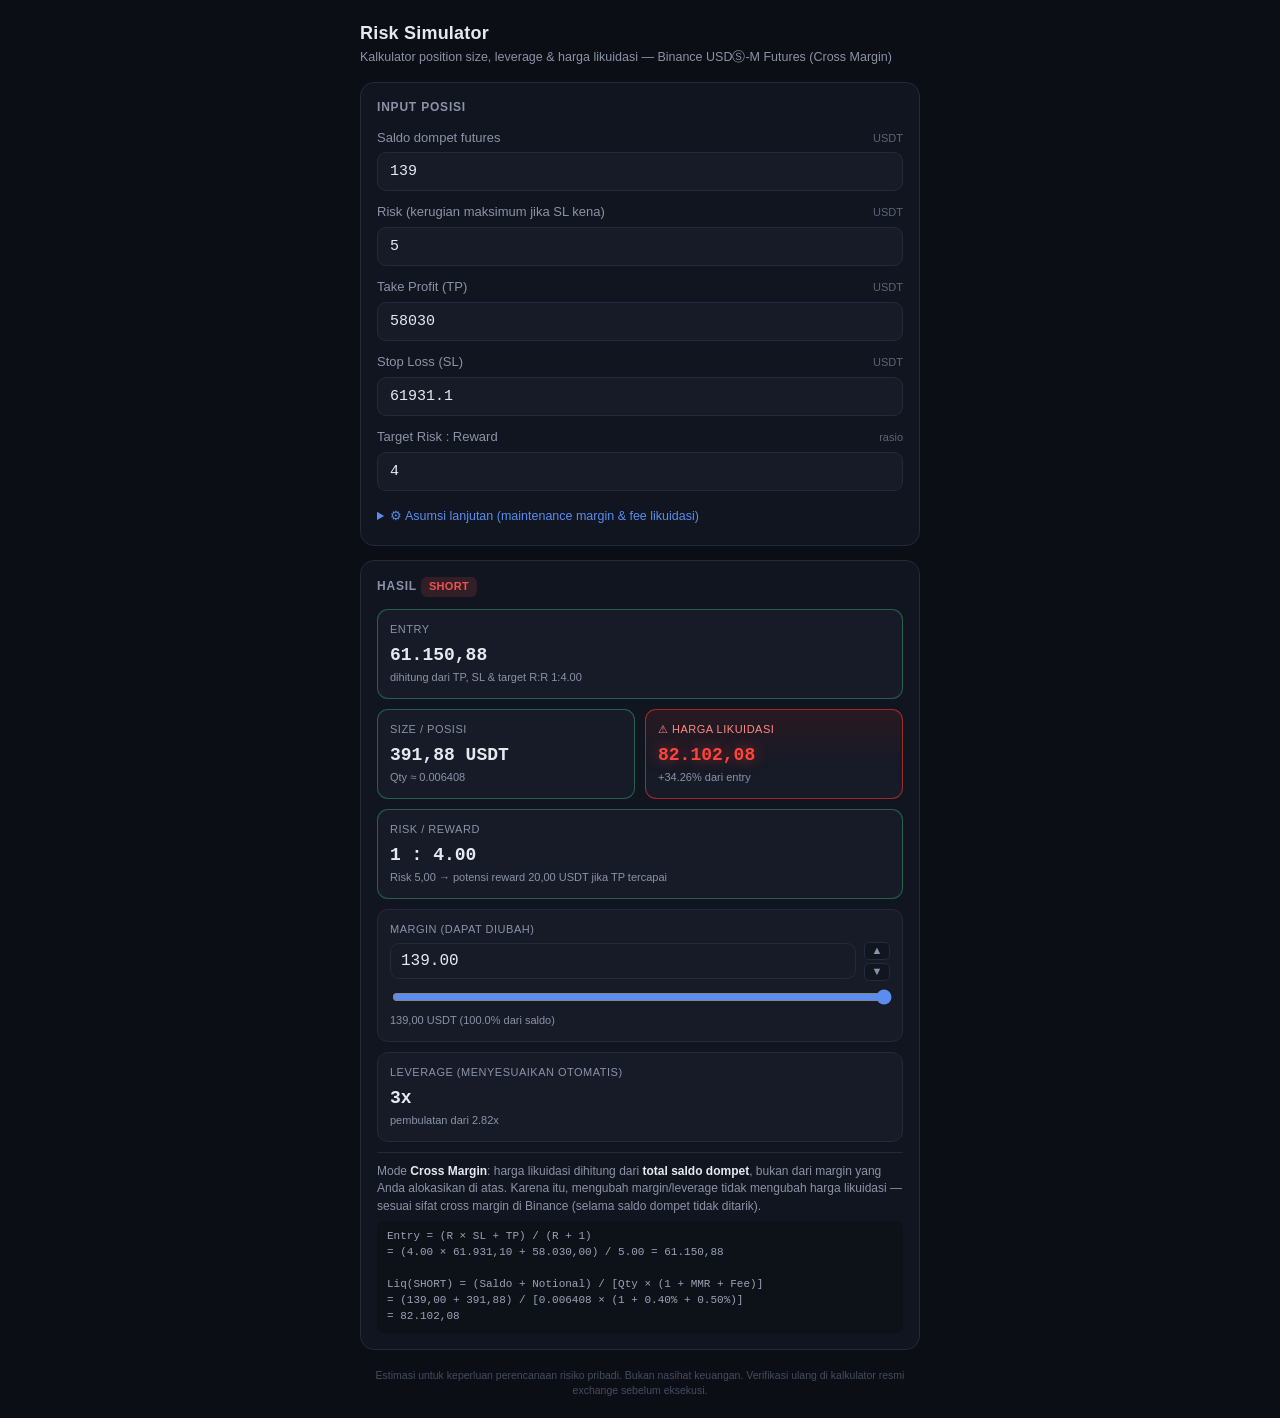
<file: risk-simulator/index.html>
<!DOCTYPE html>
<html lang="id">
<head>
<meta charset="UTF-8">
<meta name="viewport" content="width=device-width, initial-scale=1.0">
<title>Risk Simulator — Futures Trading</title>
<style>
  :root{
    --bg:#0b0e14;
    --panel:#11151f;
    --panel2:#161b27;
    --border:#232a3a;
    --text:#e6e9f0;
    --muted:#8b93a7;
    --accent:#3ddc97;
    --accent2:#5b8def;
    --danger:#ef5350;
    --warn:#f2b84b;
    --mono:'SFMono-Regular',Consolas,'Liberation Mono',Menlo,monospace;
  }
  *{box-sizing:border-box;}
  body{
    margin:0;
    background:var(--bg);
    color:var(--text);
    font-family:-apple-system,BlinkMacSystemFont,'Segoe UI',Roboto,Helvetica,Arial,sans-serif;
    padding:16px;
    line-height:1.45;
  }
  .wrap{max-width:560px;margin:0 auto;}
  h1{
    font-size:18px;
    font-weight:700;
    margin:4px 0 2px;
    letter-spacing:.2px;
  }
  .subtitle{color:var(--muted);font-size:12.5px;margin-bottom:16px;}
  .card{
    background:var(--panel);
    border:1px solid var(--border);
    border-radius:14px;
    padding:16px;
    margin-bottom:14px;
  }
  .card h2{
    font-size:12px;
    text-transform:uppercase;
    letter-spacing:.8px;
    color:var(--muted);
    margin:0 0 12px;
    font-weight:600;
  }
  .field{margin-bottom:12px;}
  .field:last-child{margin-bottom:0;}
  label{
    display:flex;
    justify-content:space-between;
    align-items:baseline;
    font-size:13px;
    color:var(--muted);
    margin-bottom:5px;
  }
  label .unit{color:#5d6478;font-size:11px;}
  input[type="number"], input[type="text"]{
    width:100%;
    background:var(--panel2);
    border:1px solid var(--border);
    color:var(--text);
    padding:10px 12px;
    border-radius:9px;
    font-size:15px;
    font-family:var(--mono);
    outline:none;
    transition:border-color .15s;
  }
  input[type="number"]:focus, input[type="text"]:focus{
    border-color:var(--accent2);
  }
  .dir-row{
    display:flex;
    gap:8px;
    margin-bottom:12px;
  }
  .dir-btn{
    flex:1;
    text-align:center;
    padding:9px 0;
    border-radius:9px;
    border:1px solid var(--border);
    background:var(--panel2);
    color:var(--muted);
    font-size:13px;
    font-weight:600;
  }
  .dir-btn.active.long{border-color:var(--accent);color:var(--accent);background:rgba(61,220,151,0.08);}
  .dir-btn.active.short{border-color:var(--danger);color:var(--danger);background:rgba(239,83,80,0.08);}

  .result-grid{
    display:grid;
    grid-template-columns:1fr 1fr;
    gap:10px;
  }
  .result-box{
    background:var(--panel2);
    border:1px solid var(--border);
    border-radius:11px;
    padding:12px;
  }
  .result-box.static{border-color:rgba(61,220,151,0.35);}
  .result-box .rlabel{
    font-size:11px;
    color:var(--muted);
    text-transform:uppercase;
    letter-spacing:.5px;
    display:flex;
    align-items:center;
    gap:5px;
    margin-bottom:4px;
  }
  .pin{
    font-size:9px;
    background:rgba(61,220,151,0.15);
    color:var(--accent);
    border:1px solid rgba(61,220,151,0.4);
    border-radius:5px;
    padding:1px 5px;
    letter-spacing:0;
    text-transform:none;
  }
  .rvalue{
    font-family:var(--mono);
    font-size:18px;
    font-weight:700;
  }
  .rsub{font-size:11px;color:var(--muted);margin-top:2px;}

  .editable-row{
    display:flex;
    align-items:center;
    gap:8px;
  }
  .editable-row input{
    font-size:16px;
    padding:8px 10px;
  }
  .stepper{
    display:flex;
    flex-direction:column;
    gap:3px;
  }
  .stepper button{
    width:26px;height:18px;
    background:var(--panel);
    border:1px solid var(--border);
    color:var(--muted);
    border-radius:5px;
    font-size:11px;
    line-height:1;
    cursor:pointer;
  }
  input[type="range"]{
    width:100%;
    margin-top:8px;
    accent-color:var(--accent2);
  }

  .badge{
    display:inline-block;
    font-size:11px;
    padding:2px 8px;
    border-radius:6px;
    font-weight:700;
    letter-spacing:.3px;
  }
  .badge.long{background:rgba(61,220,151,0.15);color:var(--accent);}
  .badge.short{background:rgba(239,83,80,0.15);color:var(--danger);}

  .warn-box{
    background:rgba(242,184,75,0.08);
    border:1px solid rgba(242,184,75,0.35);
    color:#f2b84b;
    border-radius:10px;
    padding:10px 12px;
    font-size:12.5px;
    margin-top:10px;
    display:none;
  }

  /* ===== Popup peringatan kritis: risiko likuidasi sebelum SL kena ===== */
  .liq-danger-overlay{
    position:fixed;
    inset:0;
    background:rgba(0,0,0,0.72);
    display:none;
    align-items:center;
    justify-content:center;
    z-index:999;
    padding:18px;
    backdrop-filter:blur(1px);
  }
  .liq-danger-overlay.show{display:flex;}
  .liq-danger-box{
    width:100%;
    max-width:480px;
    background:#1a0d0d;
    border:2px solid #ff3b30;
    border-radius:16px;
    padding:20px 18px;
    box-shadow:0 0 0 4px rgba(255,59,48,0.12), 0 8px 30px rgba(0,0,0,0.5);
    animation:liqPulse 1.4s ease-in-out infinite;
  }
  @keyframes liqPulse{
    0%,100%{box-shadow:0 0 0 4px rgba(255,59,48,0.12), 0 8px 30px rgba(0,0,0,0.5);}
    50%{box-shadow:0 0 0 9px rgba(255,59,48,0.22), 0 8px 30px rgba(0,0,0,0.5);}
  }
  .liq-danger-title{
    color:#ff453a;
    font-weight:800;
    font-size:16px;
    letter-spacing:.3px;
    margin-bottom:10px;
    display:flex;
    align-items:center;
    gap:8px;
  }
  .liq-danger-body{
    color:#ffd9d6;
    font-size:13.5px;
    line-height:1.55;
    margin-bottom:14px;
  }
  .liq-danger-body b{color:#fff;}
  .liq-fix-list{
    list-style:none;
    margin:0 0 14px;
    padding:0;
    display:flex;
    flex-direction:column;
    gap:8px;
  }
  .liq-fix-list li{
    background:rgba(255,59,48,0.08);
    border:1px solid rgba(255,59,48,0.3);
    border-radius:9px;
    padding:9px 11px;
    font-size:13px;
    color:#ffe8e6;
  }
  .liq-fix-list li .lbl{color:#ff8a85;font-size:11px;text-transform:uppercase;letter-spacing:.4px;display:block;margin-bottom:2px;}
  .liq-fix-list li b{color:#fff;font-family:var(--mono);}
  .liq-danger-actions{
    display:flex;
    justify-content:flex-end;
  }
  .liq-danger-actions button{
    background:#ff3b30;
    color:#fff;
    border:none;
    border-radius:9px;
    padding:9px 18px;
    font-size:13.5px;
    font-weight:700;
    cursor:pointer;
  }
  .liq-danger-actions button:active{background:#d6291f;}

  /* ===== Harga likuidasi: merah menyala, jadi fokus visual utama ===== */
  .result-box.liq-box{
    border-color:rgba(255,59,48,0.55);
    background:linear-gradient(180deg, rgba(255,59,48,0.10), var(--panel2) 65%);
  }
  .result-box.liq-box .rlabel{color:#ff8a85;}
  .result-box.liq-box .rvalue{
    color:#ff453a;
    text-shadow:0 0 14px rgba(255,69,58,0.55);
  }
  .result-box.liq-box.danger{
    border-color:#ff3b30;
    box-shadow:0 0 0 1px rgba(255,59,48,0.4), 0 0 18px rgba(255,59,48,0.35);
    animation:liqBoxPulse 1.6s ease-in-out infinite;
  }
  @keyframes liqBoxPulse{
    0%,100%{box-shadow:0 0 0 1px rgba(255,59,48,0.4), 0 0 18px rgba(255,59,48,0.35);}
    50%{box-shadow:0 0 0 1px rgba(255,59,48,0.6), 0 0 28px rgba(255,59,48,0.55);}
  }
  /* Kondisi aman: liq <= 0, harga tak mungkin tembus negatif -> tampilkan hijau */
  .result-box.liq-box.safe{
    border-color:rgba(61,220,151,0.45);
    background:linear-gradient(180deg, rgba(61,220,151,0.10), var(--panel2) 65%);
    animation:none;
    box-shadow:none;
  }
  .result-box.liq-box.safe .rlabel{color:var(--accent);}
  .result-box.liq-box.safe .rvalue{
    color:var(--accent);
    text-shadow:0 0 10px rgba(61,220,151,0.45);
  }
  .err-box{
    background:rgba(239,83,80,0.08);
    border:1px solid rgba(239,83,80,0.35);
    color:#ff8a85;
    border-radius:10px;
    padding:10px 12px;
    font-size:12.5px;
    margin-top:10px;
    display:none;
  }

  details.adv{
    margin-top:4px;
  }
  details.adv summary{
    cursor:pointer;
    font-size:12.5px;
    color:var(--accent2);
    user-select:none;
    padding:4px 0;
  }
  .adv-grid{
    display:grid;
    grid-template-columns:1fr 1fr;
    gap:10px;
    margin-top:10px;
  }
  .note{
    font-size:11.5px;
    color:#5d6478;
    margin-top:10px;
    border-top:1px dashed var(--border);
    padding-top:10px;
  }
  .formula{
    font-family:var(--mono);
    font-size:11px;
    color:#9aa3b8;
    background:#0d1118;
    border-radius:7px;
    padding:8px 10px;
    margin-top:6px;
    overflow-x:auto;
    white-space:pre;
  }
  .liq-line{
    margin-top:10px;
    padding-top:10px;
    border-top:1px solid var(--border);
    font-size:12px;
    color:var(--muted);
  }
  .liq-line b{color:var(--text);}
  footer{
    text-align:center;
    color:#454c5f;
    font-size:10.5px;
    margin:18px 0 4px;
  }
</style>
</head>
<body>
<div class="wrap">
  <h1>Risk Simulator</h1>
  <div class="subtitle">Kalkulator position size, leverage &amp; harga likuidasi — Binance USDⓈ-M Futures (Cross Margin)</div>

  <div class="card">
    <h2>Input Posisi</h2>
    <div class="field">
      <label>Saldo dompet futures <span class="unit">USDT</span></label>
      <input type="number" id="saldo" inputmode="decimal" placeholder="contoh: 139" value="139">
    </div>
    <div class="field">
      <label>Risk (kerugian maksimum jika SL kena) <span class="unit">USDT</span></label>
      <input type="number" id="risk" inputmode="decimal" placeholder="contoh: 5" value="5">
    </div>
    <div class="field">
      <label>Take Profit (TP) <span class="unit">USDT</span></label>
      <input type="number" id="tp" inputmode="decimal" placeholder="contoh: 58030" value="58030">
    </div>
    <div class="field">
      <label>Stop Loss (SL) <span class="unit">USDT</span></label>
      <input type="number" id="sl" inputmode="decimal" placeholder="contoh: 61931.1" value="61931.1">
    </div>
    <div class="field">
      <label>Target Risk : Reward <span class="unit">rasio</span></label>
      <input type="number" id="rrTarget" inputmode="decimal" step="0.1" placeholder="contoh: 4" value="4">
    </div>

    <details class="adv">
      <summary>⚙ Asumsi lanjutan (maintenance margin &amp; fee likuidasi)</summary>
      <div class="adv-grid">
        <div class="field">
          <label>Maintenance Margin Rate <span class="unit">%</span></label>
          <input type="number" id="mmr" inputmode="decimal" step="0.01" value="0.4">
        </div>
        <div class="field">
          <label>Liquidation clearance fee <span class="unit">%</span></label>
          <input type="number" id="liqfee" inputmode="decimal" step="0.01" value="0.5">
        </div>
      </div>
      <div class="note" style="margin-top:8px;">
        Default 0.4% mengikuti tier maintenance margin terendah Binance untuk notional kecil; 0.5% adalah perkiraan tengah dari liquidation clearance fee terdokumentasi (berkisar ~0.5%–1.5% tergantung kontrak &amp; tier). Sesuaikan jika Anda punya data tier yang lebih presisi untuk pair yang ditradingkan.
      </div>
    </details>

    <div id="errBox" class="err-box"></div>
  </div>

  <div class="card">
    <h2>Hasil <span id="dirBadge" class="badge long">LONG</span></h2>

    <div class="result-box static" style="margin-bottom:10px;">
      <div class="rlabel">Entry</div>
      <div class="rvalue" id="outEntry">—</div>
      <div class="rsub" id="outEntryDetail">dihitung dari TP, SL &amp; target R:R</div>
    </div>

    <div class="result-grid">
      <div class="result-box static">
        <div class="rlabel">Size / Posisi</div>
        <div class="rvalue" id="outSize">—</div>
        <div class="rsub" id="outQty">—</div>
      </div>
      <div class="result-box static liq-box" id="liqBox">
        <div class="rlabel">⚠ Harga Likuidasi</div>
        <div class="rvalue" id="outLiq">—</div>
        <div class="rsub" id="outLiqDist">—</div>
      </div>
    </div>

    <div class="result-box static" style="margin-top:10px;">
      <div class="rlabel">Risk / Reward</div>
      <div class="rvalue" id="outRR">—</div>
      <div class="rsub" id="outRRDetail">—</div>
    </div>

    <div class="result-box" style="margin-top:10px;">
      <div class="rlabel">Margin (dapat diubah)</div>
      <div class="editable-row">
        <input type="number" id="marginInput" inputmode="decimal" step="0.01">
        <div class="stepper">
          <button type="button" id="marginUp">▲</button>
          <button type="button" id="marginDown">▼</button>
        </div>
      </div>
      <input type="range" id="marginSlider" min="0" max="100" step="0.1">
      <div class="rsub" id="marginHint">—</div>
    </div>

    <div class="result-box" style="margin-top:10px;">
      <div class="rlabel">Leverage (menyesuaikan otomatis)</div>
      <div class="rvalue" id="outLev">—</div>
      <div class="rsub" id="outLevExact">—</div>
    </div>

    <div id="warnBox" class="warn-box"></div>

    <div class="liq-line">
      Mode <b>Cross Margin</b>: harga likuidasi dihitung dari <b>total saldo dompet</b>, bukan dari margin yang Anda alokasikan di atas. Karena itu, mengubah margin/leverage tidak mengubah harga likuidasi — sesuai sifat cross margin di Binance (selama saldo dompet tidak ditarik).
      <div class="formula" id="formulaBox"></div>
    </div>
  </div>

  <footer>
    Estimasi untuk keperluan perencanaan risiko pribadi. Bukan nasihat keuangan. Verifikasi ulang di kalkulator resmi exchange sebelum eksekusi.
  </footer>
</div>

<div class="liq-danger-overlay" id="liqDangerOverlay">
  <div class="liq-danger-box">
    <div class="liq-danger-title">⚠️ PERINGATAN — RISIKO TERLIKUIDASI SEBELUM SL</div>
    <div class="liq-danger-body">
      Dengan input saat ini, harga <b>likuidasi</b> Anda akan tersentuh <b>lebih dulu</b> daripada harga <b>Stop Loss</b>. Artinya Anda akan kena <b>force liquidation</b> oleh exchange sebelum SL Anda sempat tereksekusi — kerugian riil bisa jauh lebih besar dari risk yang Anda rencanakan.
    </div>
    <ul class="liq-fix-list" id="liqFixList"></ul>
    <div class="liq-danger-actions">
      <button type="button" id="liqDangerClose">Saya mengerti</button>
    </div>
  </div>
</div>

<script>
(function(){
  const els = {
    saldo: document.getElementById('saldo'),
    risk: document.getElementById('risk'),
    tp: document.getElementById('tp'),
    sl: document.getElementById('sl'),
    rrTarget: document.getElementById('rrTarget'),
    mmr: document.getElementById('mmr'),
    liqfee: document.getElementById('liqfee'),
    dirBadge: document.getElementById('dirBadge'),
    outEntry: document.getElementById('outEntry'),
    outEntryDetail: document.getElementById('outEntryDetail'),
    outSize: document.getElementById('outSize'),
    outQty: document.getElementById('outQty'),
    outLiq: document.getElementById('outLiq'),
    outLiqDist: document.getElementById('outLiqDist'),
    outRR: document.getElementById('outRR'),
    outRRDetail: document.getElementById('outRRDetail'),
    marginInput: document.getElementById('marginInput'),
    marginSlider: document.getElementById('marginSlider'),
    marginHint: document.getElementById('marginHint'),
    marginUp: document.getElementById('marginUp'),
    marginDown: document.getElementById('marginDown'),
    outLev: document.getElementById('outLev'),
    outLevExact: document.getElementById('outLevExact'),
    warnBox: document.getElementById('warnBox'),
    errBox: document.getElementById('errBox'),
    formulaBox: document.getElementById('formulaBox'),
    liqBox: document.getElementById('liqBox'),
    liqDangerOverlay: document.getElementById('liqDangerOverlay'),
    liqFixList: document.getElementById('liqFixList'),
    liqDangerClose: document.getElementById('liqDangerClose'),
  };

  const MAX_LEVERAGE = 125;
  let state = {
    notional: null,
    quantity: null,
    saldo: null,
    direction: null,
    marginManuallySet: false,
  };

  function fmt(n, decimals){
    if(n === null || n === undefined || isNaN(n)) return '—';
    return n.toLocaleString('id-ID', {minimumFractionDigits: decimals, maximumFractionDigits: decimals});
  }

  function fmtPrice(n){
    if(n === null || n === undefined || isNaN(n)) return '—';
    const decimals = n < 10 ? 6 : n < 1000 ? 4 : 2;
    return n.toLocaleString('id-ID', {minimumFractionDigits: decimals, maximumFractionDigits: decimals});
  }

  function showError(msg){
    els.errBox.textContent = msg;
    els.errBox.style.display = msg ? 'block' : 'none';
  }

  function showWarn(msg){
    els.warnBox.textContent = msg;
    els.warnBox.style.display = msg ? 'block' : 'none';
  }

  function calculate(){
    const saldo = parseFloat(els.saldo.value);
    const risk = parseFloat(els.risk.value);
    const tp = parseFloat(els.tp.value);
    const sl = parseFloat(els.sl.value);
    const rrTarget = parseFloat(els.rrTarget.value);
    const mmr = parseFloat(els.mmr.value) / 100;
    const liqfee = parseFloat(els.liqfee.value) / 100;

    showError('');
    showWarn('');

    if([saldo, risk, tp, sl, rrTarget].some(v => isNaN(v) || v <= 0)){
      showError('Lengkapi semua input dengan angka positif terlebih dahulu.');
      resetOutputs();
      return;
    }
    if(tp === sl){
      showError('TP dan SL tidak boleh sama.');
      resetOutputs();
      return;
    }

    // Arah posisi ditentukan dari posisi TP vs SL
    const direction = tp < sl ? 'short' : 'long';

    // Entry = titik pembagi segmen TP–SL sesuai target R:R
    // jarak(TP, Entry) : jarak(Entry, SL) = rrTarget : 1
    const entry = (rrTarget * sl + tp) / (rrTarget + 1);

    const slDistance = Math.abs(entry - sl);
    const notional = (risk * entry) / slDistance; // Size dalam USDT
    const quantity = notional / entry; // jumlah koin/kontrak

    state.notional = notional;
    state.quantity = quantity;
    state.saldo = saldo;
    state.direction = direction;
    state.mmr = mmr;
    state.liqfee = liqfee;
    state.entry = entry;

    // Harga likuidasi — cross margin, posisi tunggal, equity = saldo dompet penuh
    let liq;
    if(direction === 'short'){
      liq = (saldo + notional) / (quantity * (1 + mmr + liqfee));
    } else {
      liq = (notional - saldo) / (quantity * (1 - mmr - liqfee));
    }

    // Render badge arah
    els.dirBadge.textContent = direction === 'short' ? 'SHORT' : 'LONG';
    els.dirBadge.className = 'badge ' + direction;

    // Render entry (statis, hasil dari TP/SL/RR)
    els.outEntry.textContent = fmtPrice(entry);
    els.outEntryDetail.textContent = 'dihitung dari TP, SL & target R:R 1:' + rrTarget.toFixed(2);

    // Render size (statis)
    els.outSize.textContent = fmt(notional, 2) + ' USDT';
    els.outQty.textContent = 'Qty ≈ ' + quantity.toFixed(6);

    // Render liquidation (statis)
    // Liq negatif = harga harus turun di bawah 0 untuk likuidasi -> mustahil terjadi,
    // artinya posisi ini AMAN dari likuidasi (saldo jauh melebihi risiko maksimum size ini).
    const liqIsSafe = liq <= 0;
    if(liqIsSafe){
      els.outLiq.textContent = fmtPrice(0);
      els.outLiqDist.textContent = 'Aman dari likuidasi (saldo > risiko maksimum)';
      els.liqBox.classList.add('safe');
    } else {
      els.outLiq.textContent = fmtPrice(liq);
      const distPct = ((liq - entry) / entry * 100);
      els.outLiqDist.textContent = (distPct >= 0 ? '+' : '') + distPct.toFixed(2) + '% dari entry';
      els.liqBox.classList.remove('safe');
    }

    // Risk / Reward — karena Entry diturunkan dari rrTarget, rasio aktual akan selalu = rrTarget.
    // Ditampilkan ulang di sini sebagai konfirmasi/verifikasi, bukan hitungan independen.
    const reward = risk * rrTarget; // potensi profit dalam USDT jika TP kena
    els.outRR.textContent = '1 : ' + rrTarget.toFixed(2);
    els.outRRDetail.textContent = 'Risk ' + fmt(risk,2) + ' → potensi reward ' + fmt(reward,2) + ' USDT jika TP tercapai';

    // Validasi liq price masuk akal (liq negatif TIDAK lagi dianggap warning — itu kondisi aman)
    if(!liqIsSafe && direction === 'short' && liq <= entry){
      showWarn('Hasil tidak normal untuk SHORT (likuidasi harus di atas entry). Periksa kembali input Anda.');
    } else if(!liqIsSafe && direction === 'long' && liq >= entry){
      showWarn('Hasil tidak normal untuk LONG (likuidasi harus di bawah entry). Periksa kembali input Anda.');
    }

    // ===== Cek kritis: apakah harga likuidasi akan tersentuh SEBELUM SL? =====
    checkLiquidationBeforeSL({saldo, risk, tp, sl, rrTarget, mmr, liqfee, direction, liq});

    // Formula reference text
    if(direction === 'short'){
      els.formulaBox.textContent =
        'Entry = (R × SL + TP) / (R + 1)\n' +
        `= (${rrTarget.toFixed(2)} × ${fmt(sl,2)} + ${fmt(tp,2)}) / ${(rrTarget+1).toFixed(2)} = ${fmtPrice(entry)}\n\n` +
        'Liq(SHORT) = (Saldo + Notional) / [Qty × (1 + MMR + Fee)]\n' +
        `= (${fmt(saldo,2)} + ${fmt(notional,2)}) / [${quantity.toFixed(6)} × (1 + ${(mmr*100).toFixed(2)}% + ${(liqfee*100).toFixed(2)}%)]\n` +
        `= ${fmtPrice(liq)}`;
    } else {
      els.formulaBox.textContent =
        'Entry = (R × SL + TP) / (R + 1)\n' +
        `= (${rrTarget.toFixed(2)} × ${fmt(sl,2)} + ${fmt(tp,2)}) / ${(rrTarget+1).toFixed(2)} = ${fmtPrice(entry)}\n\n` +
        'Liq(LONG) = (Notional − Saldo) / [Qty × (1 − MMR − Fee)]\n' +
        `= (${fmt(notional,2)} − ${fmt(saldo,2)}) / [${quantity.toFixed(6)} × (1 − ${(mmr*100).toFixed(2)}% − ${(liqfee*100).toFixed(2)}%)]\n` +
        `= ${fmtPrice(liq)}`;
    }

    // Set margin slider range mengikuti saldo & notional, lalu render margin/leverage
    setupMarginRange();
    if(!state.marginManuallySet){
      els.marginInput.value = saldo.toFixed(2);
    }
    renderMarginLeverage();
  }

  function setupMarginRange(){
    const minMargin = state.notional / MAX_LEVERAGE;
    els.marginSlider.min = minMargin.toFixed(4);
    els.marginSlider.max = state.saldo.toFixed(4);
    els.marginSlider.step = Math.max((state.saldo - minMargin) / 200, 0.01).toFixed(4);
    if(!state.marginManuallySet){
      els.marginSlider.value = state.saldo.toFixed(4);
    }
  }

  function renderMarginLeverage(){
    if(state.notional === null) return;
    let margin = parseFloat(els.marginInput.value);
    const minMargin = state.notional / MAX_LEVERAGE;

    if(isNaN(margin) || margin <= 0){
      margin = state.saldo;
    }
    if(margin > state.saldo){
      margin = state.saldo;
      els.marginInput.value = margin.toFixed(2);
    }
    if(margin < minMargin){
      margin = minMargin;
      els.marginInput.value = margin.toFixed(2);
    }

    els.marginSlider.value = margin.toFixed(4);

    const levExact = state.notional / margin;
    const levRounded = Math.ceil(levExact);

    els.outLev.textContent = levRounded + 'x';
    els.outLevExact.textContent = 'pembulatan dari ' + levExact.toFixed(2) + 'x';

    const pctOfSaldo = (margin / state.saldo * 100);
    els.marginHint.textContent = fmt(margin,2) + ' USDT (' + pctOfSaldo.toFixed(1) + '% dari saldo)';

    if(levRounded > MAX_LEVERAGE){
      showWarn('Leverage yang dibutuhkan melebihi 125x. Naikkan margin atau perbesar saldo.');
    } else if(margin >= minMargin && state.warnPersist !== true){
      // clear margin-specific warning only if it was about leverage cap, biarkan warning lain (liq) tetap
    }
  }

  function onMarginInputChange(){
    state.marginManuallySet = true;
    renderMarginLeverage();
  }

  function onMarginSliderChange(){
    els.marginInput.value = parseFloat(els.marginSlider.value).toFixed(2);
    state.marginManuallySet = true;
    renderMarginLeverage();
  }

  function step(delta){
    let v = parseFloat(els.marginInput.value) || 0;
    v = Math.max(0, v + delta);
    els.marginInput.value = v.toFixed(2);
    state.marginManuallySet = true;
    renderMarginLeverage();
  }

  // ===================================================================
  // Deteksi: apakah harga LIKUIDASI akan tersentuh lebih dulu daripada SL?
  // Jika ya -> tampilkan popup peringatan dengan saran perbaikan dinamis.
  //
  // Basis matematis (cross margin, posisi tunggal):
  //   entry   = (R*sl + tp) / (R+1)
  //   slDist  = |entry - sl|
  //   notional= risk*entry/slDist ; qty = notional/entry
  //   SHORT -> liq = (saldo+notional) / (qty*(1+mmr+fee))   ; bahaya jika liq <= sl
  //   LONG  -> liq = (notional-saldo) / (qty*(1-mmr-fee))   ; bahaya jika liq >= sl
  //
  // Untuk tiap arah, batas aman (liq == sl) diselesaikan secara aljabar
  // terhadap saldo, risk, dan R secara terpisah (dua variabel lain tetap).
  // ===================================================================
  function checkLiquidationBeforeSL({saldo, risk, tp, sl, rrTarget, mmr, liqfee, direction, liq}){
    const R = rrTarget;
    const k = (R + 1) * sl * (mmr + liqfee); // suku gabungan MMR+fee yang sudah diskalakan
    let isDanger = false;

    // Liq <= 0 berarti harga harus tembus di bawah nol untuk terlikuidasi — mustahil
    // secara fisik. Posisi ini selalu AMAN dari likuidasi, terlepas dari arah/SL.
    if(liq <= 0){
      isDanger = false;
    } else if(direction === 'short'){
      isDanger = liq <= sl;
    } else {
      isDanger = liq >= sl;
    }

    if(!isDanger){
      hideLiqDanger();
      els.liqBox.classList.remove('danger');
      return;
    }

    els.liqBox.classList.add('danger');

    const fixes = [];

    if(direction === 'short'){
      // saldo_min: saldo*(sl-tp) harus >= risk*(k + sl - tp)  [denom>0 karena sl>tp]
      const saldoMin = risk * (k + (sl - tp)) / (sl - tp);
      if(isFinite(saldoMin) && saldoMin > saldo){
        fixes.push({label:'Ubah saldo ke minimal', value: fmt(saldoMin, 2) + ' USDT'});
      }

      // risk_max: risk <= saldo*(sl-tp) / (k + sl - tp)
      const riskMax = saldo * (sl - tp) / (k + (sl - tp));
      if(isFinite(riskMax) && riskMax > 0 && riskMax < risk){
        fixes.push({label:'Atau ubah Risk maksimal', value: fmt(riskMax, 2) + ' USDT'});
      }

      // R_min: dari liq(R)==sl, solusi rasional. Hanya valid jika menyelamatkan posisi
      // (karena saat R→∞, liq_short → sl/(1+mmr+fee); bila batas itu sendiri sudah
      // di sisi bahaya untuk saldo & risk saat ini, TIDAK ADA nilai R yang menyelamatkan,
      // sehingga saran ini disembunyikan via verifikasi numerik di bawah).
      const RMinNumer = (-(liqfee*risk*sl) - (mmr*risk*sl) - (risk*sl) + (risk*tp) + (saldo*sl) - (saldo*tp));
      const RMinDenom = (risk*sl*(liqfee+mmr));
      const RMin = RMinDenom !== 0 ? RMinNumer / RMinDenom : NaN;
      if(isFinite(RMin) && RMin > 0 && RMin > R){
        // verifikasi ulang dengan numerik agar konsisten dgn formula liq aktual
        const verifyEntry = (RMin*sl+tp)/(RMin+1);
        const verifySlDist = sl - verifyEntry;
        const verifyNotional = risk*verifyEntry/verifySlDist;
        const verifyQty = verifyNotional/verifyEntry;
        const verifyLiq = (saldo+verifyNotional)/(verifyQty*(1+mmr+liqfee));
        if(verifyLiq > sl + 1e-9){
          fixes.push({label:'Atau ubah Target Risk:Reward minimal', value: RMin.toFixed(2)});
        }
      }
    } else {
      // LONG
      // saldo_min: agar liq < sl (aman), saldo harus >= batas ini
      const saldoMin = risk * ((sl - tp) - k) / (sl - tp); // denom (sl-tp) negatif untuk long (tp>sl)
      if(isFinite(saldoMin) && saldoMin > saldo){
        fixes.push({label:'Ubah saldo ke minimal', value: fmt(saldoMin, 2) + ' USDT'});
      }

      const riskMax = saldo * (sl - tp) / ((sl - tp) - k);
      if(isFinite(riskMax) && riskMax > 0 && riskMax < risk){
        fixes.push({label:'Atau ubah Risk maksimal', value: fmt(riskMax, 2) + ' USDT'});
      }

      const RMinNumer = (-(liqfee*risk*sl) - (mmr*risk*sl) + (risk*sl) - (risk*tp) - (saldo*sl) + (saldo*tp));
      const RMinDenom = (risk*sl*(liqfee+mmr));
      const RMin = RMinDenom !== 0 ? RMinNumer / RMinDenom : NaN;
      if(isFinite(RMin) && RMin > 0 && RMin > R){
        const verifyEntry = (RMin*sl+tp)/(RMin+1);
        const verifySlDist = verifyEntry - sl;
        const verifyNotional = risk*verifyEntry/verifySlDist;
        const verifyQty = verifyNotional/verifyEntry;
        const verifyLiq = (verifyNotional-saldo)/(verifyQty*(1-mmr-liqfee));
        if(verifyLiq < sl - 1e-9){
          fixes.push({label:'Atau ubah Target Risk:Reward minimal', value: RMin.toFixed(2)});
        }
      }
    }

    showLiqDanger(fixes);
  }

  let liqDangerShownForState = null;

  function showLiqDanger(fixes){
    els.liqFixList.innerHTML = '';
    if(fixes.length === 0){
      const li = document.createElement('li');
      li.innerHTML = '<span class="lbl">Catatan</span>Kombinasi input ini tidak dapat diamankan hanya dengan menaikkan satu parameter secara wajar — pertimbangkan untuk menurunkan risk secara signifikan dan menaikkan saldo bersamaan.';
      els.liqFixList.appendChild(li);
    } else {
      fixes.forEach(f => {
        const li = document.createElement('li');
        li.innerHTML = '<span class="lbl">' + f.label + '</span><b>' + f.value + '</b>';
        els.liqFixList.appendChild(li);
      });
    }

    // Hanya munculkan ulang popup jika kombinasi input berubah sejak terakhir ditutup
    const stateKey = JSON.stringify(fixes.map(f=>f.value)) + '|' + els.outLiq.textContent;
    if(liqDangerShownForState !== stateKey){
      els.liqDangerOverlay.classList.add('show');
      liqDangerShownForState = stateKey;
    }
  }

  function hideLiqDanger(){
    els.liqDangerOverlay.classList.remove('show');
    liqDangerShownForState = null;
  }

  els.liqDangerClose.addEventListener('click', () => {
    els.liqDangerOverlay.classList.remove('show');
  });

  function resetOutputs(){
    els.liqBox.classList.remove('danger');
    els.liqBox.classList.remove('safe');
    hideLiqDanger();
    state.notional = null;
    els.dirBadge.textContent = '—';
    els.dirBadge.className = 'badge long';
    els.outEntry.textContent = '—';
    els.outEntryDetail.textContent = '—';
    els.outSize.textContent = '—';
    els.outQty.textContent = '—';
    els.outLiq.textContent = '—';
    els.outLiqDist.textContent = '—';
    els.outRR.textContent = '—';
    els.outRRDetail.textContent = '—';
    els.outLev.textContent = '—';
    els.outLevExact.textContent = '—';
    els.marginHint.textContent = '—';
    els.formulaBox.textContent = '';
  }

  [els.saldo, els.risk, els.tp, els.sl, els.rrTarget, els.mmr, els.liqfee].forEach(el => {
    el.addEventListener('input', () => {
      state.marginManuallySet = false;
      calculate();
    });
  });

  els.marginInput.addEventListener('input', onMarginInputChange);
  els.marginSlider.addEventListener('input', onMarginSliderChange);
  els.marginUp.addEventListener('click', () => step(parseFloat(els.marginSlider.step) || 1));
  els.marginDown.addEventListener('click', () => step(-(parseFloat(els.marginSlider.step) || 1)));

  calculate();
})();
</script>
</body>
</html>
</file>
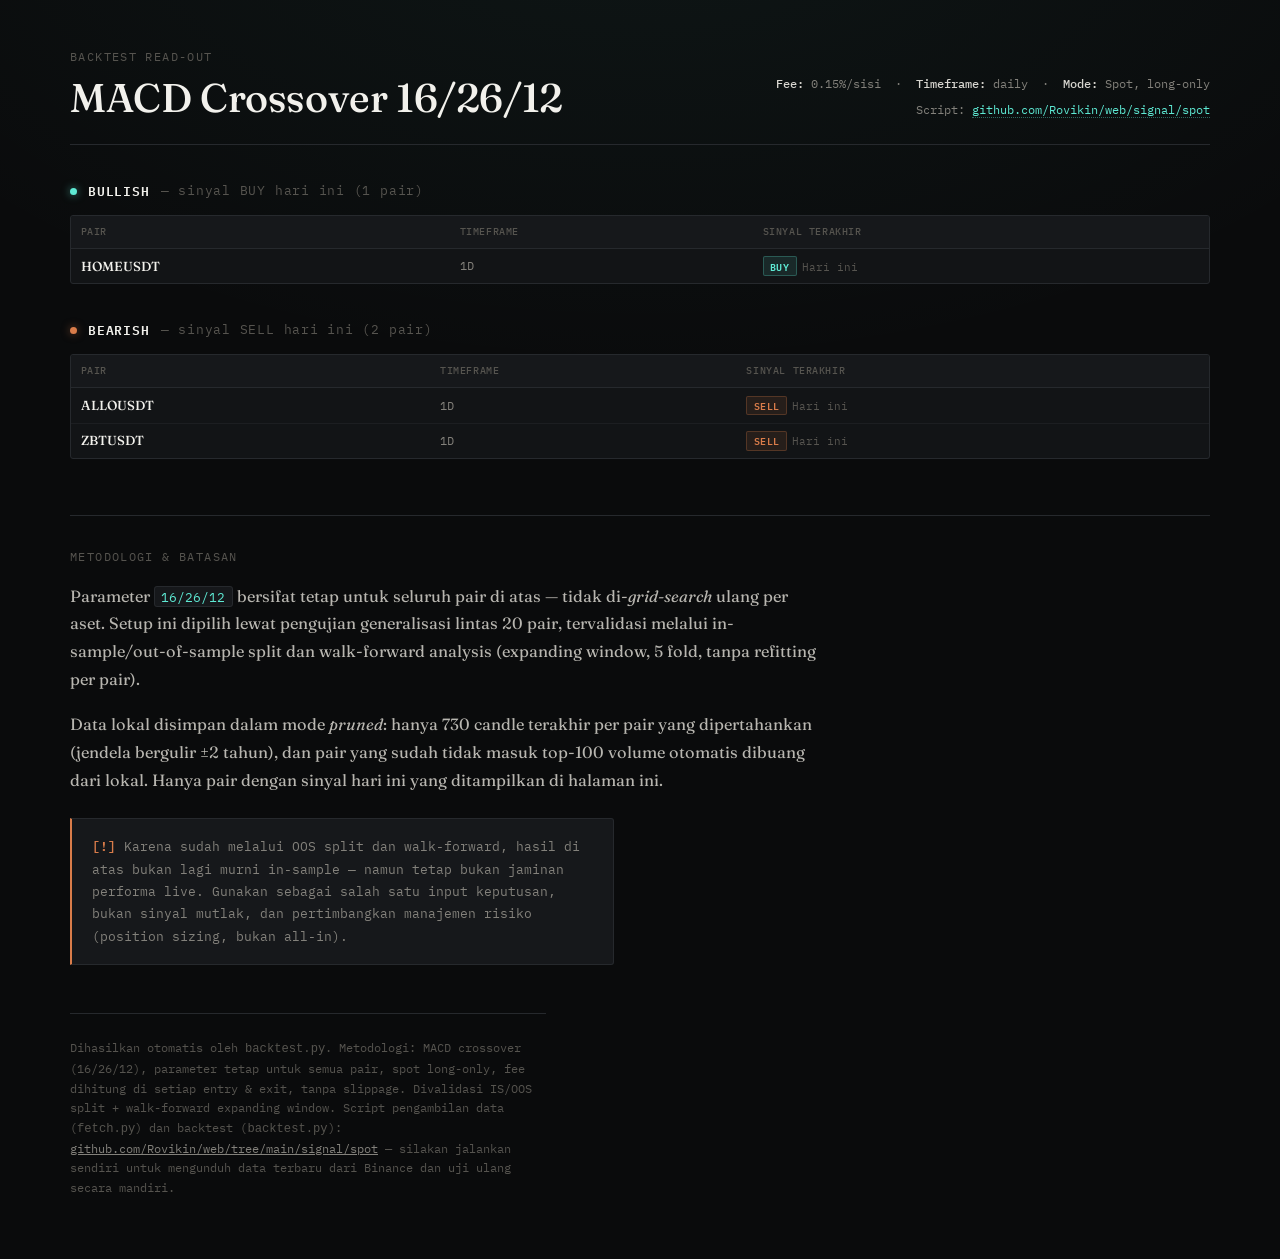
<file: signal/spot/index.html>
<!DOCTYPE html>
<html lang="id">
<head>
<meta charset="UTF-8">
<meta name="viewport" content="width=device-width, initial-scale=1.0">
<title>Hasil Backtest MACD (16/26/12)</title>
<link rel="preconnect" href="https://fonts.googleapis.com">
<link rel="preconnect" href="https://fonts.gstatic.com" crossorigin>
<link href="https://fonts.googleapis.com/css2?family=Fraunces:opsz,wght@9..144,400;9..144,500;9..144,600&family=IBM+Plex+Mono:wght@400;500;600&display=swap" rel="stylesheet">
<style>
:root {
  --bg: #0a0b0c;
  --bg-raised: #121416;
  --bg-card: #16181b;
  --line: #26292d;
  --line-soft: #1c1e21;
  --text: #d8d6d0;
  --text-muted: #83817b;
  --text-dim: #56544f;
  --serif: 'Fraunces', Georgia, serif;
  --mono: 'IBM Plex Mono', ui-monospace, 'SF Mono', Menlo, monospace;
  --buy: #5eead4;
  --buy-dim: rgba(94, 234, 212, 0.10);
  --sell: #d97c4a;
  --sell-dim: rgba(217, 124, 74, 0.10);
  --sig: #8a8f98;
}

* { box-sizing: border-box; }

body {
  margin: 0;
  background: var(--bg);
  background-image:
    radial-gradient(ellipse 900px 500px at 50% -10%, rgba(94, 234, 212, 0.05), transparent);
  color: var(--text);
  font-family: var(--mono);
  font-size: 14px;
  line-height: 1.6;
  -webkit-font-smoothing: antialiased;
}

.container { max-width: 1180px; margin: 0 auto; padding: 3rem 1.25rem 4rem; }

/* ---------- Masthead ---------- */
.masthead {
  display: flex; justify-content: space-between; align-items: flex-end;
  flex-wrap: wrap; gap: 1rem 2rem;
  padding-bottom: 1.5rem; margin-bottom: 1.75rem;
  border-bottom: 1px solid var(--line);
}
.masthead .eyebrow {
  font-size: 0.72rem; letter-spacing: 0.12em; text-transform: uppercase;
  color: var(--text-dim); margin-bottom: 0.6rem;
}
.masthead h1 {
  font-family: var(--serif); font-weight: 500; font-optical-sizing: auto;
  font-size: clamp(1.7rem, 4vw, 2.5rem); line-height: 1.1;
  color: #f2f1ec; margin: 0; letter-spacing: -0.01em;
}
.masthead .params {
  text-align: right; font-size: 0.78rem; color: var(--text-muted);
  white-space: nowrap;
}
.masthead .params strong { color: var(--text); font-weight: 500; }
.masthead .params .src { margin-top: 0.35rem; }
.masthead .params a { color: var(--buy); text-decoration: none; border-bottom: 1px dotted rgba(94,234,212,0.4); }
.masthead .params a:hover { border-bottom-style: solid; }

/* ---------- Section labels ---------- */
.section-label {
  display: flex; align-items: center; gap: 0.7rem;
  margin: 2.25rem 0 0.85rem;
  font-size: 0.8rem; letter-spacing: 0.06em;
}
.section-label .dot { width: 7px; height: 7px; border-radius: 50%; flex-shrink: 0; }
.section-label.buy .dot { background: var(--buy); box-shadow: 0 0 8px rgba(94,234,212,0.6); }
.section-label.sell .dot { background: var(--sell); box-shadow: 0 0 8px rgba(217,124,74,0.5); }
.section-label .count {
  color: var(--text-dim); font-weight: 400;
}
.section-label span.label { color: #f2f1ec; font-weight: 600; text-transform: uppercase; }

/* ---------- Table ---------- */
.table-wrap {
  border: 1px solid var(--line); border-radius: 3px;
  background: var(--bg-raised);
  overflow-x: auto; overflow-y: hidden;
  -webkit-overflow-scrolling: touch;
}
table { width: 100%; border-collapse: collapse; min-width: 360px; }
thead th {
  text-align: left; font-weight: 500; font-size: 0.62rem;
  letter-spacing: 0.06em; text-transform: uppercase;
  color: var(--text-dim); padding: 0.5rem 0.6rem;
  border-bottom: 1px solid var(--line); white-space: nowrap;
  background: var(--bg-card);
}
tbody td {
  padding: 0.42rem 0.6rem; border-bottom: 1px solid var(--line-soft);
  white-space: nowrap; font-size: 0.76rem;
}
tbody tr:last-child td { border-bottom: none; }
tbody tr { position: relative; transition: background 0.12s ease; }
tbody tr:hover { background: rgba(255,255,255,0.02); }
td.pair { font-family: var(--serif); font-weight: 500; color: #f2f1ec; font-size: 0.82rem; }
.muted-num { color: var(--text-muted); }

.badge {
  display: inline-block; padding: 0.08rem 0.4rem; border-radius: 2px;
  font-size: 0.6rem; font-weight: 600; letter-spacing: 0.04em;
  border: 1px solid;
}
.signal-buy { background: var(--buy-dim); color: var(--buy); border-color: rgba(94,234,212,0.25); }
.signal-sell { background: var(--sell-dim); color: var(--sell); border-color: rgba(217,124,74,0.25); }
.signal-detail { color: var(--text-dim); font-size: 0.68rem; margin-left: 0.35rem; }
.dash { color: var(--text-dim); }

.empty-note { color: var(--text-muted); font-size: 0.9rem; margin-top: 1.5rem; }

/* ---------- Prose / explanatory section ---------- */
.prose-section {
  margin-top: 3.5rem; padding-top: 2rem; border-top: 1px solid var(--line);
}
.prose-section .eyebrow {
  font-size: 0.72rem; letter-spacing: 0.12em; text-transform: uppercase;
  color: var(--text-dim); margin-bottom: 1rem;
}
.prose-section p {
  font-family: var(--serif); font-size: 1.02rem; line-height: 1.7;
  color: #b8b6b0; max-width: 68ch; margin: 0 0 1.1rem;
}
.prose-section code {
  font-family: var(--mono); background: var(--bg-card); border: 1px solid var(--line);
  border-radius: 3px; padding: 0.05rem 0.4rem; font-size: 0.82em; color: var(--buy);
}
.prose-section a { color: var(--buy); text-decoration: none; border-bottom: 1px dotted rgba(94,234,212,0.4); }
.prose-section a:hover { border-bottom-style: solid; }

.field-note {
  font-family: var(--mono); font-size: 0.82rem; color: var(--text-muted);
  background: var(--bg-card); border: 1px solid var(--line); border-left: 2px solid var(--sell);
  padding: 1rem 1.25rem; border-radius: 0 3px 3px 0; margin: 1.5rem 0; max-width: 68ch;
  line-height: 1.7;
}
.field-note .tag { color: var(--sell); font-weight: 600; }

footer {
  margin-top: 3rem; padding-top: 1.5rem; border-top: 1px solid var(--line);
  color: var(--text-dim); font-size: 0.76rem; max-width: 68ch;
}
footer a { color: var(--text-muted); }

@media (max-width: 640px) {
  .masthead { flex-direction: column; align-items: flex-start; }
  .masthead .params { text-align: left; }
}
</style>
</head>
<body>
<div class="container">

<div class="masthead">
  <div>
    <div class="eyebrow">Backtest Read-Out</div>
    <h1>MACD Crossover 16/26/12</h1>
  </div>
  <div class="params">
    <div><strong>Fee:</strong> 0.15%/sisi &nbsp;·&nbsp; <strong>Timeframe:</strong> daily &nbsp;·&nbsp; <strong>Mode:</strong> Spot, long-only</div>
    <div class="src">Script: <a href="https://github.com/Rovikin/web/tree/main/signal/spot">github.com/Rovikin/web/signal/spot</a></div>
  </div>
</div>

<!-- BACKTEST_RESULTS_START -->
<div class="section-label buy">
<span class="dot"></span><span class="label">Bullish</span>
<span class="count">— sinyal BUY hari ini (1 pair)</span>
</div>
<div class="table-wrap"><table>
<thead><tr><th>Pair</th><th class="tf-col">Timeframe</th><th>Sinyal Terakhir</th></tr></thead>
<tbody>
<tr><td class="pair">HOMEUSDT</td><td class="tf-col muted-num">1D</td><td><span class="badge signal-buy">BUY</span><span class="signal-detail">Hari ini</span></td></tr>
</tbody></table></div>
<div class="section-label sell">
<span class="dot"></span><span class="label">Bearish</span>
<span class="count">— sinyal SELL hari ini (2 pair)</span>
</div>
<div class="table-wrap"><table>
<thead><tr><th>Pair</th><th class="tf-col">Timeframe</th><th>Sinyal Terakhir</th></tr></thead>
<tbody>
<tr class="sell-row"><td class="pair">ALLOUSDT</td><td class="tf-col muted-num">1D</td><td><span class="badge signal-sell">SELL</span><span class="signal-detail">Hari ini</span></td></tr>
<tr class="sell-row"><td class="pair">ZBTUSDT</td><td class="tf-col muted-num">1D</td><td><span class="badge signal-sell">SELL</span><span class="signal-detail">Hari ini</span></td></tr>
</tbody></table></div>
<!-- BACKTEST_RESULTS_END -->

<div class="prose-section">
  <div class="eyebrow">Metodologi &amp; Batasan</div>

  <p>Parameter <code>16/26/12</code> bersifat tetap untuk seluruh pair di atas
  — tidak di-<em>grid-search</em> ulang per aset. Setup ini dipilih lewat pengujian generalisasi lintas
  20 pair, tervalidasi melalui in-sample/out-of-sample split dan walk-forward analysis (expanding window,
  5 fold, tanpa refitting per pair).</p>

  <p>Data lokal disimpan dalam mode <em>pruned</em>: hanya 730 candle terakhir per pair yang dipertahankan
  (jendela bergulir ±2 tahun), dan pair yang sudah tidak masuk top-100 volume otomatis dibuang dari lokal.
  Hanya pair dengan sinyal hari ini yang ditampilkan di halaman ini.</p>

  <div class="field-note">
    <span class="tag">[!]</span> Karena sudah melalui OOS split dan walk-forward, hasil di atas bukan lagi
    murni in-sample — namun tetap bukan jaminan performa live. Gunakan sebagai salah satu input keputusan,
    bukan sinyal mutlak, dan pertimbangkan manajemen risiko (position sizing, bukan all-in).
  </div>
</div>

<footer>
Dihasilkan otomatis oleh <code>backtest.py</code>. Metodologi: MACD crossover (16/26/12),
parameter tetap untuk semua pair, spot long-only, fee dihitung di setiap entry &amp; exit,
tanpa slippage. Divalidasi IS/OOS split + walk-forward expanding window. Script
pengambilan data (<code>fetch.py</code>) dan backtest (<code>backtest.py</code>):
<a href="https://github.com/Rovikin/web/tree/main/signal/spot">github.com/Rovikin/web/tree/main/signal/spot</a>
— silakan jalankan sendiri untuk mengunduh data terbaru dari Binance dan uji ulang secara mandiri.
</footer>

</div>
</body>
</html>
</file>
